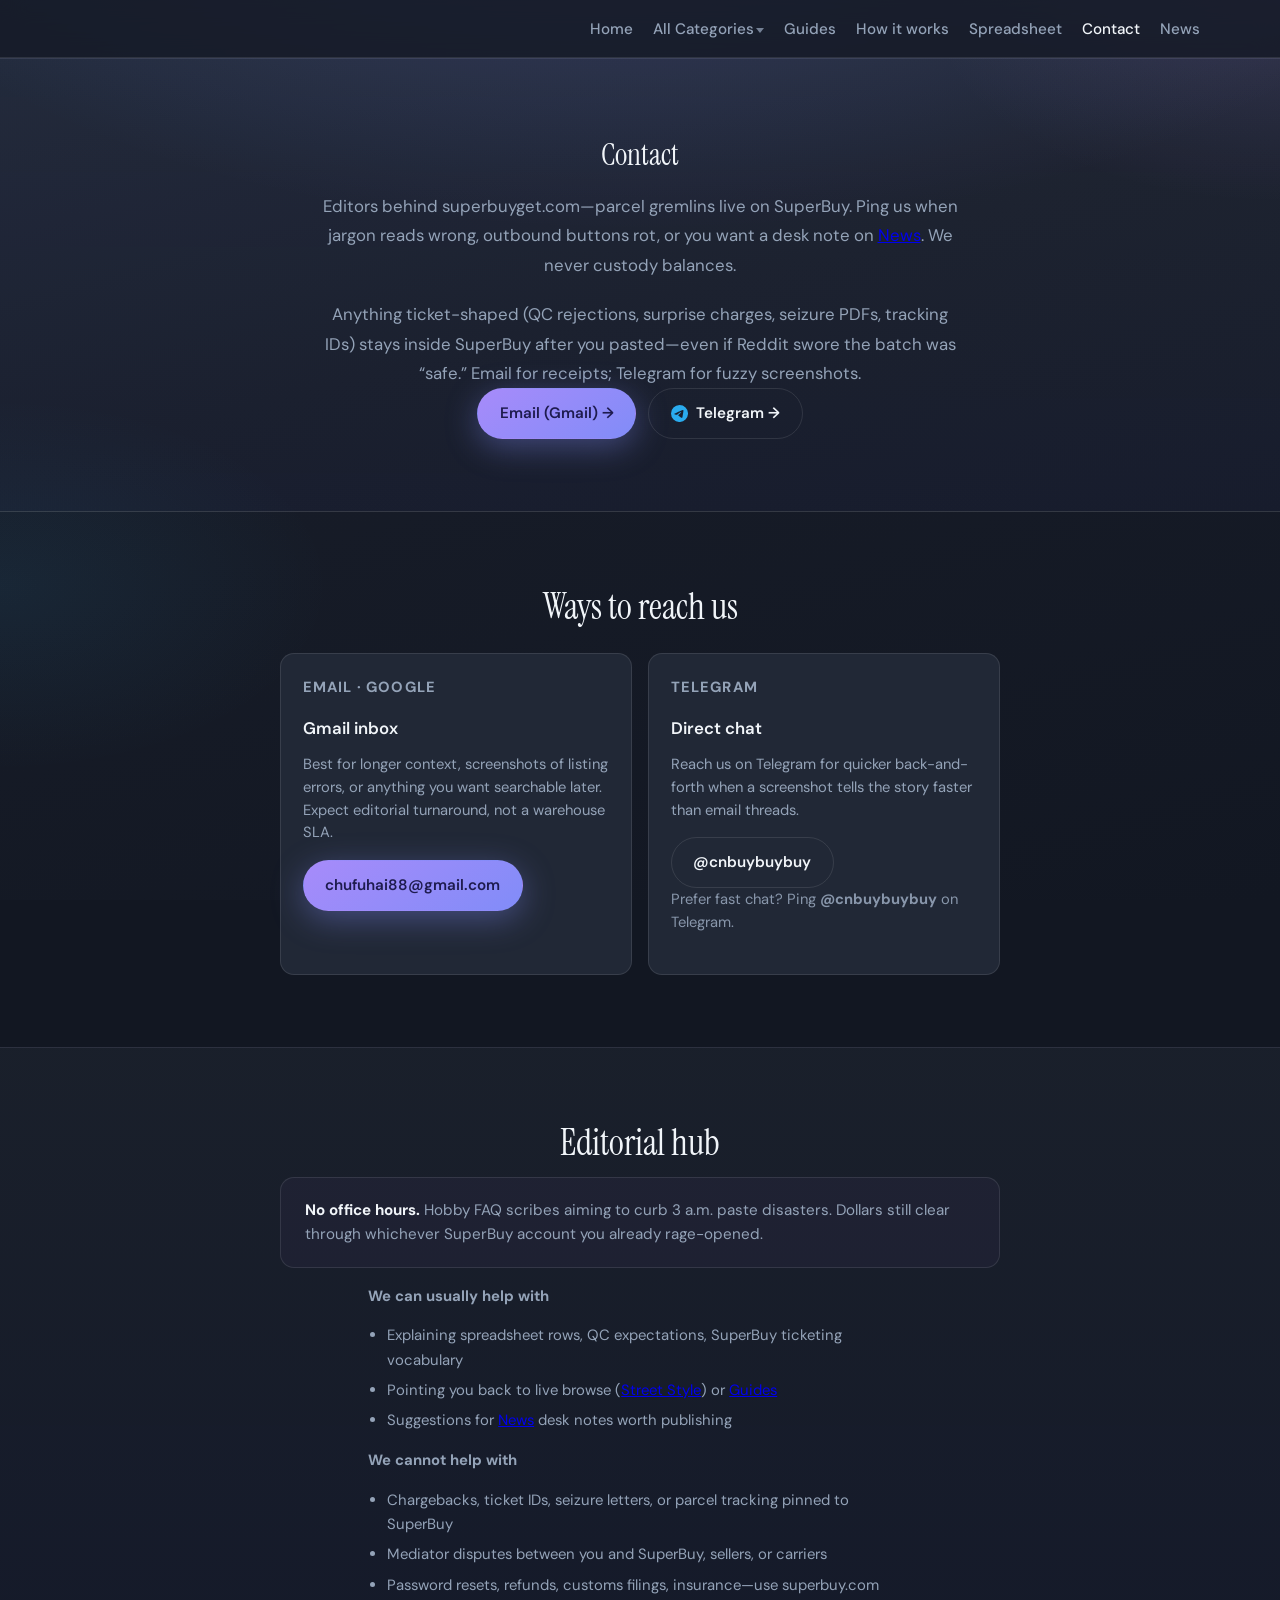
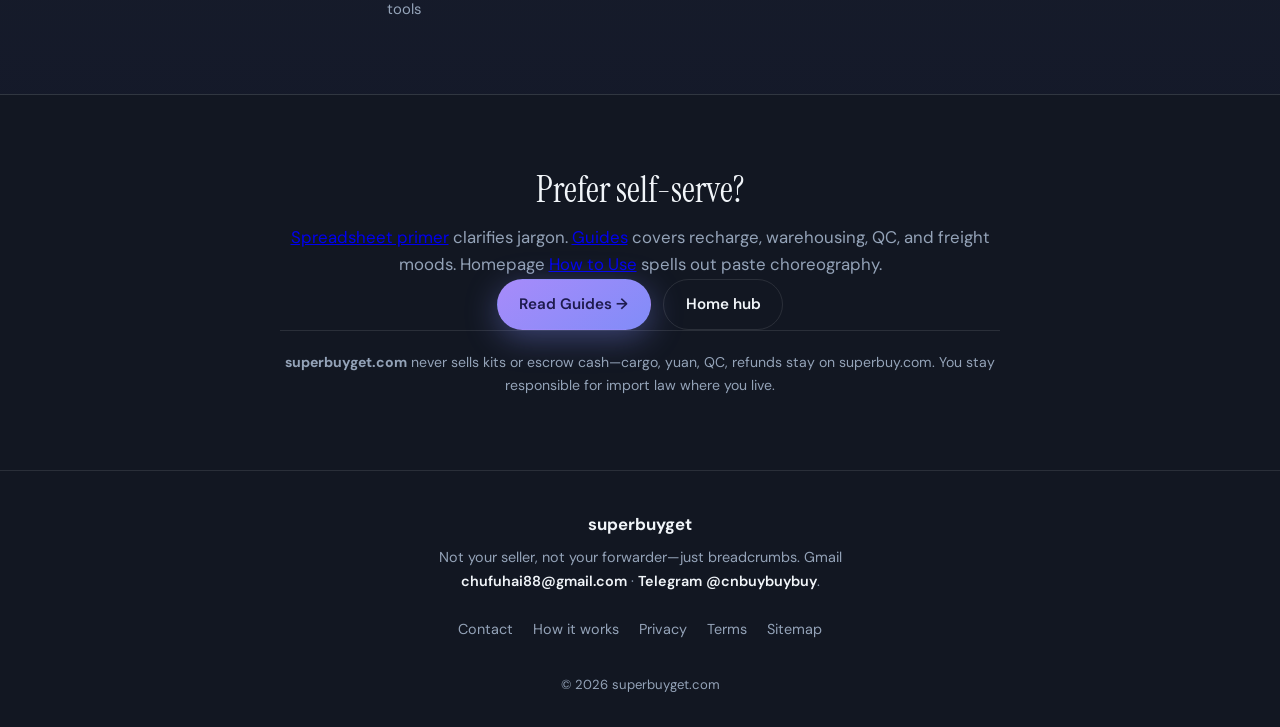
<file: contact.html>
﻿<!DOCTYPE html>
<html lang="en">
<head>
  <meta charset="UTF-8">
  <meta name="viewport" content="width=device-width, initial-scale=1">
  <title>Superbuy - Contact | superbuyget.com</title>
  <meta name="description" content="Email or Telegram superbuyget.com editors for glossary fixes, dead partner links, or story ideas—we never touch superbuy.com ticketing balances. Editorial only.">
  <link rel="canonical" href="https://www.superbuyget.com/contact.html">
  <meta name="robots" content="index,follow,max-image-preview:large">
  <meta property="og:type" content="website">
  <meta property="og:url" content="https://www.superbuyget.com/contact.html">
  <meta property="og:title" content="Superbuy - Contact | superbuyget.com">
  <meta property="og:description" content="Editor mail about spreadsheets—we don’t see SuperBuy parcels. Ticket IDs belong on superbuy.com.">
  <meta property="og:locale" content="en_US">
  <meta property="og:image" content="https://www.superbuyget.com/assets/img/logo-hub-wordmark.svg">
  <meta property="og:image:alt" content="superbuyget.com">
  <meta name="twitter:card" content="summary_large_image">
  <meta name="twitter:title" content="Superbuy - Contact | superbuyget.com">
  <meta name="twitter:description" content="Questions about spreadsheets, QC, or site feedback — email or Telegram. No order support.">
  <meta name="twitter:image" content="https://www.superbuyget.com/assets/img/logo-hub-wordmark.svg">
  <script type="application/ld+json">
  {"@context":"https://schema.org","@type":"BreadcrumbList","itemListElement":[
    {"@type":"ListItem","position":1,"name":"Home","item":"https://www.superbuyget.com/"},
    {"@type":"ListItem","position":2,"name":"Contact","item":"https://www.superbuyget.com/contact.html"}
  ]}
  </script>
  <link rel="preconnect" href="https://fonts.googleapis.com">
  <link rel="preconnect" href="https://fonts.gstatic.com" crossorigin>
  <link href="https://fonts.googleapis.com/css2?family=DM+Sans:ital,opsz,wght@0,9..40,400;0,9..40,500;0,9..40,600;0,9..40,700;1,9..40,400&family=Instrument+Serif:ital@0;1&display=swap" rel="stylesheet">
  <link rel="icon" href="/favicon.ico" sizes="any">
  <link rel="icon" type="image/svg+xml" href="/assets/img/site-icon.svg">
  <link rel="apple-touch-icon" href="/assets/img/apple-touch-icon.png">
  <link rel="stylesheet" href="assets/css/style.css">
</head>
<body class="page-contact">
  <a class="skip-link" href="#main">Skip to content</a>
  <header class="site-header">
    <div class="wrap header-inner">
      <a href="https://www.superbuy.com/en/page/homepage" class="header-logo" aria-label="header-logo" title="The best shopping agent help you shop from China" target="_blank" rel="noopener noreferrer"><span class="visually-hidden">Superbuy home</span></a>
      <button type="button" class="nav-toggle" aria-expanded="false" aria-controls="site-nav" id="nav-toggle">
        <span class="nav-toggle-bar"></span>
        <span class="visually-hidden">Menu</span>
      </button>
      <nav class="site-nav" id="site-nav" aria-label="Primary">
        <ul class="nav-primary">
          <li><a href="/">Home</a></li>
          <li class="nav-item-has-sub">
            <a href="https://streetstyle.maisonlooks.com/" class="nav-parent" target="_blank" rel="noopener noreferrer">All Categories <span class="nav-chevron" aria-hidden="true"></span></a>
            <ul class="nav-sub" aria-label="Product categories">
              <li><a href="https://streetstyle.maisonlooks.com/en/c/shoes" target="_blank" rel="noopener noreferrer">Shoes</a></li>
              <li><a href="https://streetstyle.maisonlooks.com/en/c/t-shirts" target="_blank" rel="noopener noreferrer">T-Shirts</a></li>
              <li><a href="https://streetstyle.maisonlooks.com/en/search?q=sweatshirt" target="_blank" rel="noopener noreferrer">Hoodies/Sweaters</a></li>
              <li><a href="https://streetstyle.maisonlooks.com/en/c/outerwear" target="_blank" rel="noopener noreferrer">Jackets</a></li>
              <li><a href="https://streetstyle.maisonlooks.com/en/c/bottoms" target="_blank" rel="noopener noreferrer">Pants/Shorts</a></li>
              <li><a href="https://streetstyle.maisonlooks.com/en/c/bags-backpacks" target="_blank" rel="noopener noreferrer">Bags</a></li>
              <li><a href="https://streetstyle.maisonlooks.com/en/search?q=jersey" target="_blank" rel="noopener noreferrer">Jersey</a></li>
              <li><a href="https://streetstyle.maisonlooks.com/en/search?q=cap" target="_blank" rel="noopener noreferrer">Headwear</a></li>
              <li><a href="https://streetstyle.maisonlooks.com/en/c/accessories" target="_blank" rel="noopener noreferrer">Accessories</a></li>
              <li><a href="https://streetstyle.maisonlooks.com/en/c/electronics" target="_blank" rel="noopener noreferrer">Electronics</a></li>
              <li><a href="https://streetstyle.maisonlooks.com/en/c/perfume" target="_blank" rel="noopener noreferrer">Perfume</a></li>
              <li><a href="https://streetstyle.maisonlooks.com/" target="_blank" rel="noopener noreferrer">Other Stuff</a></li>
            </ul>
          </li>
          <li><a href="/guides.html">Guides</a></li>
          <li><a href="/workflow.html">How it works</a></li>
          <li><a href="/spreadsheet.html">Spreadsheet</a></li>
          <li><a href="/contact.html" aria-current="page">Contact</a></li>
          <li><a href="/news.html">News</a></li>
        </ul>
      </nav>
    </div>
  </header>

  <main id="main">
    <section class="section section-alt nav-guides contact-quick" aria-labelledby="contact-h1">
      <div class="wrap narrow">
        <h1 id="contact-h1">Contact</h1>
        <p class="contact-lede">Editors behind superbuyget.com—parcel gremlins live on SuperBuy. Ping us when jargon reads wrong, outbound buttons rot, or you want a desk note on <a href="/news.html">News</a>. We never custody balances.</p>
        <p class="contact-lede contact-lede-tight">Anything ticket-shaped (QC rejections, surprise charges, seizure PDFs, tracking IDs) stays inside SuperBuy after you pasted—even if Reddit swore the batch was “safe.” Email for receipts; Telegram for fuzzy screenshots.</p>
        <p class="section-cta">
          <a class="btn btn-primary" href="mailto:chufuhai88@gmail.com?subject=superbuyget.com%20feedback">Email (Gmail) →</a>
          <a class="btn btn-ghost contact-telegram-cta-btn" href="https://t.me/cnbuybuybuy" target="_blank" rel="noopener noreferrer">
            <svg class="contact-telegram-cta-mark" xmlns="http://www.w3.org/2000/svg" viewBox="0 0 24 24" aria-hidden="true" focusable="false" fill="currentColor">
              <path d="M11.944 0A12 12 0 0 0 0 12a12 12 0 0 0 12 12 12 12 0 0 0 12-12A12 12 0 0 0 12 0a12 12 0 0 0-.056 0zm4.962 7.224c.1-.002.321.023.465.14a.506.506 0 0 1 .171.325c.016.093.036.306.02.472-.18 1.898-.962 6.502-1.36 8.627-.168.9-.499 1.201-.82 1.23-.696.065-1.225-.46-1.9-.902-1.056-.693-1.653-1.124-2.678-1.8-1.185-.78-.417-1.21.258-1.91.177-.184 3.247-2.977 3.307-3.23.007-.032.014-.15-.056-.212s-.174-.041-.249-.024c-.106.024-1.793 1.14-5.061 3.345-.48.33-.913.49-1.302.48-.428-.008-1.252-.241-1.865-.44-.752-.245-1.349-.374-1.297-.789.027-.216.325-.437.893-.663 3.498-1.524 5.83-2.529 6.998-3.014 3.332-1.386 4.025-1.627 4.476-1.635z"/>
            </svg>
            <span>Telegram →</span>
          </a>
        </p>
      </div>
    </section>

    <section class="section contact-reading" aria-labelledby="contact-channels-heading">
      <div class="wrap narrow">
        <h2 id="contact-channels-heading" class="guides-section-title">Ways to reach us</h2>
        <div class="contact-methods-grid">
          <article class="contact-channel-card">
            <p class="contact-channel-label">Email · Google</p>
            <h3>Gmail inbox</h3>
            <p>Best for longer context, screenshots of listing errors, or anything you want searchable later. Expect editorial turnaround, not a warehouse SLA.</p>
            <a class="btn btn-primary" href="mailto:chufuhai88@gmail.com">chufuhai88@gmail.com</a>
          </article>
          <article class="contact-channel-card">
            <p class="contact-channel-label">Telegram</p>
            <h3>Direct chat</h3>
            <p>Reach us on Telegram for quicker back-and-forth when a screenshot tells the story faster than email threads.</p>
            <a class="btn btn-ghost" href="https://t.me/cnbuybuybuy" target="_blank" rel="noopener noreferrer">@cnbuybuybuy</a>
            <p class="contact-telegram-note">Prefer fast chat? Ping <strong>@cnbuybuybuy</strong> on Telegram.</p>
          </article>
        </div>
      </div>
    </section>

    <section class="section section-alt contact-reading" aria-labelledby="hub-panel-heading">
      <div class="wrap narrow">
        <h2 id="hub-panel-heading" class="guides-section-title">Editorial hub</h2>
        <p class="contact-hub-panel"><strong>No office hours.</strong> Hobby FAQ scribes aiming to curb 3&nbsp;a.m. paste disasters. Dollars still clear through whichever SuperBuy account you already rage-opened.</p>

        <div class="contact-scope-list">
          <p><strong>We can usually help with</strong></p>
          <ul>
            <li>Explaining spreadsheet rows, QC expectations, SuperBuy ticketing vocabulary</li>
            <li>Pointing you back to live browse (<a href="https://streetstyle.maisonlooks.com/" target="_blank" rel="noopener noreferrer">Street Style</a>) or <a href="/guides.html">Guides</a></li>
            <li>Suggestions for <a href="/news.html">News</a> desk notes worth publishing</li>
          </ul>
          <p style="margin-top: 1rem;"><strong>We cannot help with</strong></p>
          <ul>
            <li>Chargebacks, ticket IDs, seizure letters, or parcel tracking pinned to SuperBuy</li>
            <li>Mediator disputes between you and SuperBuy, sellers, or carriers</li>
            <li>Password resets, refunds, customs filings, insurance—use superbuy.com tools</li>
          </ul>
        </div>
      </div>
    </section>

    <section class="section contact-reading contact-foot" aria-labelledby="stay-informed">
      <div class="wrap narrow">
        <h2 id="stay-informed" class="guides-section-title">Prefer self-serve?</h2>
        <p class="muted-p"><a href="/spreadsheet.html">Spreadsheet primer</a> clarifies jargon. <a href="/guides.html">Guides</a> covers recharge, warehousing, QC, and freight moods. Homepage <a href="/workflow.html#how-to-use">How to Use</a> spells out paste choreography.</p>
        <p class="section-cta">
          <a class="btn btn-primary" href="/guides.html">Read Guides →</a>
          <a class="btn btn-ghost" href="/">Home hub</a>
        </p>
        <p class="disclaimer" style="margin-top: 1.75rem; font-size: 0.88rem;"><strong>superbuyget.com</strong> never sells kits or escrow cash—cargo, yuan, QC, refunds stay on superbuy.com. You stay responsible for import law where you live.</p>
      </div>
    </section>
  </main>

  <footer class="site-footer" id="contact">
    <div class="wrap footer-grid">
      <div>
        <p class="footer-brand">superbuyget</p>
        <p class="footer-note">Not your seller, not your forwarder—just breadcrumbs. Gmail <a href="mailto:chufuhai88@gmail.com">chufuhai88@gmail.com</a> · <a href="https://t.me/cnbuybuybuy" target="_blank" rel="noopener noreferrer">Telegram @cnbuybuybuy</a>.</p>
      </div>
      <div class="footer-links">
        <a href="/contact.html">Contact</a>
        <a href="/workflow.html">How it works</a>
        <a href="/privacy.html">Privacy</a>
        <a href="/terms.html">Terms</a>
        <a href="https://www.superbuyget.com/sitemap.xml">Sitemap</a>
      </div>
    </div>
    <p class="copyright">© <span id="year"></span> superbuyget.com</p>
  </footer>

  <script src="assets/js/main.js" defer></script>
</body>
</html>
</file>
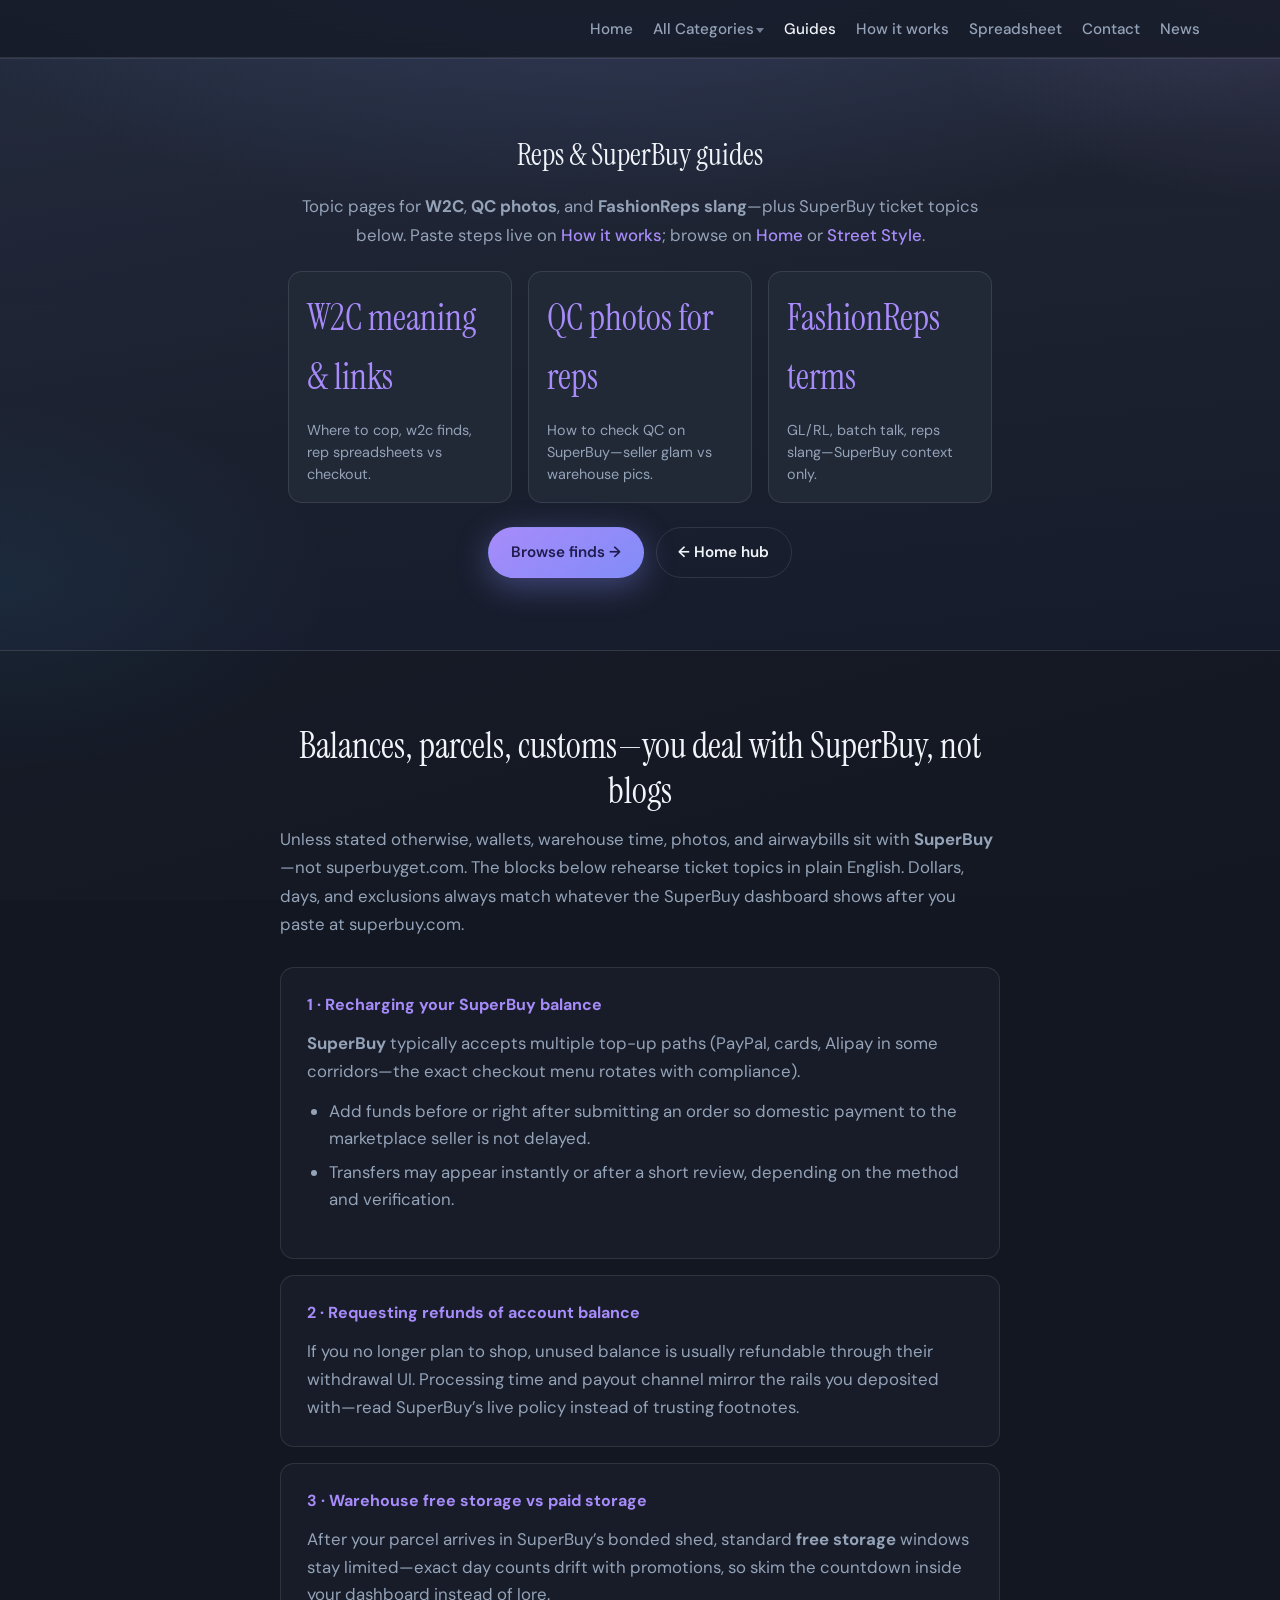
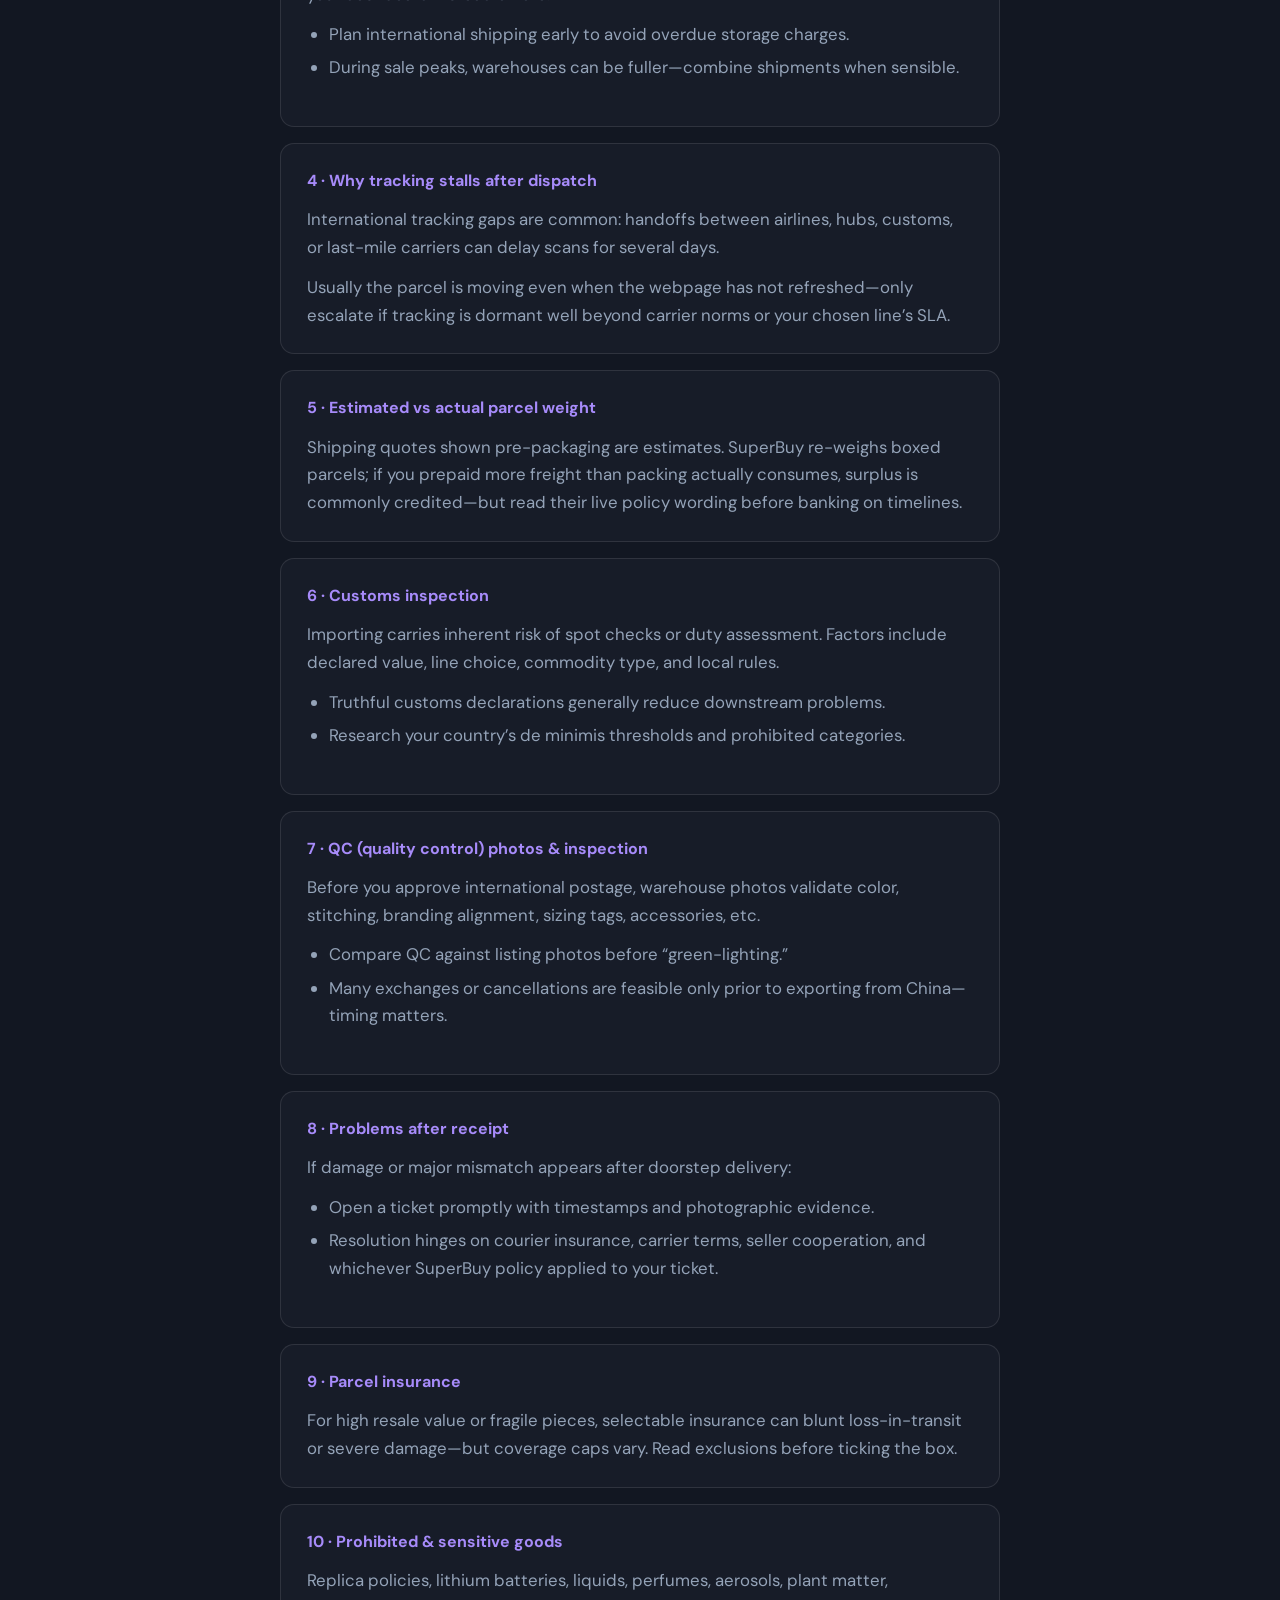
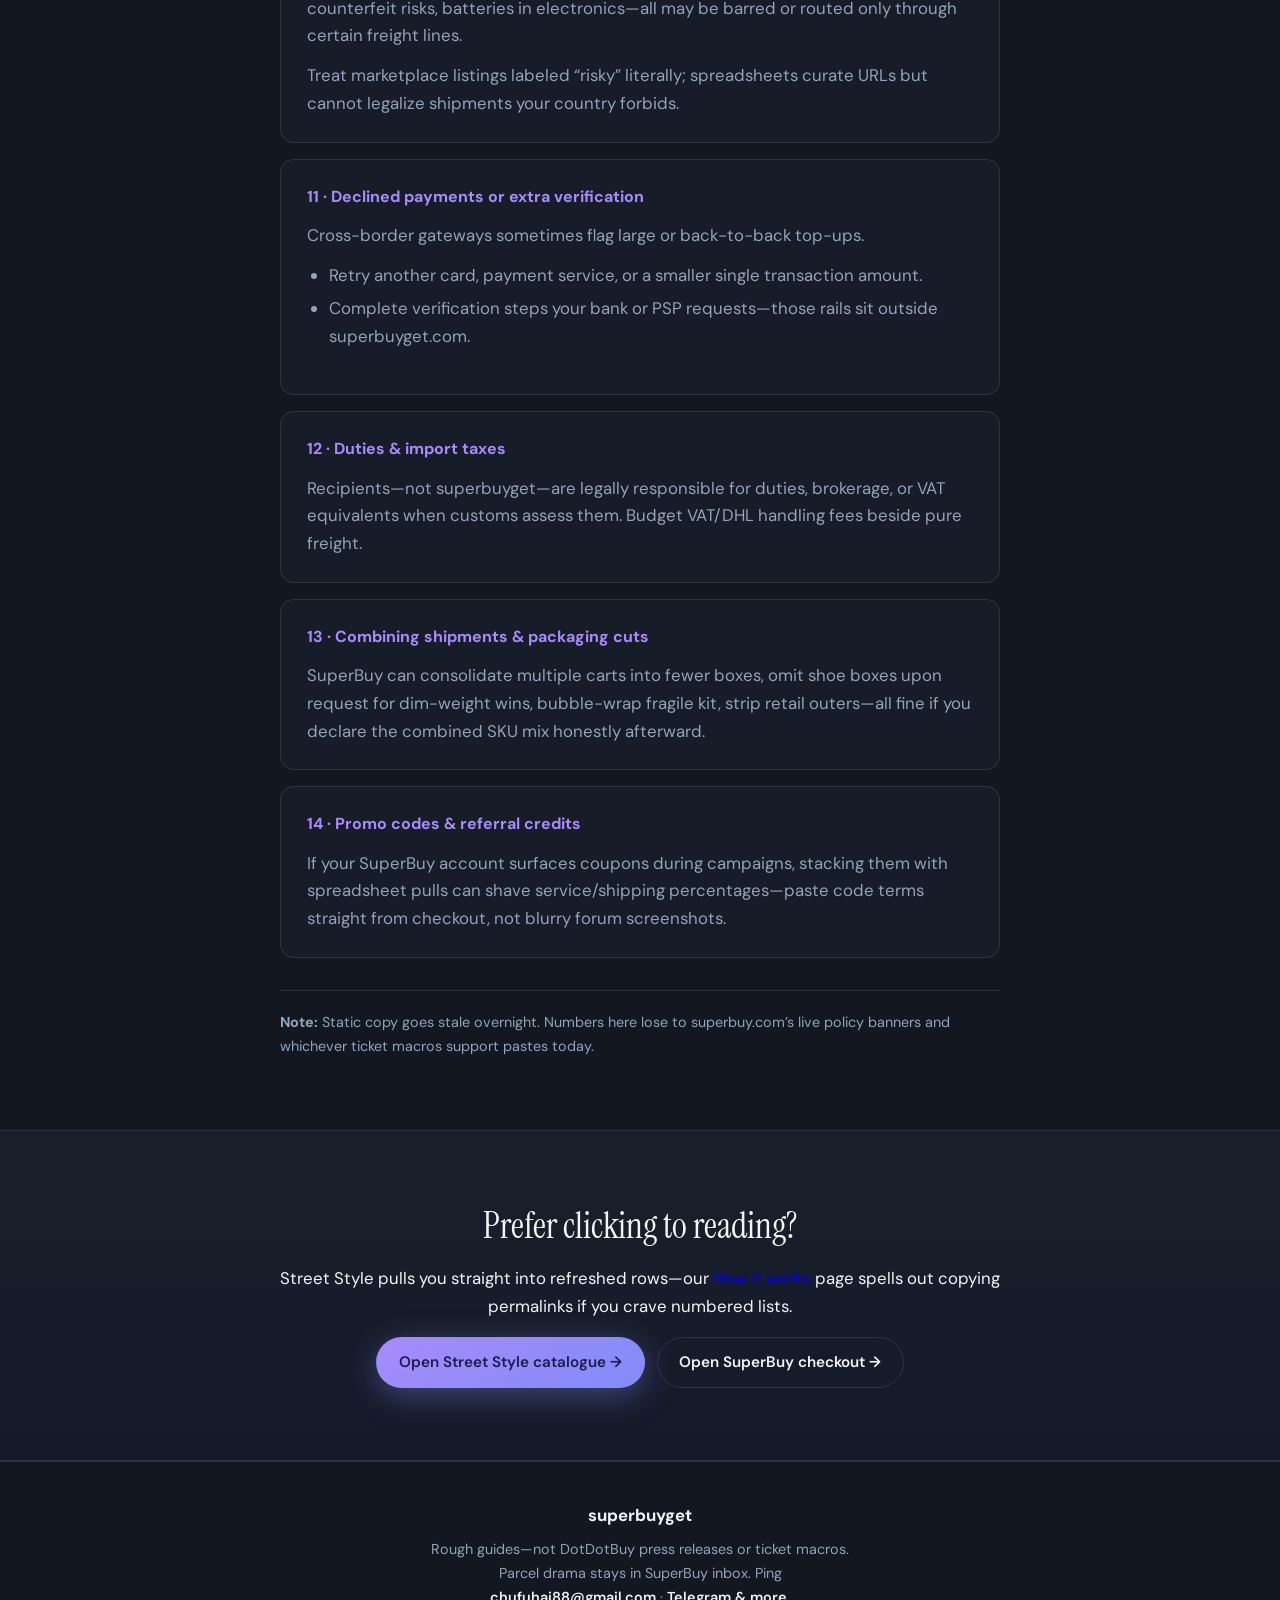
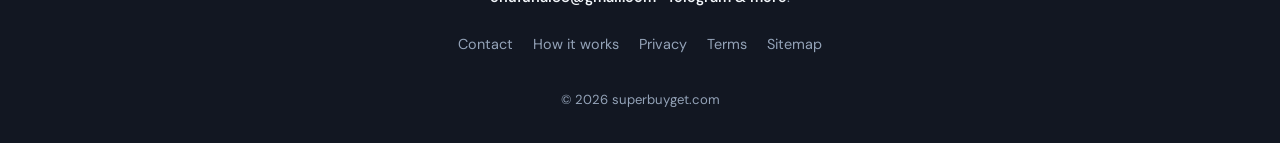
<file: guides.html>
﻿<!DOCTYPE html>
<html lang="en">
<head>
  <meta charset="UTF-8">
  <meta name="viewport" content="width=device-width, initial-scale=1">
  <title>Reps Guide &amp; SuperBuy Help | W2C, QC, FashionReps Terms | superbuyget</title>
  <meta name="description" content="Reps guide hub: W2C meaning, QC photos for reps, FashionReps slang, plus SuperBuy balance, warehouse, customs, and QC ticket topics—browse on superbuyget, checkout on superbuy.com.">
  <link rel="canonical" href="https://www.superbuyget.com/guides.html">
  <meta name="robots" content="index,follow,max-image-preview:large">
  <meta property="og:type" content="website">
  <meta property="og:url" content="https://www.superbuyget.com/guides.html">
  <meta property="og:title" content="Superbuy - Guides | superbuyget.com">
  <meta property="og:description" content="Rough walkthrough while you babysit SuperBuy dashboards—figures change when their portal ships updates overnight.">
  <meta property="og:locale" content="en_US">
  <meta property="og:image" content="https://www.superbuyget.com/assets/img/logo-hub-wordmark.svg">
  <meta property="og:image:alt" content="SuperBuy">
  <meta name="twitter:card" content="summary_large_image">
  <meta name="twitter:title" content="Superbuy - Guides | superbuyget.com">
  <meta name="twitter:description" content="Where money moves, parcels sleep, volumetric villains strike.">
  <meta name="twitter:image" content="https://www.superbuyget.com/assets/img/logo-hub-wordmark.svg">
  <script type="application/ld+json">
  {"@context":"https://schema.org","@type":"BreadcrumbList","itemListElement":[
    {"@type":"ListItem","position":1,"name":"Home","item":"https://www.superbuyget.com/"},
    {"@type":"ListItem","position":2,"name":"Guides","item":"https://www.superbuyget.com/guides.html"}
  ]}
  </script>
  <link rel="preconnect" href="https://fonts.googleapis.com">
  <link rel="preconnect" href="https://fonts.gstatic.com" crossorigin>
  <link href="https://fonts.googleapis.com/css2?family=DM+Sans:ital,opsz,wght@0,9..40,400;0,9..40,500;0,9..40,600;0,9..40,700;1,9..40,400&family=Instrument+Serif:ital@0;1&display=swap" rel="stylesheet">
  <link rel="icon" href="/favicon.ico" sizes="any">
  <link rel="icon" type="image/svg+xml" href="/assets/img/site-icon.svg">
  <link rel="apple-touch-icon" href="/assets/img/apple-touch-icon.png">
  <link rel="stylesheet" href="assets/css/style.css">
</head>
<body class="page-guides">
  <a class="skip-link" href="#main">Skip to content</a>
  <header class="site-header">
    <div class="wrap header-inner">
      <a href="https://www.superbuy.com/en/page/homepage" class="header-logo" aria-label="header-logo" title="The best shopping agent help you shop from China" target="_blank" rel="noopener noreferrer"><span class="visually-hidden">Superbuy home</span></a>
      <button type="button" class="nav-toggle" aria-expanded="false" aria-controls="site-nav" id="nav-toggle">
        <span class="nav-toggle-bar"></span>
        <span class="visually-hidden">Menu</span>
      </button>
      <nav class="site-nav" id="site-nav" aria-label="Primary">
        <ul class="nav-primary">
          <li><a href="/">Home</a></li>
          <li class="nav-item-has-sub">
            <a href="https://streetstyle.maisonlooks.com/" class="nav-parent" target="_blank" rel="noopener noreferrer">All Categories <span class="nav-chevron" aria-hidden="true"></span></a>
            <ul class="nav-sub" aria-label="Product categories">
              <li><a href="https://streetstyle.maisonlooks.com/en/c/shoes" target="_blank" rel="noopener noreferrer">Shoes</a></li>
              <li><a href="https://streetstyle.maisonlooks.com/en/c/t-shirts" target="_blank" rel="noopener noreferrer">T-Shirts</a></li>
              <li><a href="https://streetstyle.maisonlooks.com/en/search?q=sweatshirt" target="_blank" rel="noopener noreferrer">Hoodies/Sweaters</a></li>
              <li><a href="https://streetstyle.maisonlooks.com/en/c/outerwear" target="_blank" rel="noopener noreferrer">Jackets</a></li>
              <li><a href="https://streetstyle.maisonlooks.com/en/c/bottoms" target="_blank" rel="noopener noreferrer">Pants/Shorts</a></li>
              <li><a href="https://streetstyle.maisonlooks.com/en/c/bags-backpacks" target="_blank" rel="noopener noreferrer">Bags</a></li>
              <li><a href="https://streetstyle.maisonlooks.com/en/search?q=jersey" target="_blank" rel="noopener noreferrer">Jersey</a></li>
              <li><a href="https://streetstyle.maisonlooks.com/en/search?q=cap" target="_blank" rel="noopener noreferrer">Headwear</a></li>
              <li><a href="https://streetstyle.maisonlooks.com/en/c/accessories" target="_blank" rel="noopener noreferrer">Accessories</a></li>
              <li><a href="https://streetstyle.maisonlooks.com/en/c/electronics" target="_blank" rel="noopener noreferrer">Electronics</a></li>
              <li><a href="https://streetstyle.maisonlooks.com/en/c/perfume" target="_blank" rel="noopener noreferrer">Perfume</a></li>
              <li><a href="https://streetstyle.maisonlooks.com/" target="_blank" rel="noopener noreferrer">Other Stuff</a></li>
            </ul>
          </li>
          <li><a href="/guides.html" aria-current="page">Guides</a></li>
          <li><a href="/workflow.html">How it works</a></li>
          <li><a href="/spreadsheet.html">Spreadsheet</a></li>
          <li><a href="/contact.html">Contact</a></li>
          <li><a href="/news.html">News</a></li>
        </ul>
      </nav>
    </div>
  </header>

  <main id="main">
    <section class="section section-alt nav-guides guides-quick" aria-labelledby="guides-heading">
      <div class="wrap narrow">
        <h1 id="guides-heading">Reps &amp; SuperBuy guides</h1>
        <p class="guides-intro">
          Topic pages for <strong>W2C</strong>, <strong>QC photos</strong>, and <strong>FashionReps slang</strong>—plus SuperBuy ticket topics below.
          Paste steps live on <a href="/workflow.html#how-to-use">How it works</a>; browse on <a href="/#featured-picks">Home</a> or <a href="https://streetstyle.maisonlooks.com/" target="_blank" rel="noopener noreferrer">Street Style</a>.
        </p>
        <div class="guides-hub-grid" role="list">
          <a class="guides-hub-card" role="listitem" href="/guides/w2c-meaning.html">
            <h2 class="guides-hub-title">W2C meaning &amp; links</h2>
            <p>Where to cop, w2c finds, rep spreadsheets vs checkout.</p>
          </a>
          <a class="guides-hub-card" role="listitem" href="/guides/qc-reps.html">
            <h2 class="guides-hub-title">QC photos for reps</h2>
            <p>How to check QC on SuperBuy—seller glam vs warehouse pics.</p>
          </a>
          <a class="guides-hub-card" role="listitem" href="/guides/reps-glossary.html">
            <h2 class="guides-hub-title">FashionReps terms</h2>
            <p>GL/RL, batch talk, reps slang—SuperBuy context only.</p>
          </a>
        </div>
        <p class="section-cta">
          <a class="btn btn-primary" href="https://streetstyle.maisonlooks.com/" target="_blank" rel="noopener noreferrer">Browse finds →</a>
          <a class="btn btn-ghost" href="/">← Home hub</a>
        </p>
      </div>
    </section>

    <section class="section guides-reading" aria-labelledby="superbuy-guide-overview">
      <div class="wrap narrow">
        <h2 id="superbuy-guide-overview" class="guides-section-title">Balances, parcels, customs—you deal with SuperBuy, not blogs</h2>
        <p class="guides-reading-lead">Unless stated otherwise, wallets, warehouse time, photos, and airwaybills sit with <strong>SuperBuy</strong>—not superbuyget.com. The blocks below rehearse ticket topics in plain English. Dollars, days, and exclusions always match whatever the SuperBuy dashboard shows after you paste at superbuy.com.</p>

        <article class="step-card guide-topic">
          <h3 class="guide-topic-title">1 · Recharging your SuperBuy balance</h3>
          <p class="muted-p"><strong>SuperBuy</strong> typically accepts multiple top-up paths (PayPal, cards, Alipay in some corridors—the exact checkout menu rotates with compliance).</p>
          <ul class="content-list">
            <li>Add funds before or right after submitting an order so domestic payment to the marketplace seller is not delayed.</li>
            <li>Transfers may appear instantly or after a short review, depending on the method and verification.</li>
          </ul>
        </article>

        <article class="step-card guide-topic">
          <h3 class="guide-topic-title">2 · Requesting refunds of account balance</h3>
          <p>If you no longer plan to shop, unused balance is usually refundable through their withdrawal UI. Processing time and payout channel mirror the rails you deposited with—read SuperBuy’s live policy instead of trusting footnotes.</p>
        </article>

        <article class="step-card guide-topic">
          <h3 class="guide-topic-title">3 · Warehouse free storage vs paid storage</h3>
          <p>After your parcel arrives in SuperBuy’s bonded shed, standard <strong>free storage</strong> windows stay limited—exact day counts drift with promotions, so skim the countdown inside your dashboard instead of lore.</p>
          <ul class="content-list">
            <li>Plan international shipping early to avoid overdue storage charges.</li>
            <li>During sale peaks, warehouses can be fuller—combine shipments when sensible.</li>
          </ul>
        </article>

        <article class="step-card guide-topic">
          <h3 class="guide-topic-title">4 · Why tracking stalls after dispatch</h3>
          <p>International tracking gaps are common: handoffs between airlines, hubs, customs, or last-mile carriers can delay scans for several days.</p>
          <p class="muted-p">Usually the parcel is moving even when the webpage has not refreshed—only escalate if tracking is dormant well beyond carrier norms or your chosen line’s SLA.</p>
        </article>

        <article class="step-card guide-topic">
          <h3 class="guide-topic-title">5 · Estimated vs actual parcel weight</h3>
          <p>Shipping quotes shown pre-packaging are estimates. SuperBuy re-weighs boxed parcels; if you prepaid more freight than packing actually consumes, surplus is commonly credited—but read their live policy wording before banking on timelines.</p>
        </article>

        <article class="step-card guide-topic">
          <h3 class="guide-topic-title">6 · Customs inspection</h3>
          <p>Importing carries inherent risk of spot checks or duty assessment. Factors include declared value, line choice, commodity type, and local rules.</p>
          <ul class="content-list">
            <li>Truthful customs declarations generally reduce downstream problems.</li>
            <li>Research your country’s de minimis thresholds and prohibited categories.</li>
          </ul>
        </article>

        <article class="step-card guide-topic">
          <h3 class="guide-topic-title">7 · QC (quality control) photos &amp; inspection</h3>
          <p>Before you approve international postage, warehouse photos validate color, stitching, branding alignment, sizing tags, accessories, etc.</p>
          <ul class="content-list">
            <li>Compare QC against listing photos before “green-lighting.”</li>
            <li>Many exchanges or cancellations are feasible only prior to exporting from China—timing matters.</li>
          </ul>
        </article>

        <article class="step-card guide-topic">
          <h3 class="guide-topic-title">8 · Problems after receipt</h3>
          <p class="muted-p">If damage or major mismatch appears after doorstep delivery:</p>
          <ul class="content-list">
            <li>Open a ticket promptly with timestamps and photographic evidence.</li>
            <li>Resolution hinges on courier insurance, carrier terms, seller cooperation, and whichever SuperBuy policy applied to your ticket.</li>
          </ul>
        </article>

        <article class="step-card guide-topic">
          <h3 class="guide-topic-title">9 · Parcel insurance</h3>
          <p>For high resale value or fragile pieces, selectable insurance can blunt loss-in-transit or severe damage—but coverage caps vary. Read exclusions before ticking the box.</p>
        </article>

        <article class="step-card guide-topic">
          <h3 class="guide-topic-title">10 · Prohibited &amp; sensitive goods</h3>
          <p>Replica policies, lithium batteries, liquids, perfumes, aerosols, plant matter, counterfeit risks, batteries in electronics—all may be barred or routed only through certain freight lines.</p>
          <p class="muted-p">Treat marketplace listings labeled “risky” literally; spreadsheets curate URLs but cannot legalize shipments your country forbids.</p>
        </article>

        <article class="step-card guide-topic">
          <h3 class="guide-topic-title">11 · Declined payments or extra verification</h3>
          <p>Cross-border gateways sometimes flag large or back-to-back top-ups.</p>
          <ul class="content-list">
            <li>Retry another card, payment service, or a smaller single transaction amount.</li>
            <li>Complete verification steps your bank or PSP requests—those rails sit outside superbuyget.com.</li>
          </ul>
        </article>

        <article class="step-card guide-topic">
          <h3 class="guide-topic-title">12 · Duties &amp; import taxes</h3>
          <p>Recipients—not superbuyget—are legally responsible for duties, brokerage, or VAT equivalents when customs assess them. Budget VAT/DHL handling fees beside pure freight.</p>
        </article>

        <article class="step-card guide-topic">
          <h3 class="guide-topic-title">13 · Combining shipments &amp; packaging cuts</h3>
          <p>SuperBuy can consolidate multiple carts into fewer boxes, omit shoe boxes upon request for dim-weight wins, bubble-wrap fragile kit, strip retail outers—all fine if you declare the combined SKU mix honestly afterward.</p>
        </article>

        <article class="step-card guide-topic">
          <h3 class="guide-topic-title">14 · Promo codes &amp; referral credits</h3>
          <p>If your SuperBuy account surfaces coupons during campaigns, stacking them with spreadsheet pulls can shave service/shipping percentages—paste code terms straight from checkout, not blurry forum screenshots.</p>
        </article>

        <p class="guides-policy-note"><strong>Note:</strong> Static copy goes stale overnight. Numbers here lose to superbuy.com’s live policy banners and whichever ticket macros support pastes today.</p>
      </div>
    </section>

    <section class="section section-alt guides-outro" aria-labelledby="guides-next">
      <div class="wrap narrow">
        <h2 id="guides-next" class="guides-section-title">Prefer clicking to reading?</h2>
        <p>Street Style pulls you straight into refreshed rows—our <a href="/workflow.html#how-to-use">How it works</a> page spells out copying permalinks if you crave numbered lists.</p>
        <p class="section-cta">
          <a class="btn btn-primary" href="https://streetstyle.maisonlooks.com/" target="_blank" rel="noopener noreferrer">Open Street Style catalogue →</a>
          <a class="btn btn-ghost" href="https://www.superbuy.com/" target="_blank" rel="noopener noreferrer">Open SuperBuy checkout →</a>
        </p>
      </div>
    </section>
  </main>

  <footer class="site-footer" id="contact">
    <div class="wrap footer-grid">
      <div>
        <p class="footer-brand">superbuyget</p>
        <p class="footer-note">Rough guides—not DotDotBuy press releases or ticket macros. Parcel drama stays in SuperBuy inbox. Ping <a href="mailto:chufuhai88@gmail.com">chufuhai88@gmail.com</a> · <a href="/contact.html">Telegram &amp; more</a>.</p>
      </div>
      <div class="footer-links">
        <a href="/contact.html">Contact</a>
        <a href="/workflow.html">How it works</a>
        <a href="/privacy.html">Privacy</a>
        <a href="/terms.html">Terms</a>
        <a href="https://www.superbuyget.com/sitemap.xml">Sitemap</a>
      </div>
    </div>
    <p class="copyright">© <span id="year"></span> superbuyget.com</p>
  </footer>

  <script src="assets/js/main.js" defer></script>
</body>
</html>
</file>
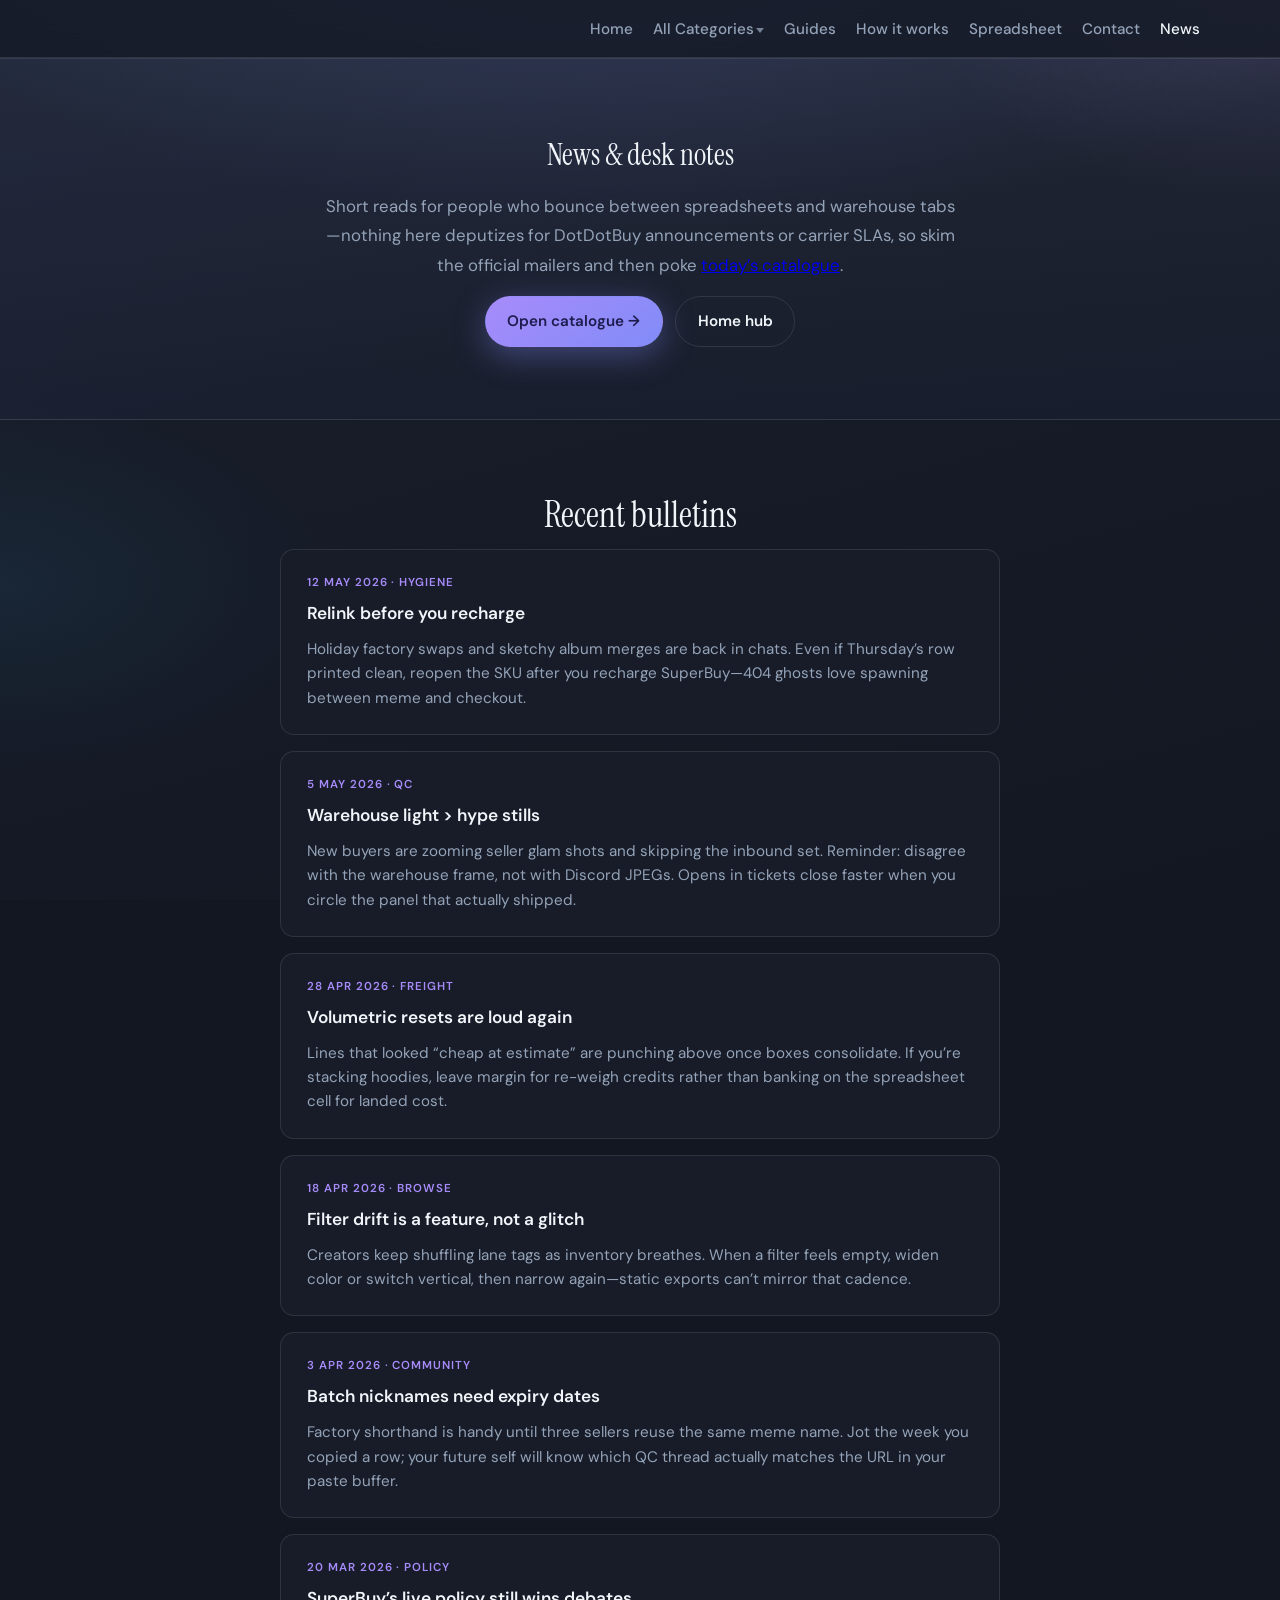
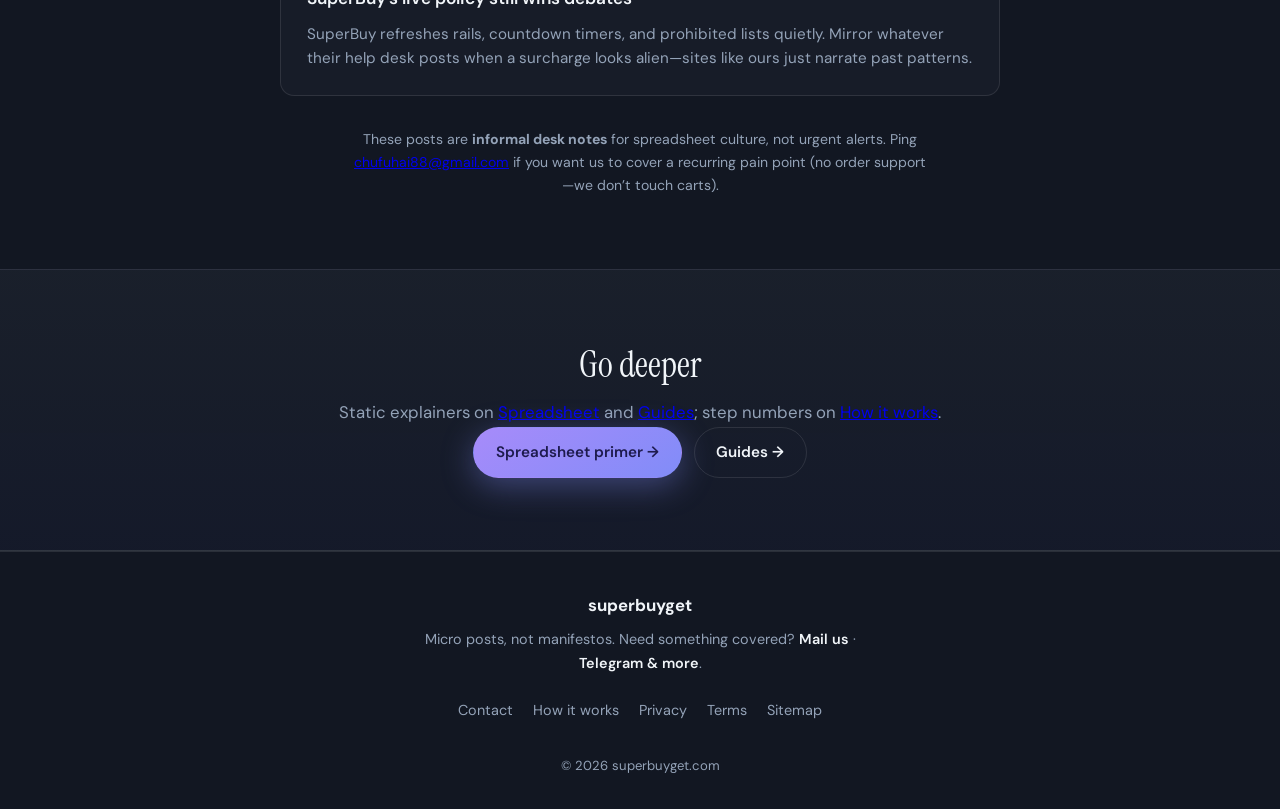
<file: news.html>
﻿<!DOCTYPE html>
<html lang="en">
<head>
  <meta charset="UTF-8">
  <meta name="viewport" content="width=device-width, initial-scale=1">
  <title>Superbuy - News | superbuyget.com</title>
  <meta name="description" content="Small updates for people chasing SuperBuy-style spreadsheet haul habits: relink hygiene, QC reality checks, freight surprises—not push alerts from carriers.">
  <link rel="canonical" href="https://www.superbuyget.com/news.html">
  <meta name="robots" content="index,follow,max-image-preview:large">
  <meta property="og:type" content="website">
  <meta property="og:url" content="https://www.superbuyget.com/news.html">
  <meta property="og:title" content="Superbuy - News | superbuyget.com">
  <meta property="og:description" content="Lightweight hygiene notes between browse refreshes—still not DotDotBuy’s changelog.">
  <meta property="og:locale" content="en_US">
  <meta property="og:image" content="https://www.superbuyget.com/assets/img/logo-hub-wordmark.svg">
  <meta property="og:image:alt" content="superbuyget • SuperBuy spreadsheet companion notes">
  <meta name="twitter:card" content="summary_large_image">
  <meta name="twitter:title" content="Superbuy - News | superbuyget.com">
  <meta name="twitter:description" content="Desk notes on link hygiene, QC, freight, and live browse for spreadsheet shoppers.">
  <meta name="twitter:image" content="https://www.superbuyget.com/assets/img/logo-hub-wordmark.svg">
  <script type="application/ld+json">
  {"@context":"https://schema.org","@type":"BreadcrumbList","itemListElement":[
    {"@type":"ListItem","position":1,"name":"Home","item":"https://www.superbuyget.com/"},
    {"@type":"ListItem","position":2,"name":"News","item":"https://www.superbuyget.com/news.html"}
  ]}
  </script>
  <link rel="preconnect" href="https://fonts.googleapis.com">
  <link rel="preconnect" href="https://fonts.gstatic.com" crossorigin>
  <link href="https://fonts.googleapis.com/css2?family=DM+Sans:ital,opsz,wght@0,9..40,400;0,9..40,500;0,9..40,600;0,9..40,700;1,9..40,400&family=Instrument+Serif:ital@0;1&display=swap" rel="stylesheet">
  <link rel="icon" href="/favicon.ico" sizes="any">
  <link rel="icon" type="image/svg+xml" href="/assets/img/site-icon.svg">
  <link rel="apple-touch-icon" href="/assets/img/apple-touch-icon.png">
  <link rel="stylesheet" href="assets/css/style.css">
</head>
<body class="page-news">
  <a class="skip-link" href="#main">Skip to content</a>
  <header class="site-header">
    <div class="wrap header-inner">
      <a href="https://www.superbuy.com/en/page/homepage" class="header-logo" aria-label="header-logo" title="The best shopping agent help you shop from China" target="_blank" rel="noopener noreferrer"><span class="visually-hidden">Superbuy home</span></a>
      <button type="button" class="nav-toggle" aria-expanded="false" aria-controls="site-nav" id="nav-toggle">
        <span class="nav-toggle-bar"></span>
        <span class="visually-hidden">Menu</span>
      </button>
      <nav class="site-nav" id="site-nav" aria-label="Primary">
        <ul class="nav-primary">
          <li><a href="/">Home</a></li>
          <li class="nav-item-has-sub">
            <a href="https://streetstyle.maisonlooks.com/" class="nav-parent" target="_blank" rel="noopener noreferrer">All Categories <span class="nav-chevron" aria-hidden="true"></span></a>
            <ul class="nav-sub" aria-label="Product categories">
              <li><a href="https://streetstyle.maisonlooks.com/en/c/shoes" target="_blank" rel="noopener noreferrer">Shoes</a></li>
              <li><a href="https://streetstyle.maisonlooks.com/en/c/t-shirts" target="_blank" rel="noopener noreferrer">T-Shirts</a></li>
              <li><a href="https://streetstyle.maisonlooks.com/en/search?q=sweatshirt" target="_blank" rel="noopener noreferrer">Hoodies/Sweaters</a></li>
              <li><a href="https://streetstyle.maisonlooks.com/en/c/outerwear" target="_blank" rel="noopener noreferrer">Jackets</a></li>
              <li><a href="https://streetstyle.maisonlooks.com/en/c/bottoms" target="_blank" rel="noopener noreferrer">Pants/Shorts</a></li>
              <li><a href="https://streetstyle.maisonlooks.com/en/c/bags-backpacks" target="_blank" rel="noopener noreferrer">Bags</a></li>
              <li><a href="https://streetstyle.maisonlooks.com/en/search?q=jersey" target="_blank" rel="noopener noreferrer">Jersey</a></li>
              <li><a href="https://streetstyle.maisonlooks.com/en/search?q=cap" target="_blank" rel="noopener noreferrer">Headwear</a></li>
              <li><a href="https://streetstyle.maisonlooks.com/en/c/accessories" target="_blank" rel="noopener noreferrer">Accessories</a></li>
              <li><a href="https://streetstyle.maisonlooks.com/en/c/electronics" target="_blank" rel="noopener noreferrer">Electronics</a></li>
              <li><a href="https://streetstyle.maisonlooks.com/en/c/perfume" target="_blank" rel="noopener noreferrer">Perfume</a></li>
              <li><a href="https://streetstyle.maisonlooks.com/" target="_blank" rel="noopener noreferrer">Other Stuff</a></li>
            </ul>
          </li>
          <li><a href="/guides.html">Guides</a></li>
          <li><a href="/workflow.html">How it works</a></li>
          <li><a href="/spreadsheet.html">Spreadsheet</a></li>
          <li><a href="/contact.html">Contact</a></li>
          <li><a href="/news.html" aria-current="page">News</a></li>
        </ul>
      </nav>
    </div>
  </header>

  <main id="main">
    <section class="section section-alt nav-guides news-quick" aria-labelledby="news-page-h1">
      <div class="wrap narrow">
        <h1 id="news-page-h1">News &amp; desk notes</h1>
        <p class="news-lede">Short reads for people who bounce between spreadsheets and warehouse tabs—nothing here deputizes for DotDotBuy announcements or carrier SLAs, so skim the official mailers and then poke <a href="https://streetstyle.maisonlooks.com/" target="_blank" rel="noopener noreferrer">today’s catalogue</a>.</p>
        <p class="section-cta">
          <a class="btn btn-primary" href="https://streetstyle.maisonlooks.com/" target="_blank" rel="noopener noreferrer">Open catalogue →</a>
          <a class="btn btn-ghost" href="/">Home hub</a>
        </p>
      </div>
    </section>

    <section class="section news-reading" aria-labelledby="bulletins">
      <div class="wrap narrow">
        <h2 id="bulletins" class="guides-section-title">Recent bulletins</h2>

        <article class="step-card news-bulletin">
          <p class="news-kicker">12 May 2026 · Hygiene</p>
          <h3>Relink before you recharge</h3>
          <p>Holiday factory swaps and sketchy album merges are back in chats. Even if Thursday’s row printed clean, reopen the SKU after you recharge SuperBuy—404 ghosts love spawning between meme and checkout.</p>
        </article>

        <article class="step-card news-bulletin">
          <p class="news-kicker">5 May 2026 · QC</p>
          <h3>Warehouse light &gt; hype stills</h3>
          <p>New buyers are zooming seller glam shots and skipping the inbound set. Reminder: disagree with the warehouse frame, not with Discord JPEGs. Opens in tickets close faster when you circle the panel that actually shipped.</p>
        </article>

        <article class="step-card news-bulletin">
          <p class="news-kicker">28 Apr 2026 · Freight</p>
          <h3>Volumetric resets are loud again</h3>
          <p>Lines that looked “cheap at estimate” are punching above once boxes consolidate. If you’re stacking hoodies, leave margin for re-weigh credits rather than banking on the spreadsheet cell for landed cost.</p>
        </article>

        <article class="step-card news-bulletin">
          <p class="news-kicker">18 Apr 2026 · Browse</p>
          <h3>Filter drift is a feature, not a glitch</h3>
          <p>Creators keep shuffling lane tags as inventory breathes. When a filter feels empty, widen color or switch vertical, then narrow again—static exports can’t mirror that cadence.</p>
        </article>

        <article class="step-card news-bulletin">
          <p class="news-kicker">3 Apr 2026 · Community</p>
          <h3>Batch nicknames need expiry dates</h3>
          <p>Factory shorthand is handy until three sellers reuse the same meme name. Jot the week you copied a row; your future self will know which QC thread actually matches the URL in your paste buffer.</p>
        </article>

        <article class="step-card news-bulletin">
          <p class="news-kicker">20 Mar 2026 · Policy</p>
          <h3>SuperBuy’s live policy still wins debates</h3>
          <p>SuperBuy refreshes rails, countdown timers, and prohibited lists quietly. Mirror whatever their help desk posts when a surcharge looks alien—sites like ours just narrate past patterns.</p>
        </article>

        <p class="news-footnote">These posts are <strong>informal desk notes</strong> for spreadsheet culture, not urgent alerts. Ping <a href="mailto:chufuhai88@gmail.com">chufuhai88@gmail.com</a> if you want us to cover a recurring pain point (no order support—we don’t touch carts).</p>
      </div>
    </section>

    <section class="section section-alt news-outro" aria-labelledby="more-read">
      <div class="wrap narrow">
        <h2 id="more-read" class="guides-section-title">Go deeper</h2>
        <p class="muted-p">Static explainers on <a href="/spreadsheet.html">Spreadsheet</a> and <a href="/guides.html">Guides</a>; step numbers on <a href="/workflow.html#how-to-use">How it works</a>.</p>
        <p class="section-cta">
          <a class="btn btn-primary" href="/spreadsheet.html">Spreadsheet primer →</a>
          <a class="btn btn-ghost" href="/guides.html">Guides →</a>
        </p>
      </div>
    </section>
  </main>

  <footer class="site-footer" id="contact">
    <div class="wrap footer-grid">
      <div>
        <p class="footer-brand">superbuyget</p>
        <p class="footer-note">Micro posts, not manifestos. Need something covered? <a href="mailto:chufuhai88@gmail.com">Mail us</a> · <a href="/contact.html">Telegram &amp; more</a>.</p>
      </div>
      <div class="footer-links">
        <a href="/contact.html">Contact</a>
        <a href="/workflow.html">How it works</a>
        <a href="/privacy.html">Privacy</a>
        <a href="/terms.html">Terms</a>
        <a href="https://www.superbuyget.com/sitemap.xml">Sitemap</a>
      </div>
    </div>
    <p class="copyright">© <span id="year"></span> superbuyget.com</p>
  </footer>

  <script src="assets/js/main.js" defer></script>
</body>
</html>
</file>
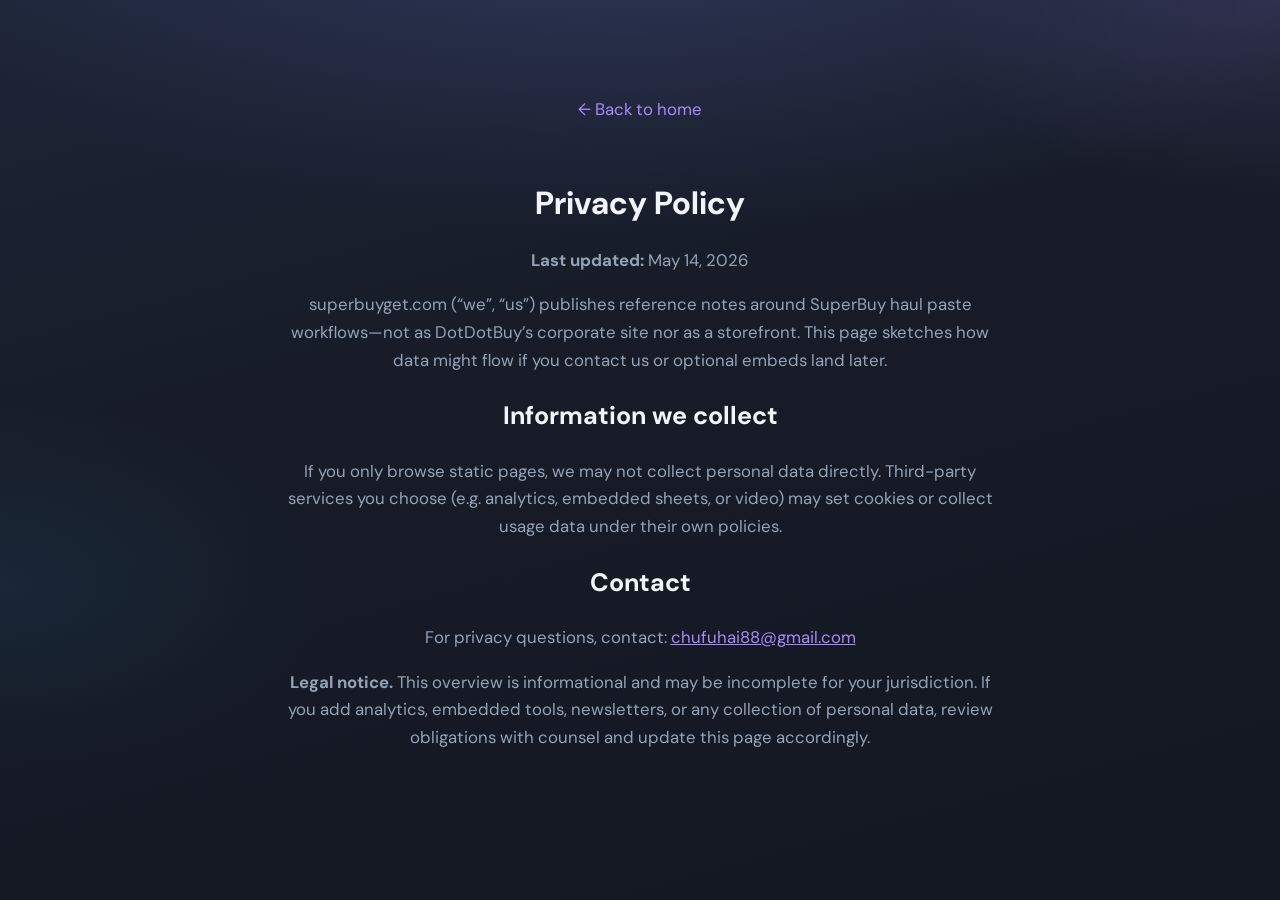
<file: privacy.html>
﻿<!DOCTYPE html>
<html lang="en">
<head>
  <meta charset="UTF-8">
  <meta name="viewport" content="width=device-width, initial-scale=1">
  <title>Superbuy - Privacy Policy | superbuyget.com</title>
  <meta name="description" content="Privacy outline for superbuyget.com—a static companion to SuperBuy paste workflows. Update if analytics or embeds arrive.">
  <link rel="canonical" href="https://www.superbuyget.com/privacy.html">
  <meta name="robots" content="index,follow">
  <meta property="og:type" content="website">
  <meta property="og:url" content="https://www.superbuyget.com/privacy.html">
  <meta property="og:title" content="Superbuy - Privacy Policy | superbuyget.com">
  <meta property="og:description" content="We mostly serve static prose; third-party widgets may still drop cookies someday.">
  <meta property="og:locale" content="en_US">
  <meta property="og:image" content="https://www.superbuyget.com/assets/img/logo-hub-wordmark.svg">
  <meta property="og:image:alt" content="superbuyget.com">
  <meta name="twitter:card" content="summary">
  <meta name="twitter:title" content="Superbuy - Privacy Policy | superbuyget.com">
  <meta name="twitter:image" content="https://www.superbuyget.com/assets/img/logo-hub-wordmark.svg">
  <script type="application/ld+json">
  {"@context":"https://schema.org","@type":"BreadcrumbList","itemListElement":[
    {"@type":"ListItem","position":1,"name":"Home","item":"https://www.superbuyget.com/"},
    {"@type":"ListItem","position":2,"name":"Privacy Policy","item":"https://www.superbuyget.com/privacy.html"}
  ]}
  </script>
  <link rel="icon" href="/favicon.ico" sizes="any">
  <link rel="icon" type="image/svg+xml" href="/assets/img/site-icon.svg">
  <link rel="apple-touch-icon" href="/assets/img/apple-touch-icon.png">
  <link rel="preconnect" href="https://fonts.googleapis.com">
  <link rel="preconnect" href="https://fonts.gstatic.com" crossorigin>
  <link href="https://fonts.googleapis.com/css2?family=DM+Sans:wght@400;600;700&display=swap" rel="stylesheet">
  <link rel="stylesheet" href="assets/css/style.css">
  <style>
    .legal { padding: 6rem 0 4rem; max-width: 720px; margin: 0 auto; width: 92vw; }
    .legal h1 { font-size: 2rem; margin-bottom: 1rem; }
    .legal p, .legal li { color: var(--muted); }
    .legal a { color: var(--accent); }
    .back { display: inline-block; margin-bottom: 2rem; color: var(--accent); text-decoration: none; }
  </style>
</head>
<body>
  <main class="legal">
    <a class="back" href="/">← Back to home</a>
    <h1>Privacy Policy</h1>
    <p><strong>Last updated:</strong> May 14, 2026</p>
    <p>superbuyget.com (“we”, “us”) publishes reference notes around SuperBuy haul paste workflows—not as DotDotBuy’s corporate site nor as a storefront. This page sketches how data might flow if you contact us or optional embeds land later.</p>
    <h2>Information we collect</h2>
    <p>If you only browse static pages, we may not collect personal data directly. Third-party services you choose (e.g. analytics, embedded sheets, or video) may set cookies or collect usage data under their own policies.</p>
    <h2>Contact</h2>
    <p>For privacy questions, contact: <a href="mailto:chufuhai88@gmail.com">chufuhai88@gmail.com</a></p>
    <p><strong>Legal notice.</strong> This overview is informational and may be incomplete for your jurisdiction. If you add analytics, embedded tools, newsletters, or any collection of personal data, review obligations with counsel and update this page accordingly.</p>
  </main>
</body>
</html>
</file>
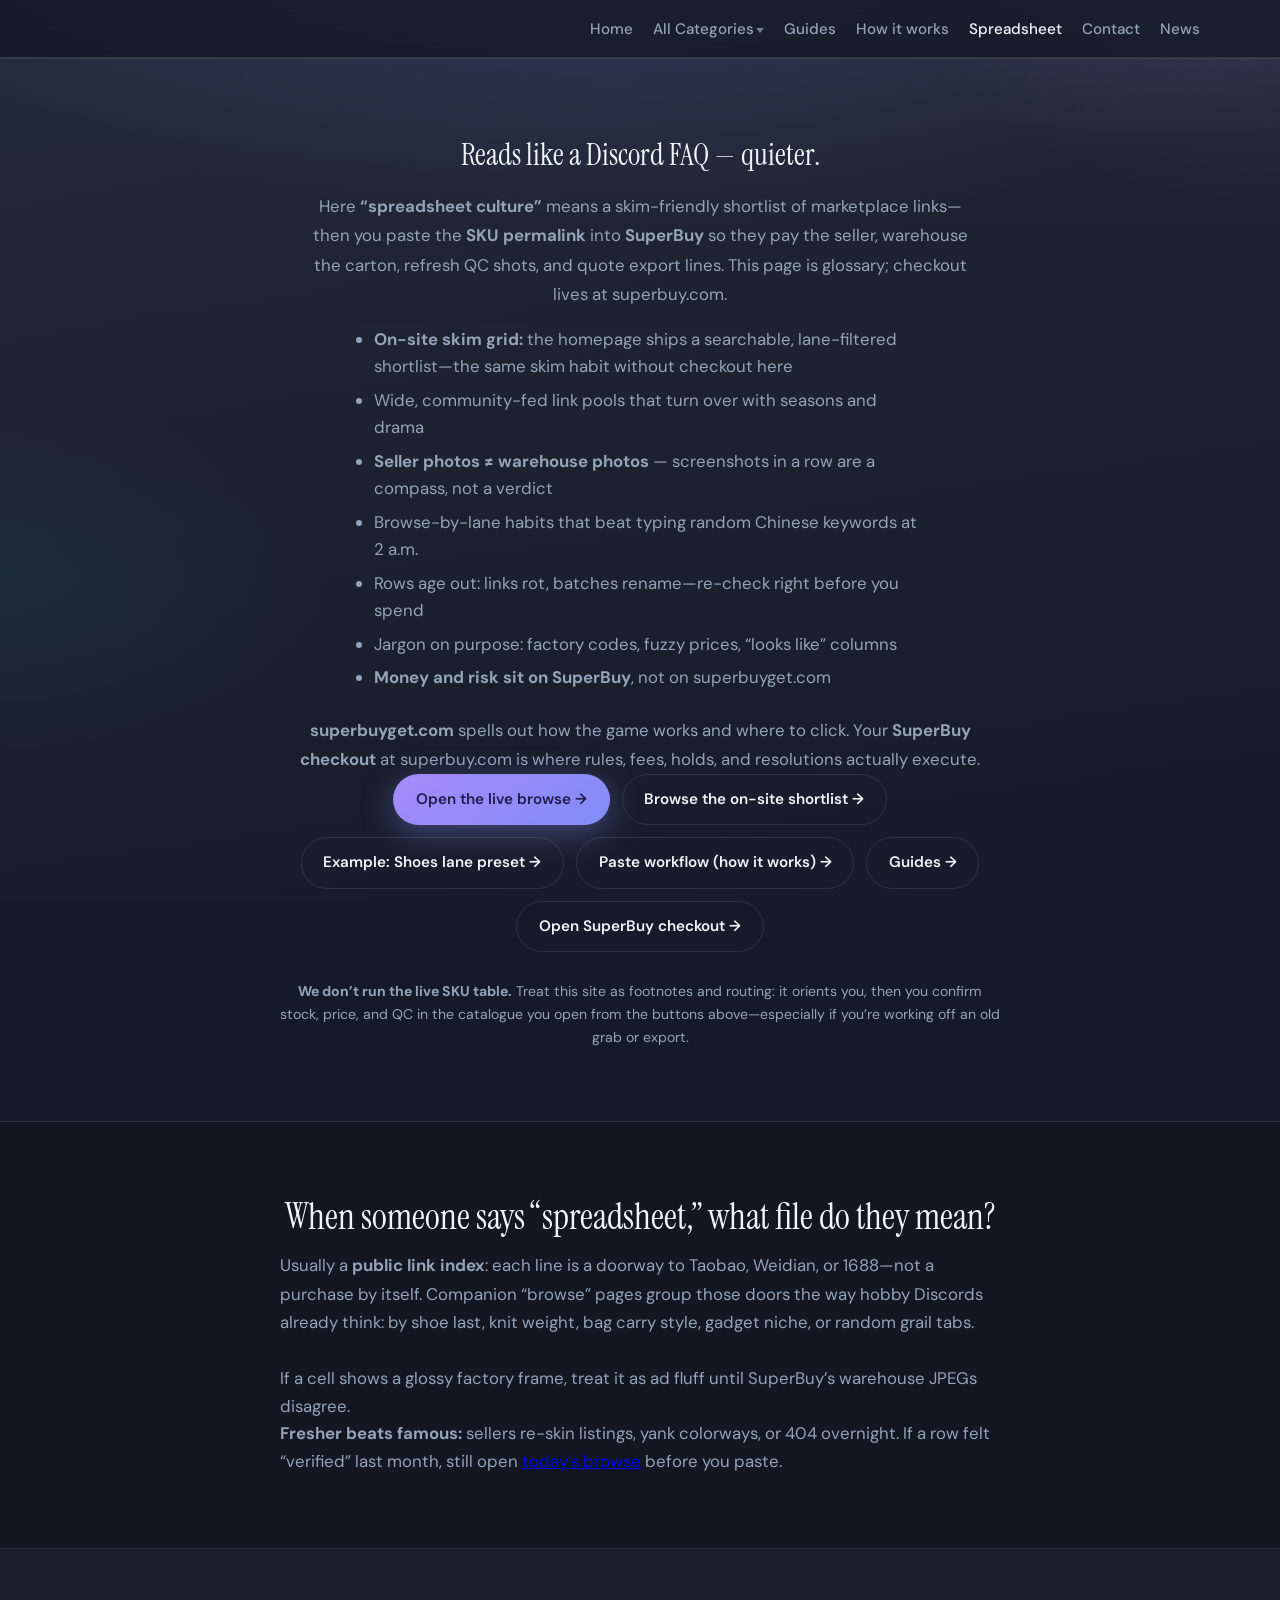
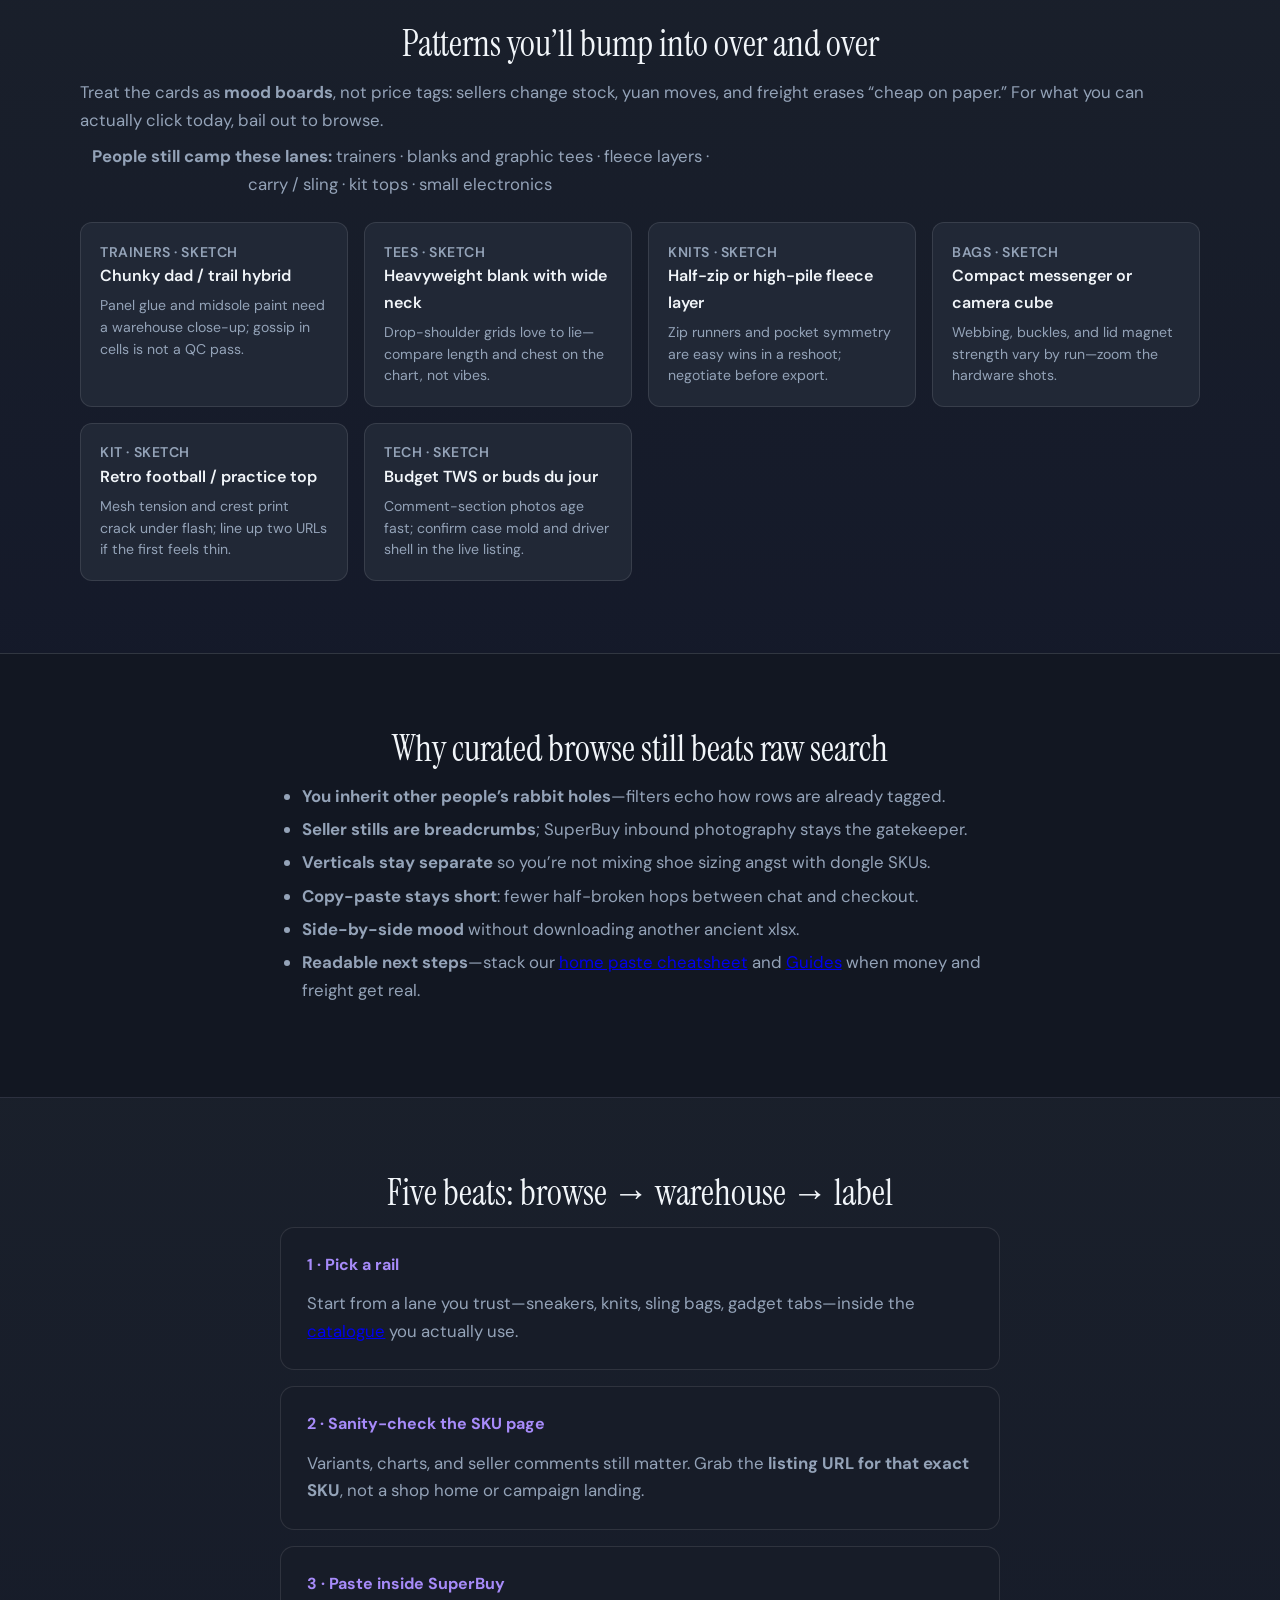
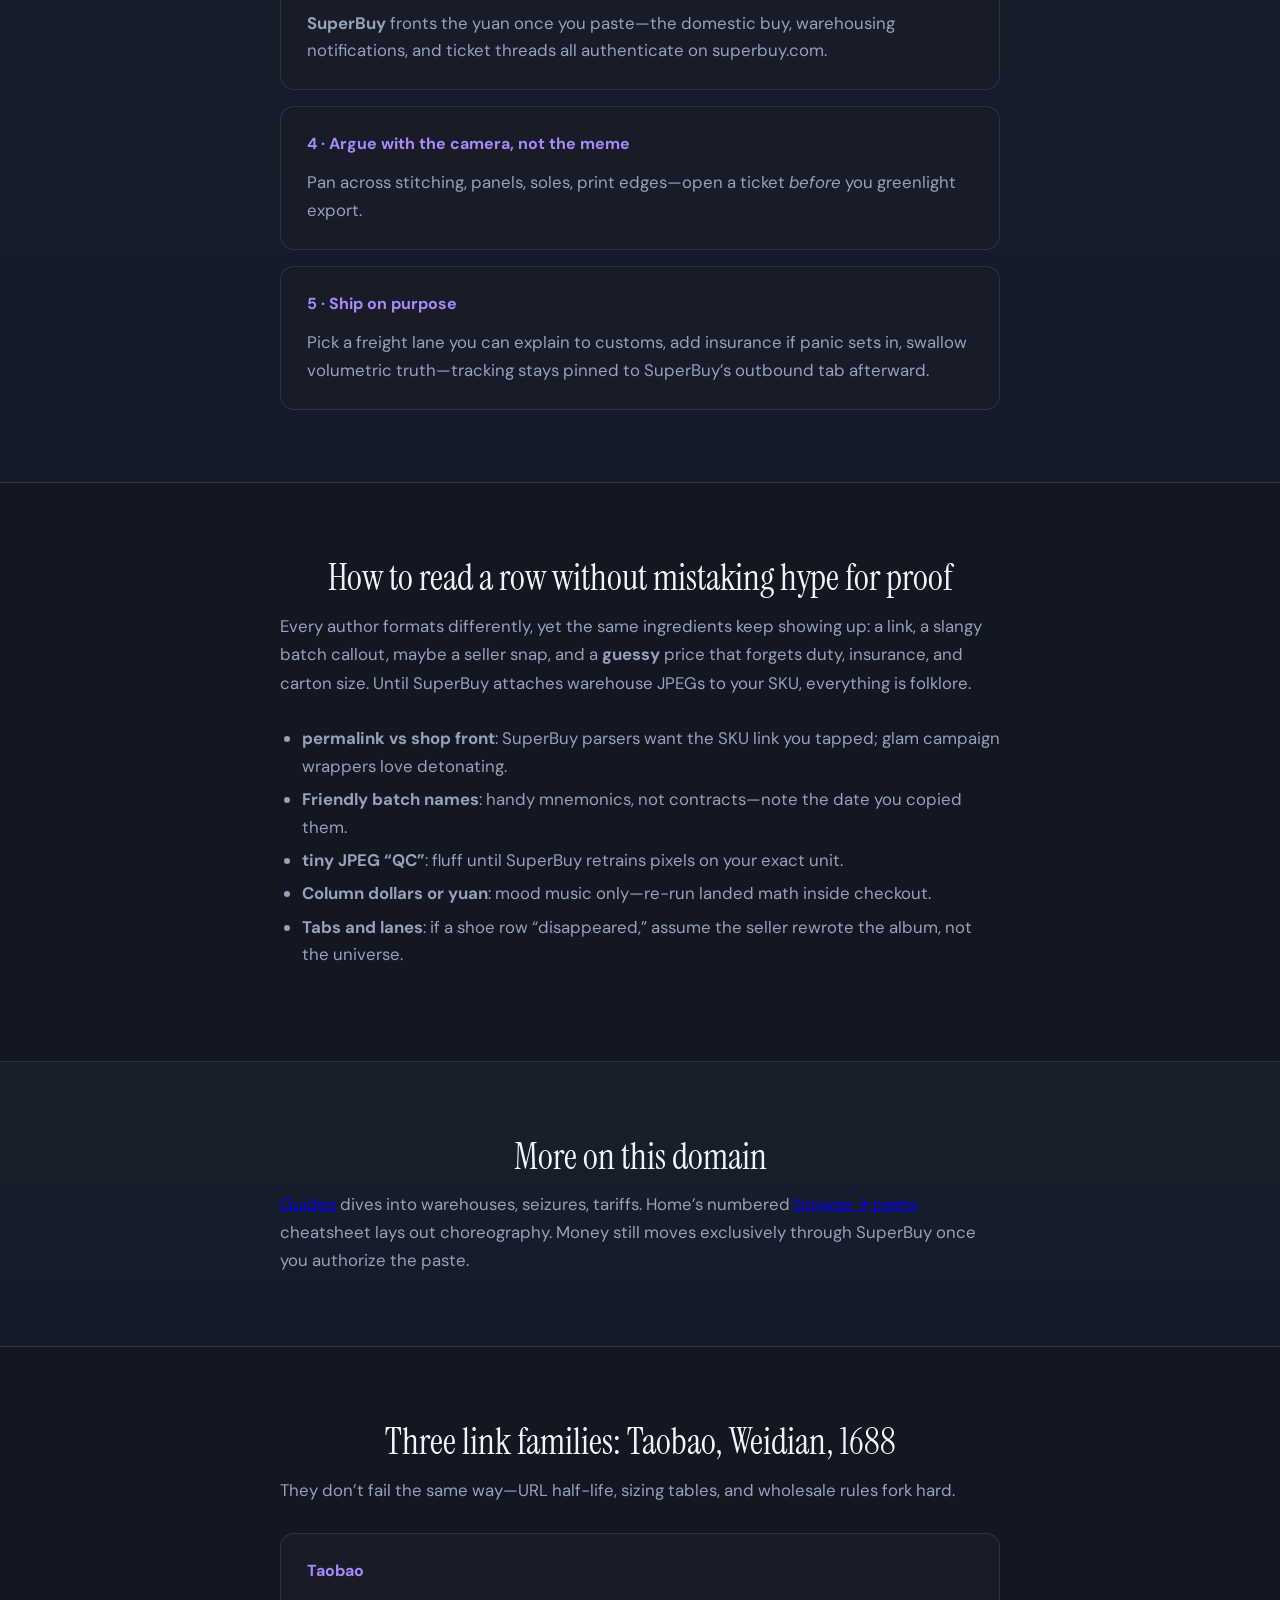
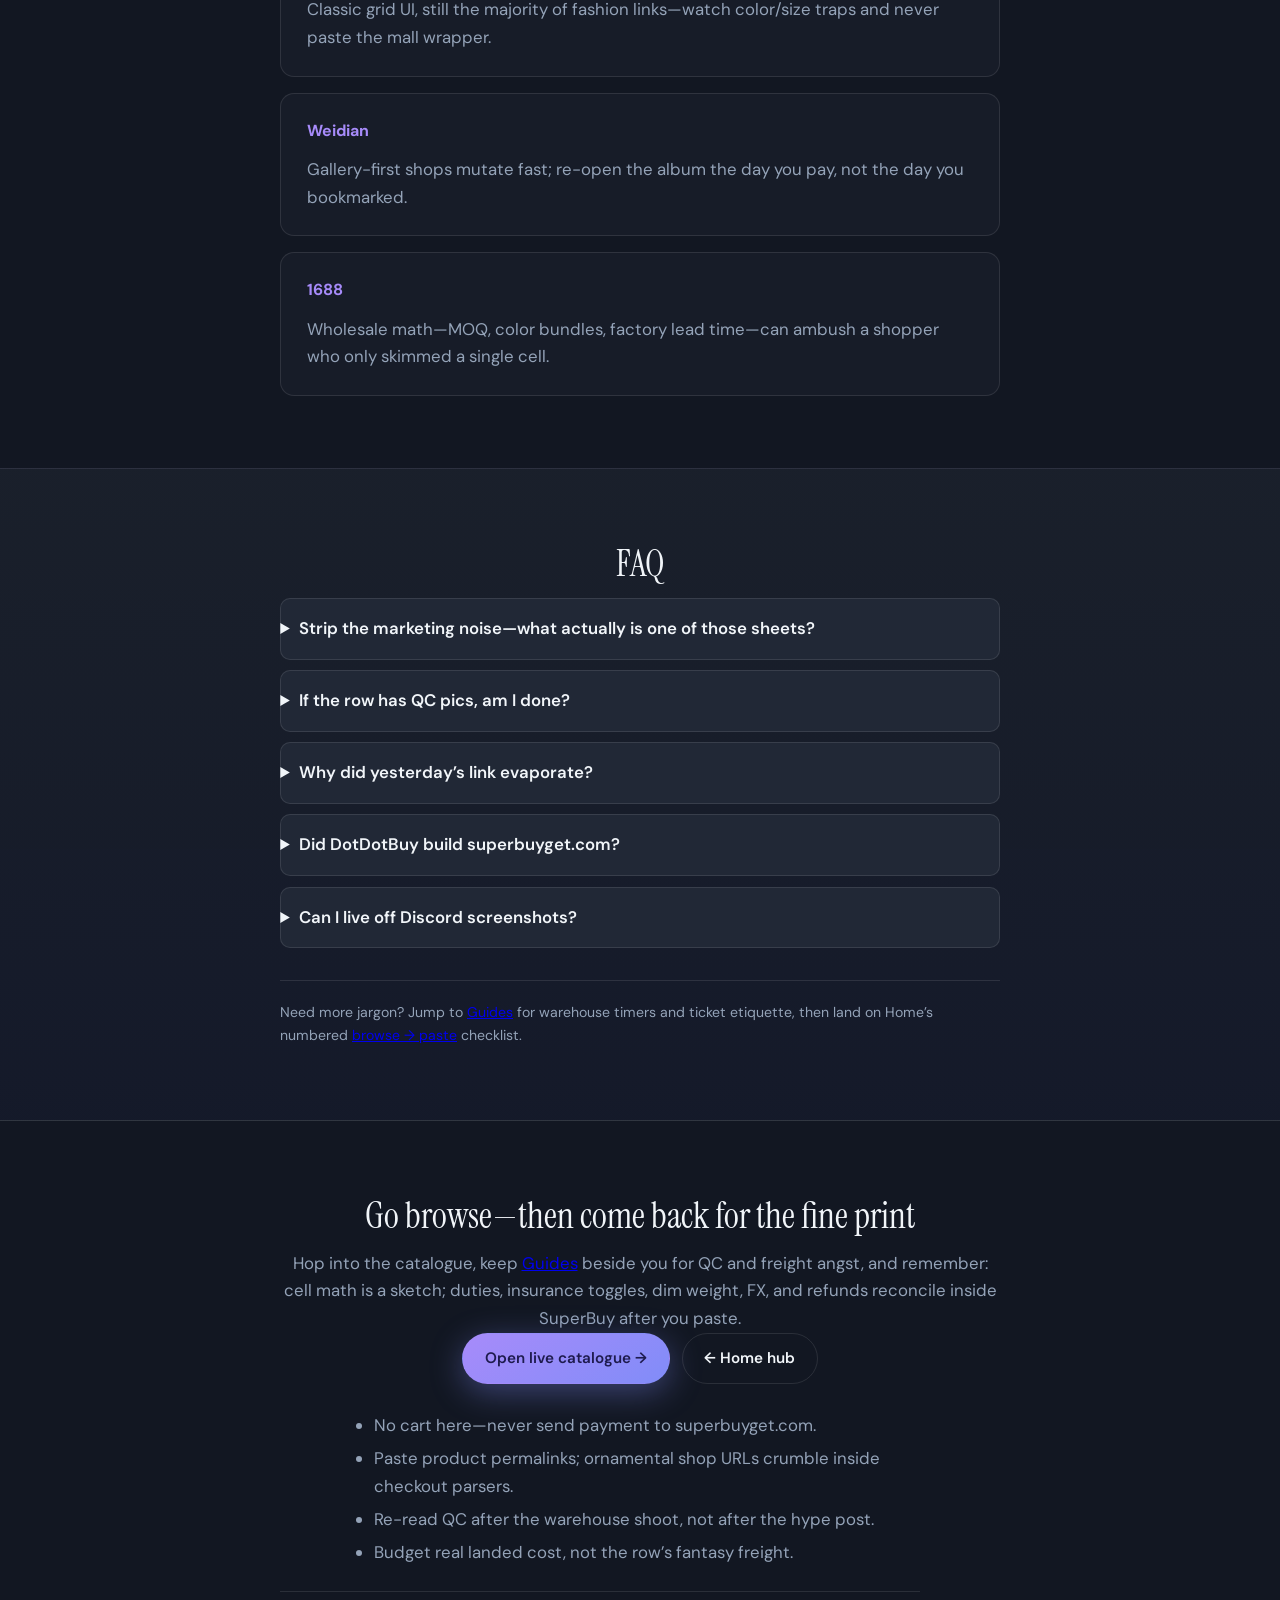
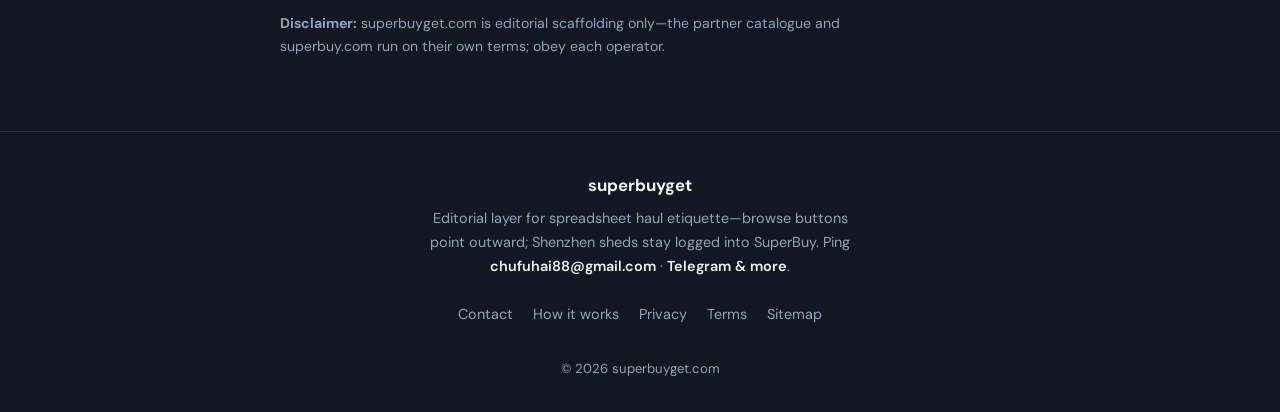
<file: spreadsheet.html>
﻿<!DOCTYPE html>
<html lang="en">
<head>
  <meta charset="UTF-8">
  <meta name="viewport" content="width=device-width, initial-scale=1">
  <title>Rep Spreadsheet &amp; Reps Spreadsheet Culture | SuperBuy Browse | superbuyget</title>
  <meta name="description" content="What a rep spreadsheet or replica spreadsheet is in 2026: link grids, w2c habits, why rows rot, and how superbuyget routes browse—checkout stays on superbuy.com. Not a million-row index.">
  <link rel="canonical" href="https://www.superbuyget.com/spreadsheet.html">
  <meta name="robots" content="index,follow,max-image-preview:large">
  <meta property="og:type" content="website">
  <meta property="og:url" content="https://www.superbuyget.com/spreadsheet.html">
  <meta property="og:title" content="Superbuy - Spreadsheet lore | superbuyget.com">
  <meta property="og:description" content="How link grids behave, why seller JPGs fib, why SuperBuy QC matters, and when to reopen browse before paste.">
  <meta property="og:locale" content="en_US">
  <meta property="og:image" content="https://www.superbuyget.com/assets/img/logo-hub-wordmark.svg">
  <meta property="og:image:alt" content="SuperBuy">
  <meta name="twitter:card" content="summary_large_image">
  <meta name="twitter:title" content="Superbuy - Spreadsheet lore | superbuyget.com">
  <meta name="twitter:description" content="For folks who scrolled too many SuperBuy spreadsheet tabs and still confuse seller glam with QC.">
  <meta name="twitter:image" content="https://www.superbuyget.com/assets/img/logo-hub-wordmark.svg">
  <script type="application/ld+json">
  {"@context":"https://schema.org","@type":"BreadcrumbList","itemListElement":[
    {"@type":"ListItem","position":1,"name":"Home","item":"https://www.superbuyget.com/"},
    {"@type":"ListItem","position":2,"name":"Spreadsheet","item":"https://www.superbuyget.com/spreadsheet.html"}
  ]}
  </script>
  <link rel="preconnect" href="https://fonts.googleapis.com">
  <link rel="preconnect" href="https://fonts.gstatic.com" crossorigin>
  <link href="https://fonts.googleapis.com/css2?family=DM+Sans:ital,opsz,wght@0,9..40,400;0,9..40,500;0,9..40,600;0,9..40,700;1,9..40,400&family=Instrument+Serif:ital@0;1&display=swap" rel="stylesheet">
  <link rel="icon" href="/favicon.ico" sizes="any">
  <link rel="icon" type="image/svg+xml" href="/assets/img/site-icon.svg">
  <link rel="apple-touch-icon" href="/assets/img/apple-touch-icon.png">
  <link rel="stylesheet" href="assets/css/style.css">
</head>
<body class="page-spreadsheet">
  <a class="skip-link" href="#main">Skip to content</a>
  <header class="site-header">
    <div class="wrap header-inner">
      <a href="https://www.superbuy.com/en/page/homepage" class="header-logo" aria-label="header-logo" title="The best shopping agent help you shop from China" target="_blank" rel="noopener noreferrer"><span class="visually-hidden">Superbuy home</span></a>
      <button type="button" class="nav-toggle" aria-expanded="false" aria-controls="site-nav" id="nav-toggle">
        <span class="nav-toggle-bar"></span>
        <span class="visually-hidden">Menu</span>
      </button>
      <nav class="site-nav" id="site-nav" aria-label="Primary">
        <ul class="nav-primary">
          <li><a href="/">Home</a></li>
          <li class="nav-item-has-sub">
            <a href="https://streetstyle.maisonlooks.com/" class="nav-parent" target="_blank" rel="noopener noreferrer">All Categories <span class="nav-chevron" aria-hidden="true"></span></a>
            <ul class="nav-sub" aria-label="Product categories">
              <li><a href="https://streetstyle.maisonlooks.com/en/c/shoes" target="_blank" rel="noopener noreferrer">Shoes</a></li>
              <li><a href="https://streetstyle.maisonlooks.com/en/c/t-shirts" target="_blank" rel="noopener noreferrer">T-Shirts</a></li>
              <li><a href="https://streetstyle.maisonlooks.com/en/search?q=sweatshirt" target="_blank" rel="noopener noreferrer">Hoodies/Sweaters</a></li>
              <li><a href="https://streetstyle.maisonlooks.com/en/c/outerwear" target="_blank" rel="noopener noreferrer">Jackets</a></li>
              <li><a href="https://streetstyle.maisonlooks.com/en/c/bottoms" target="_blank" rel="noopener noreferrer">Pants/Shorts</a></li>
              <li><a href="https://streetstyle.maisonlooks.com/en/c/bags-backpacks" target="_blank" rel="noopener noreferrer">Bags</a></li>
              <li><a href="https://streetstyle.maisonlooks.com/en/search?q=jersey" target="_blank" rel="noopener noreferrer">Jersey</a></li>
              <li><a href="https://streetstyle.maisonlooks.com/en/search?q=cap" target="_blank" rel="noopener noreferrer">Headwear</a></li>
              <li><a href="https://streetstyle.maisonlooks.com/en/c/accessories" target="_blank" rel="noopener noreferrer">Accessories</a></li>
              <li><a href="https://streetstyle.maisonlooks.com/en/c/electronics" target="_blank" rel="noopener noreferrer">Electronics</a></li>
              <li><a href="https://streetstyle.maisonlooks.com/en/c/perfume" target="_blank" rel="noopener noreferrer">Perfume</a></li>
              <li><a href="https://streetstyle.maisonlooks.com/" target="_blank" rel="noopener noreferrer">Other Stuff</a></li>
            </ul>
          </li>
          <li><a href="/guides.html">Guides</a></li>
          <li><a href="/workflow.html">How it works</a></li>
          <li><a href="/spreadsheet.html" aria-current="page">Spreadsheet</a></li>
          <li><a href="/contact.html">Contact</a></li>
          <li><a href="/news.html">News</a></li>
        </ul>
      </nav>
    </div>
  </header>

  <main id="main">
    <section class="section section-alt nav-guides spreadsheet-quick" aria-labelledby="spreadsheet-h1">
      <div class="wrap narrow">
        <h1 id="spreadsheet-h1">Reads like a Discord FAQ — quieter.</h1>
        <p class="spreadsheet-intro">Here <strong>“spreadsheet culture”</strong> means a skim-friendly shortlist of marketplace links—then you paste the <strong>SKU permalink</strong> into <strong>SuperBuy</strong> so they pay the seller, warehouse the carton, refresh QC shots, and quote export lines. This page is glossary; checkout lives at superbuy.com.</p>
        <ul class="spreadsheet-pull-list">
          <li><strong>On-site skim grid:</strong> the homepage ships a searchable, lane-filtered shortlist—the same skim habit without checkout here</li>
          <li>Wide, community-fed link pools that turn over with seasons and drama</li>
          <li><strong>Seller photos ≠ warehouse photos</strong> — screenshots in a row are a compass, not a verdict</li>
          <li>Browse-by-lane habits that beat typing random Chinese keywords at 2 a.m.</li>
          <li>Rows age out: links rot, batches rename—re-check right before you spend</li>
          <li>Jargon on purpose: factory codes, fuzzy prices, “looks like” columns</li>
          <li><strong>Money and risk sit on SuperBuy</strong>, not on superbuyget.com</li>
        </ul>
        <p class="guides-intro"><strong>superbuyget.com</strong> spells out how the game works and where to click. Your <strong>SuperBuy checkout</strong> at superbuy.com is where rules, fees, holds, and resolutions actually execute.</p>
        <p class="section-cta">
          <a class="btn btn-primary" href="https://streetstyle.maisonlooks.com/" target="_blank" rel="noopener noreferrer">Open the live browse →</a>
          <a class="btn btn-ghost" href="/#featured-picks">Browse the on-site shortlist →</a>
          <a class="btn btn-ghost" href="/?pickCat=shoes#featured-picks">Example: Shoes lane preset →</a>
          <a class="btn btn-ghost" href="/workflow.html#how-to-use">Paste workflow (how it works) →</a>
          <a class="btn btn-ghost" href="/guides.html">Guides →</a>
          <a class="btn btn-ghost" href="https://www.superbuy.com/" target="_blank" rel="noopener noreferrer">Open SuperBuy checkout →</a>
        </p>
        <p class="spreadsheet-footnote spreadsheet-footnote--inline"><strong>We don’t run the live SKU table.</strong> Treat this site as footnotes and routing: it orients you, then you confirm stock, price, and QC in the catalogue you open from the buttons above—especially if you’re working off an old grab or export.</p>
      </div>
    </section>

    <section class="section spreadsheet-reading" aria-labelledby="what-is">
      <div class="wrap narrow">
        <h2 id="what-is" class="guides-section-title">When someone says “spreadsheet,” what file do they mean?</h2>
        <p class="guides-reading-lead">Usually a <strong>public link index</strong>: each line is a doorway to Taobao, Weidian, or 1688—not a purchase by itself. Companion “browse” pages group those doors the way hobby Discords already think: by shoe last, knit weight, bag carry style, gadget niche, or random grail tabs.</p>
        <p class="muted-p">If a cell shows a glossy factory frame, treat it as ad fluff until SuperBuy’s warehouse JPEGs disagree.</p>
        <p class="muted-p"><strong>Fresher beats famous:</strong> sellers re-skin listings, yank colorways, or 404 overnight. If a row felt “verified” last month, still open <a href="https://streetstyle.maisonlooks.com/" target="_blank" rel="noopener noreferrer">today’s browse</a> before you paste.</p>
      </div>
    </section>

    <section class="section section-alt spreadsheet-reading" aria-labelledby="archetypes">
      <div class="wrap">
        <h2 id="archetypes" class="guides-section-title">Patterns you’ll bump into over and over</h2>
        <p class="guides-reading-lead spreadsheet-archetypes-lead">Treat the cards as <strong>mood boards</strong>, not price tags: sellers change stock, yuan moves, and freight erases “cheap on paper.” For what you can actually click today, bail out to browse.</p>
        <p class="muted-p spreadsheet-hot-filters"><strong>People still camp these lanes:</strong> trainers · blanks and graphic tees · fleece layers · carry / sling · kit tops · small electronics</p>

        <div class="spreadsheet-archetype-grid">
          <article class="archetype-card">
            <p class="archetype-meta">Trainers · Sketch</p>
            <h3>Chunky dad / trail hybrid</h3>
            <p>Panel glue and midsole paint need a warehouse close-up; gossip in cells is not a QC pass.</p>
          </article>
          <article class="archetype-card">
            <p class="archetype-meta">Tees · Sketch</p>
            <h3>Heavyweight blank with wide neck</h3>
            <p>Drop-shoulder grids love to lie—compare length and chest on the chart, not vibes.</p>
          </article>
          <article class="archetype-card">
            <p class="archetype-meta">Knits · Sketch</p>
            <h3>Half-zip or high-pile fleece layer</h3>
            <p>Zip runners and pocket symmetry are easy wins in a reshoot; negotiate before export.</p>
          </article>
          <article class="archetype-card">
            <p class="archetype-meta">Bags · Sketch</p>
            <h3>Compact messenger or camera cube</h3>
            <p>Webbing, buckles, and lid magnet strength vary by run—zoom the hardware shots.</p>
          </article>
          <article class="archetype-card">
            <p class="archetype-meta">Kit · Sketch</p>
            <h3>Retro football / practice top</h3>
            <p>Mesh tension and crest print crack under flash; line up two URLs if the first feels thin.</p>
          </article>
          <article class="archetype-card">
            <p class="archetype-meta">Tech · Sketch</p>
            <h3>Budget TWS or buds du jour</h3>
            <p>Comment-section photos age fast; confirm case mold and driver shell in the live listing.</p>
          </article>
        </div>
      </div>
    </section>

    <section class="section spreadsheet-reading" aria-labelledby="why-wins">
      <div class="wrap narrow">
        <h2 id="why-wins" class="guides-section-title">Why curated browse still beats raw search</h2>
        <ul class="content-list">
          <li><strong>You inherit other people’s rabbit holes</strong>—filters echo how rows are already tagged.</li>
          <li><strong>Seller stills are breadcrumbs</strong>; SuperBuy inbound photography stays the gatekeeper.</li>
          <li><strong>Verticals stay separate</strong> so you’re not mixing shoe sizing angst with dongle SKUs.</li>
          <li><strong>Copy-paste stays short</strong>: fewer half-broken hops between chat and checkout.</li>
          <li><strong>Side-by-side mood</strong> without downloading another ancient xlsx.</li>
          <li><strong>Readable next steps</strong>—stack our <a href="/workflow.html#how-to-use">home paste cheatsheet</a> and <a href="/guides.html">Guides</a> when money and freight get real.</li>
        </ul>
      </div>
    </section>

    <section class="section section-alt spreadsheet-reading" aria-labelledby="workflow">
      <div class="wrap narrow">
        <h2 id="workflow" class="guides-section-title">Five beats: browse → warehouse → label</h2>

        <article class="step-card guide-topic">
          <h3 class="guide-topic-title">1 · Pick a rail</h3>
          <p class="muted-p">Start from a lane you trust—sneakers, knits, sling bags, gadget tabs—inside the <a href="https://streetstyle.maisonlooks.com/" target="_blank" rel="noopener noreferrer">catalogue</a> you actually use.</p>
        </article>
        <article class="step-card guide-topic">
          <h3 class="guide-topic-title">2 · Sanity-check the SKU page</h3>
          <p class="muted-p">Variants, charts, and seller comments still matter. Grab the <strong>listing URL for that exact SKU</strong>, not a shop home or campaign landing.</p>
        </article>
        <article class="step-card guide-topic">
          <h3 class="guide-topic-title">3 · Paste inside SuperBuy</h3>
          <p class="muted-p"><strong>SuperBuy</strong> fronts the yuan once you paste—the domestic buy, warehousing notifications, and ticket threads all authenticate on superbuy.com.</p>
        </article>
        <article class="step-card guide-topic">
          <h3 class="guide-topic-title">4 · Argue with the camera, not the meme</h3>
          <p class="muted-p">Pan across stitching, panels, soles, print edges—open a ticket <em>before</em> you greenlight export.</p>
        </article>
        <article class="step-card guide-topic">
          <h3 class="guide-topic-title">5 · Ship on purpose</h3>
          <p class="muted-p">Pick a freight lane you can explain to customs, add insurance if panic sets in, swallow volumetric truth—tracking stays pinned to SuperBuy’s outbound tab afterward.</p>
        </article>
      </div>
    </section>

    <section class="section spreadsheet-reading" aria-labelledby="reading-rows">
      <div class="wrap narrow">
        <h2 id="reading-rows" class="guides-section-title">How to read a row without mistaking hype for proof</h2>
        <p class="guides-reading-lead">Every author formats differently, yet the same ingredients keep showing up: a link, a slangy batch callout, maybe a seller snap, and a <strong>guessy</strong> price that forgets duty, insurance, and carton size. Until SuperBuy attaches warehouse JPEGs to your SKU, everything is folklore.</p>
        <ul class="content-list">
          <li><strong>permalink vs shop front</strong>: SuperBuy parsers want the SKU link you tapped; glam campaign wrappers love detonating.</li>
          <li><strong>Friendly batch names</strong>: handy mnemonics, not contracts—note the date you copied them.</li>
          <li><strong>tiny JPEG “QC”</strong>: fluff until SuperBuy retrains pixels on your exact unit.</li>
          <li><strong>Column dollars or yuan</strong>: mood music only—re-run landed math inside checkout.</li>
          <li><strong>Tabs and lanes</strong>: if a shoe row “disappeared,” assume the seller rewrote the album, not the universe.</li>
        </ul>
      </div>
    </section>

    <section class="section section-alt spreadsheet-reading" aria-labelledby="companions">
      <div class="wrap narrow">
        <h2 id="companions" class="guides-section-title">More on this domain</h2>
        <p class="muted-p"><a href="/guides.html">Guides</a> dives into warehouses, seizures, tariffs. Home’s numbered <a href="/workflow.html#how-to-use">browse → paste</a> cheatsheet lays out choreography. Money still moves exclusively through SuperBuy once you authorize the paste.</p>
      </div>
    </section>

    <section class="section spreadsheet-reading" aria-labelledby="marketplaces">
      <div class="wrap narrow">
        <h2 id="marketplaces" class="guides-section-title">Three link families: Taobao, Weidian, 1688</h2>
        <p class="guides-reading-lead">They don’t fail the same way—URL half-life, sizing tables, and wholesale rules fork hard.</p>
        <article class="step-card guide-topic">
          <h3 class="guide-topic-title">Taobao</h3>
          <p class="muted-p">Classic grid UI, still the majority of fashion links—watch color/size traps and never paste the mall wrapper.</p>
        </article>
        <article class="step-card guide-topic">
          <h3 class="guide-topic-title">Weidian</h3>
          <p class="muted-p">Gallery-first shops mutate fast; re-open the album the day you pay, not the day you bookmarked.</p>
        </article>
        <article class="step-card guide-topic">
          <h3 class="guide-topic-title">1688</h3>
          <p class="muted-p">Wholesale math—MOQ, color bundles, factory lead time—can ambush a shopper who only skimmed a single cell.</p>
        </article>
      </div>
    </section>

    <section class="section section-alt spreadsheet-reading" aria-labelledby="faq-ss">
      <div class="wrap narrow">
        <h2 id="faq-ss" class="guides-section-title">FAQ</h2>
        <div class="spreadsheet-faq">
          <details>
            <summary>Strip the marketing noise—what actually is one of those sheets?</summary>
            <p>A crowd-routed list of Chinese marketplace URLs you paste into <strong>SuperBuy</strong>. We narrate; the browse UI shows what’s live today; wallets and settlement stay on superbuy.com.</p>
          </details>
          <details>
            <summary>If the row has QC pics, am I done?</summary>
            <p>Not until <strong>SuperBuy</strong>’s warehouse set matches what you expect. Seller JPEGs are previews, not rulings.</p>
          </details>
          <details>
            <summary>Why did yesterday’s link evaporate?</summary>
            <p>Shops constantly retitle, merge, or sunset SKUs. Reload through browse instead of assuming someone “deleted your grail on purpose.”</p>
          </details>
          <details>
            <summary>Did DotDotBuy build superbuyget.com?</summary>
            <p>No—superbuyget.com isn’t DotDotBuy staff paperwork. We only explain jargon and routing; wallets, warehouses, QC, and parcel rules belong to SuperBuy once you paste at <a href="https://www.superbuy.com/" target="_blank" rel="noopener noreferrer">superbuy.com</a>.</p>
          </details>
          <details>
            <summary>Can I live off Discord screenshots?</summary>
            <p>They’re the fastest-aging artifact in the loop. Pair them with the <a href="/workflow.html#how-to-use">home checklist</a> and <a href="/guides.html">Guides</a> when something expensive is in the box.</p>
          </details>
        </div>

        <p class="spreadsheet-footnote">Need more jargon? Jump to <a href="/guides.html">Guides</a> for warehouse timers and ticket etiquette, then land on Home’s numbered <a href="/workflow.html#how-to-use">browse → paste</a> checklist.</p>
      </div>
    </section>

    <section class="section spreadsheet-outro spreadsheet-reading" aria-labelledby="ready-catalogue">
      <div class="wrap narrow">
        <h2 id="ready-catalogue" class="guides-section-title">Go browse—then come back for the fine print</h2>
        <p class="muted-p">Hop into the catalogue, keep <a href="/guides.html">Guides</a> beside you for QC and freight angst, and remember: cell math is a sketch; duties, insurance toggles, dim weight, FX, and refunds reconcile inside SuperBuy after you paste.</p>
        <p class="section-cta">
          <a class="btn btn-primary" href="https://streetstyle.maisonlooks.com/" target="_blank" rel="noopener noreferrer">Open live catalogue →</a>
          <a class="btn btn-ghost" href="/">← Home hub</a>
        </p>
        <ul class="spreadsheet-pull-list spreadsheet-outro-notes">
          <li>No cart here—never send payment to superbuyget.com.</li>
          <li>Paste product permalinks; ornamental shop URLs crumble inside checkout parsers.</li>
          <li>Re-read QC after the warehouse shoot, not after the hype post.</li>
          <li>Budget real landed cost, not the row’s fantasy freight.</li>
        </ul>
        <p class="disclaimer spreadsheet-footnote spreadsheet-outro-disclaimer"><strong>Disclaimer:</strong> superbuyget.com is editorial scaffolding only—the partner catalogue and superbuy.com run on their own terms; obey each operator.</p>
      </div>
    </section>
  </main>

  <footer class="site-footer" id="contact">
    <div class="wrap footer-grid">
      <div>
        <p class="footer-brand">superbuyget</p>
        <p class="footer-note">Editorial layer for spreadsheet haul etiquette—browse buttons point outward; Shenzhen sheds stay logged into SuperBuy. Ping <a href="mailto:chufuhai88@gmail.com">chufuhai88@gmail.com</a> · <a href="/contact.html">Telegram &amp; more</a>.</p>
      </div>
      <div class="footer-links">
        <a href="/contact.html">Contact</a>
        <a href="/workflow.html">How it works</a>
        <a href="/privacy.html">Privacy</a>
        <a href="/terms.html">Terms</a>
        <a href="https://www.superbuyget.com/sitemap.xml">Sitemap</a>
      </div>
    </div>
    <p class="copyright">© <span id="year"></span> superbuyget.com</p>
  </footer>

  <script src="assets/js/main.js" defer></script>
</body>
</html>
</file>
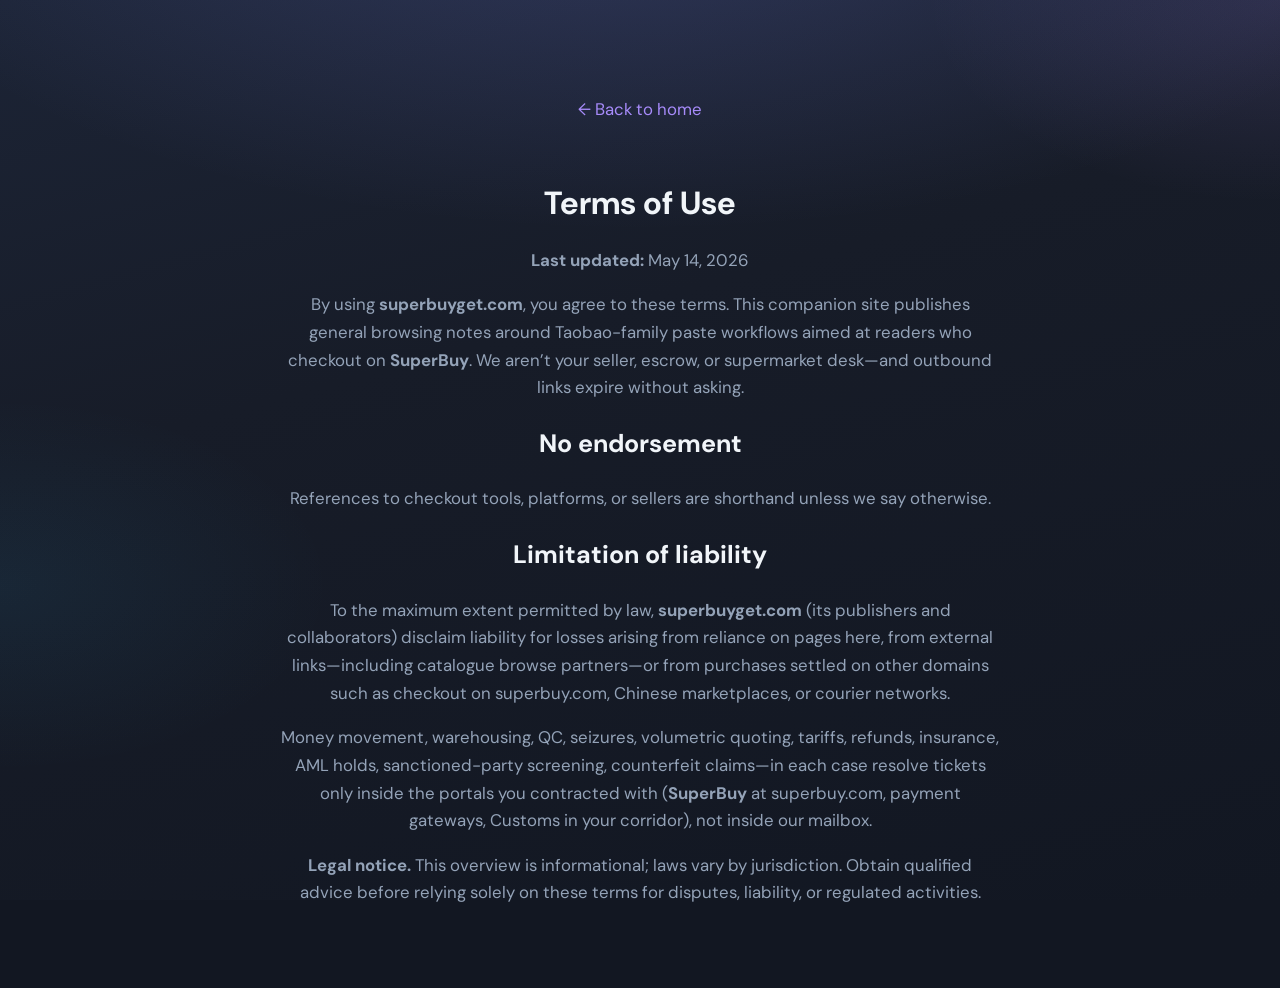
<file: terms.html>
﻿<!DOCTYPE html>
<html lang="en">
<head>
  <meta charset="UTF-8">
  <meta name="viewport" content="width=device-width, initial-scale=1">
  <title>Superbuy - Terms of Use | superbuyget.com</title>
  <meta name="description" content="Terms for superbuyget.com—SuperBuy spreadsheet companion notes, not checkout or warehousing.">
  <link rel="canonical" href="https://www.superbuyget.com/terms.html">
  <meta name="robots" content="index,follow">
  <meta property="og:type" content="website">
  <meta property="og:url" content="https://www.superbuyget.com/terms.html">
  <meta property="og:title" content="Superbuy - Terms of Use | superbuyget.com">
  <meta property="og:description" content="Read before arguing with us—we don’t settle warehouse disputes anyway.">
  <meta property="og:locale" content="en_US">
  <meta property="og:image" content="https://www.superbuyget.com/assets/img/logo-hub-wordmark.svg">
  <meta property="og:image:alt" content="superbuyget.com">
  <meta name="twitter:card" content="summary">
  <meta name="twitter:title" content="Superbuy - Terms of Use | superbuyget.com">
  <meta name="twitter:image" content="https://www.superbuyget.com/assets/img/logo-hub-wordmark.svg">
  <script type="application/ld+json">
  {"@context":"https://schema.org","@type":"BreadcrumbList","itemListElement":[
    {"@type":"ListItem","position":1,"name":"Home","item":"https://www.superbuyget.com/"},
    {"@type":"ListItem","position":2,"name":"Terms of Use","item":"https://www.superbuyget.com/terms.html"}
  ]}
  </script>
  <link rel="icon" href="/favicon.ico" sizes="any">
  <link rel="icon" type="image/svg+xml" href="/assets/img/site-icon.svg">
  <link rel="apple-touch-icon" href="/assets/img/apple-touch-icon.png">
  <link rel="preconnect" href="https://fonts.googleapis.com">
  <link rel="preconnect" href="https://fonts.gstatic.com" crossorigin>
  <link href="https://fonts.googleapis.com/css2?family=DM+Sans:wght@400;600;700&display=swap" rel="stylesheet">
  <link rel="stylesheet" href="assets/css/style.css">
  <style>
    .legal { padding: 6rem 0 4rem; max-width: 720px; margin: 0 auto; width: 92vw; }
    .legal h1 { font-size: 2rem; margin-bottom: 1rem; }
    .legal p, .legal li { color: var(--muted); }
    .legal a { color: var(--accent); }
    .back { display: inline-block; margin-bottom: 2rem; color: var(--accent); text-decoration: none; }
  </style>
</head>
<body>
  <main class="legal">
    <a class="back" href="/">← Back to home</a>
    <h1>Terms of Use</h1>
    <p><strong>Last updated:</strong> May 14, 2026</p>
    <p>By using <strong>superbuyget.com</strong>, you agree to these terms. This companion site publishes general browsing notes around Taobao-family paste workflows aimed at readers who checkout on <strong>SuperBuy</strong>. We aren’t your seller, escrow, or supermarket desk—and outbound links expire without asking.</p>
    <h2>No endorsement</h2>
    <p>References to checkout tools, platforms, or sellers are shorthand unless we say otherwise.</p>
    <h2>Limitation of liability</h2>
    <p>To the maximum extent permitted by law, <strong>superbuyget.com</strong> (its publishers and collaborators) disclaim liability for losses arising from reliance on pages here, from external links—including catalogue browse partners—or from purchases settled on other domains such as checkout on superbuy.com, Chinese marketplaces, or courier networks.</p>
    <p>Money movement, warehousing, QC, seizures, volumetric quoting, tariffs, refunds, insurance, AML holds, sanctioned-party screening, counterfeit claims—in each case resolve tickets only inside the portals you contracted with (<strong>SuperBuy</strong> at superbuy.com, payment gateways, Customs in your corridor), not inside our mailbox.</p>
    <p><strong>Legal notice.</strong> This overview is informational; laws vary by jurisdiction. Obtain qualified advice before relying solely on these terms for disputes, liability, or regulated activities.</p>
  </main>
</body>
</html>
</file>
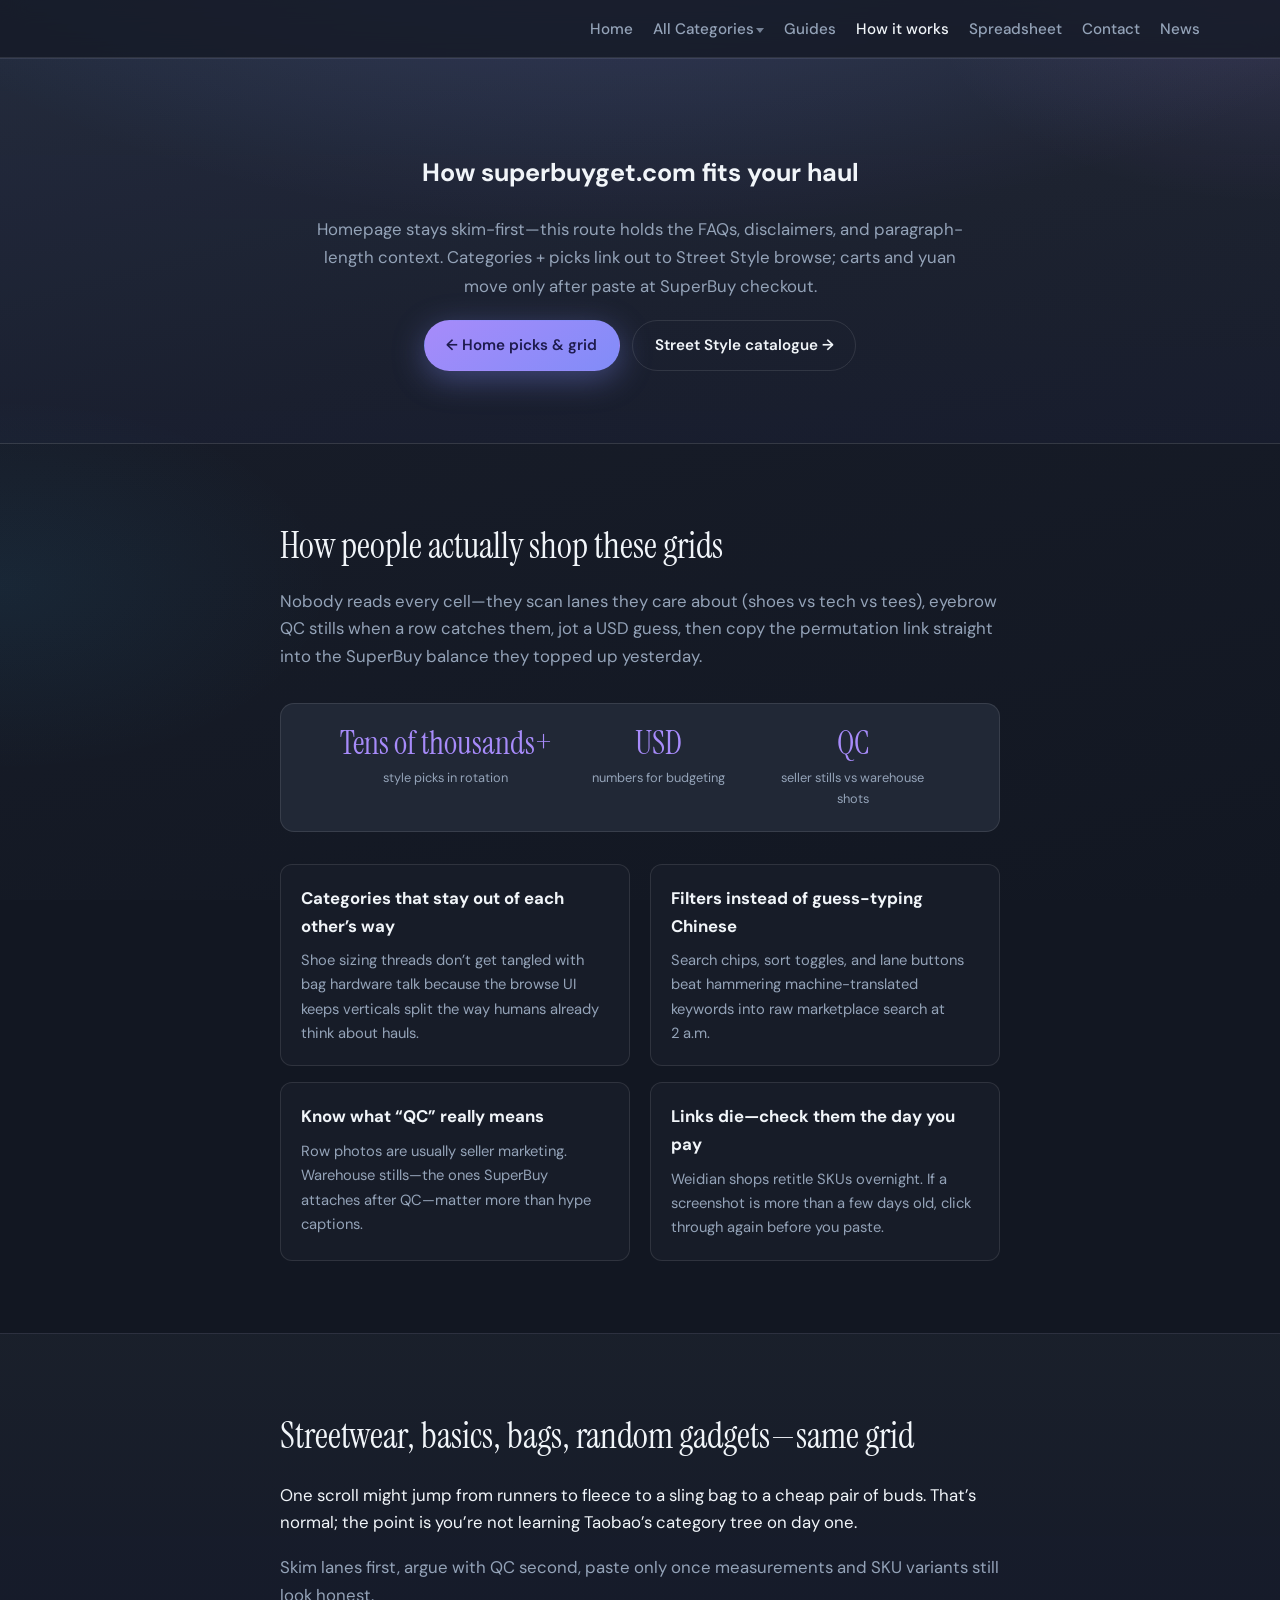
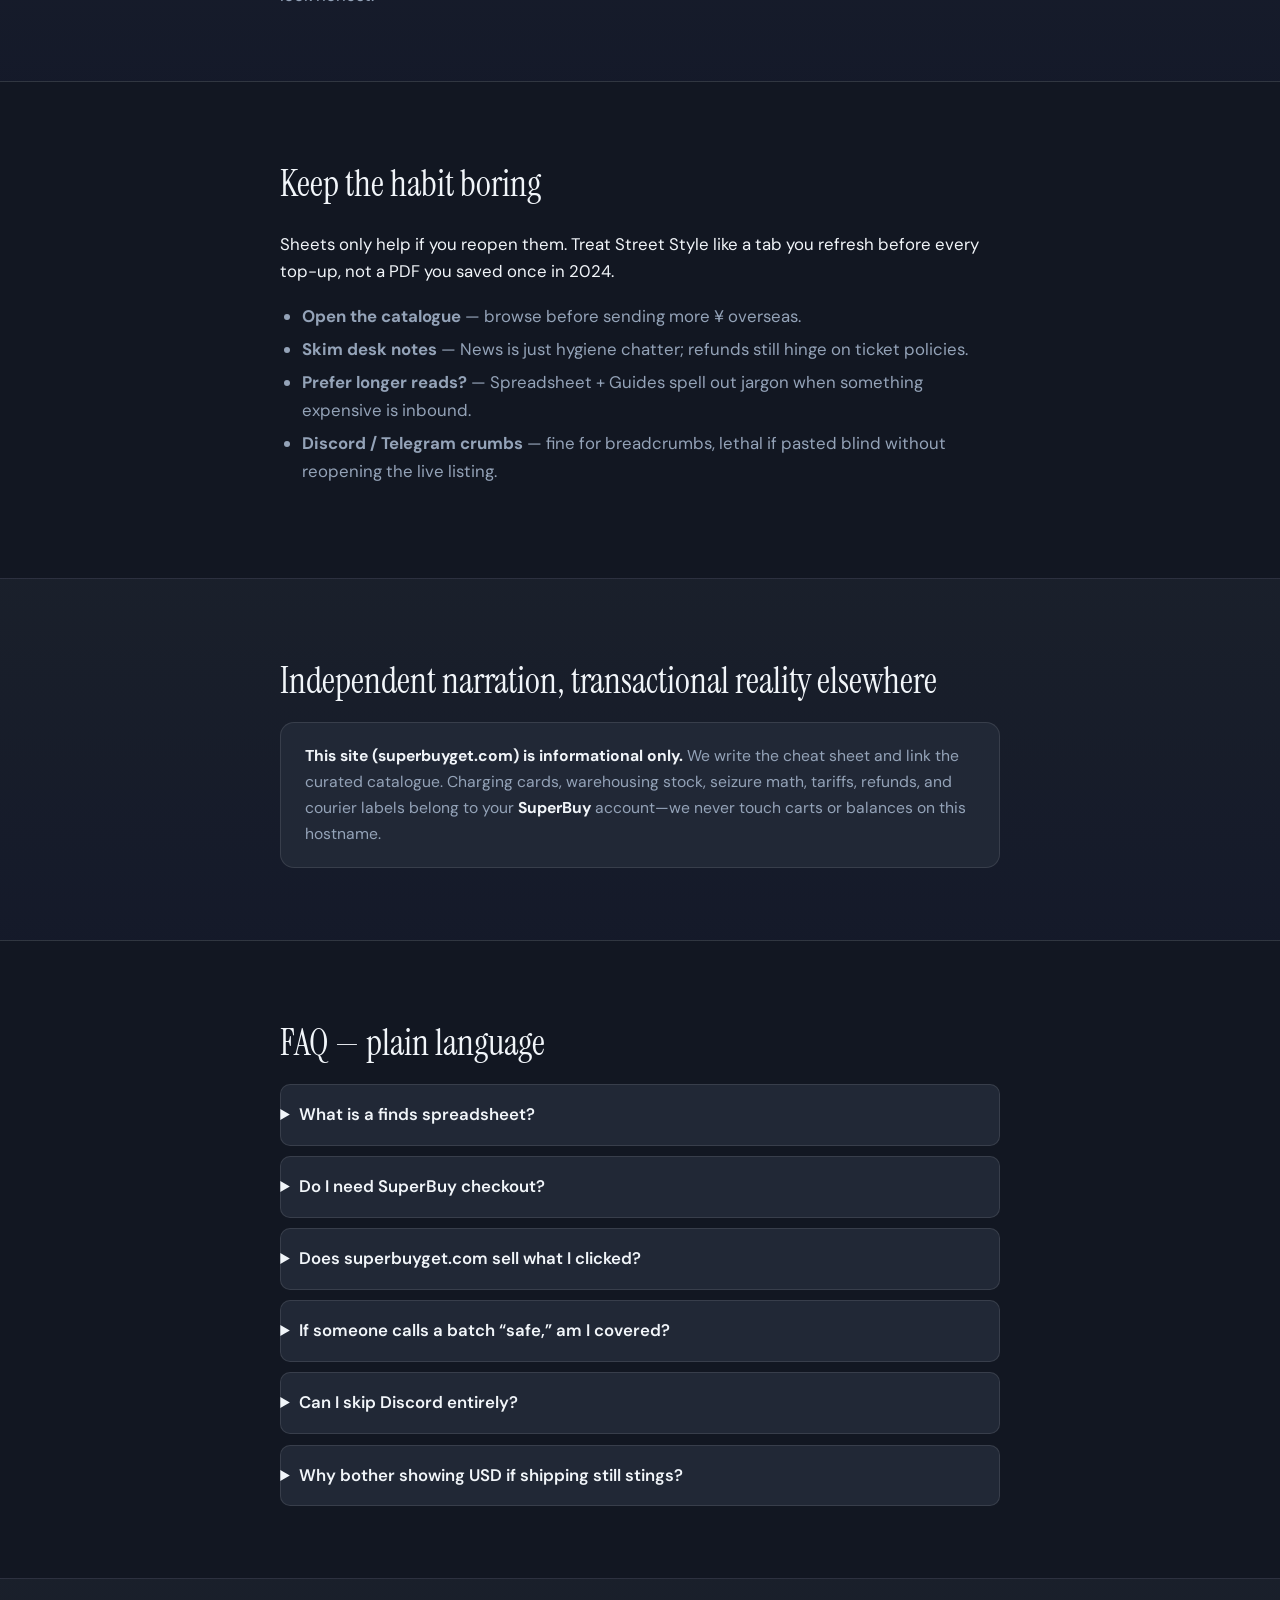
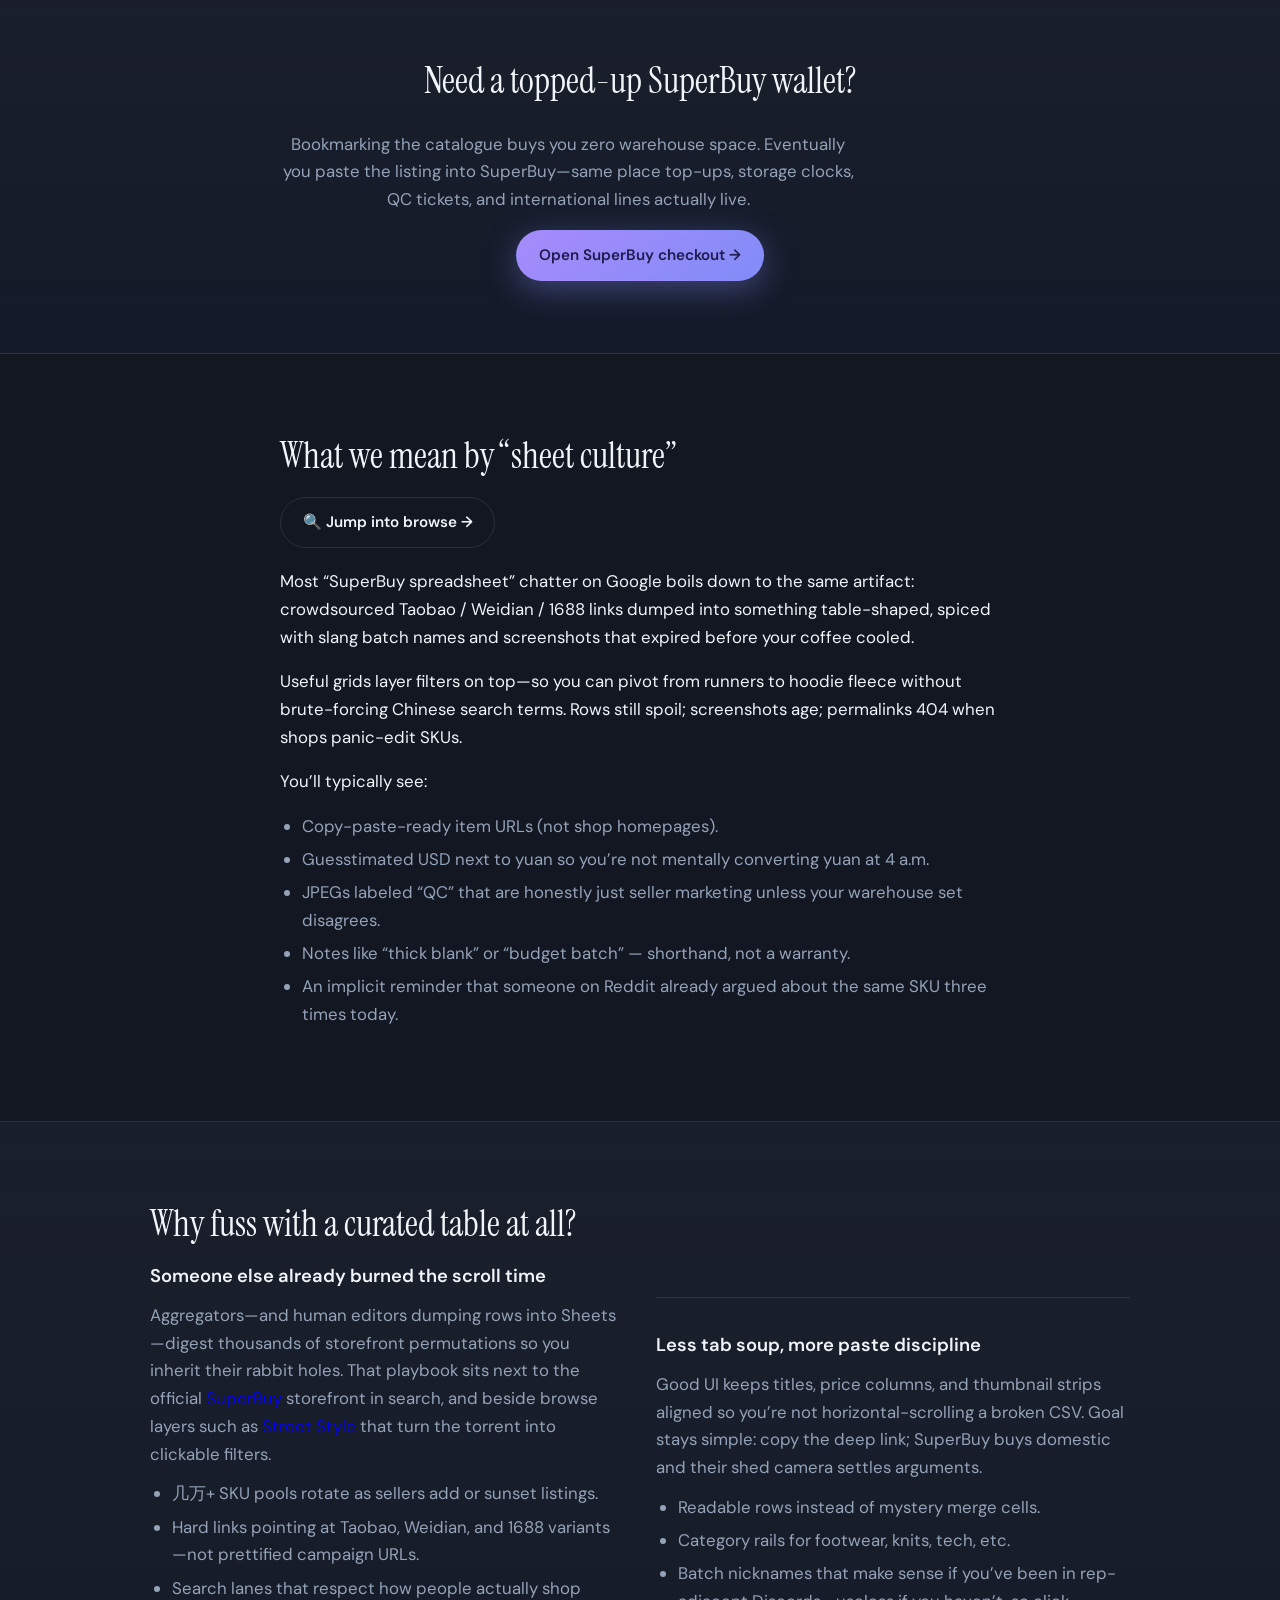
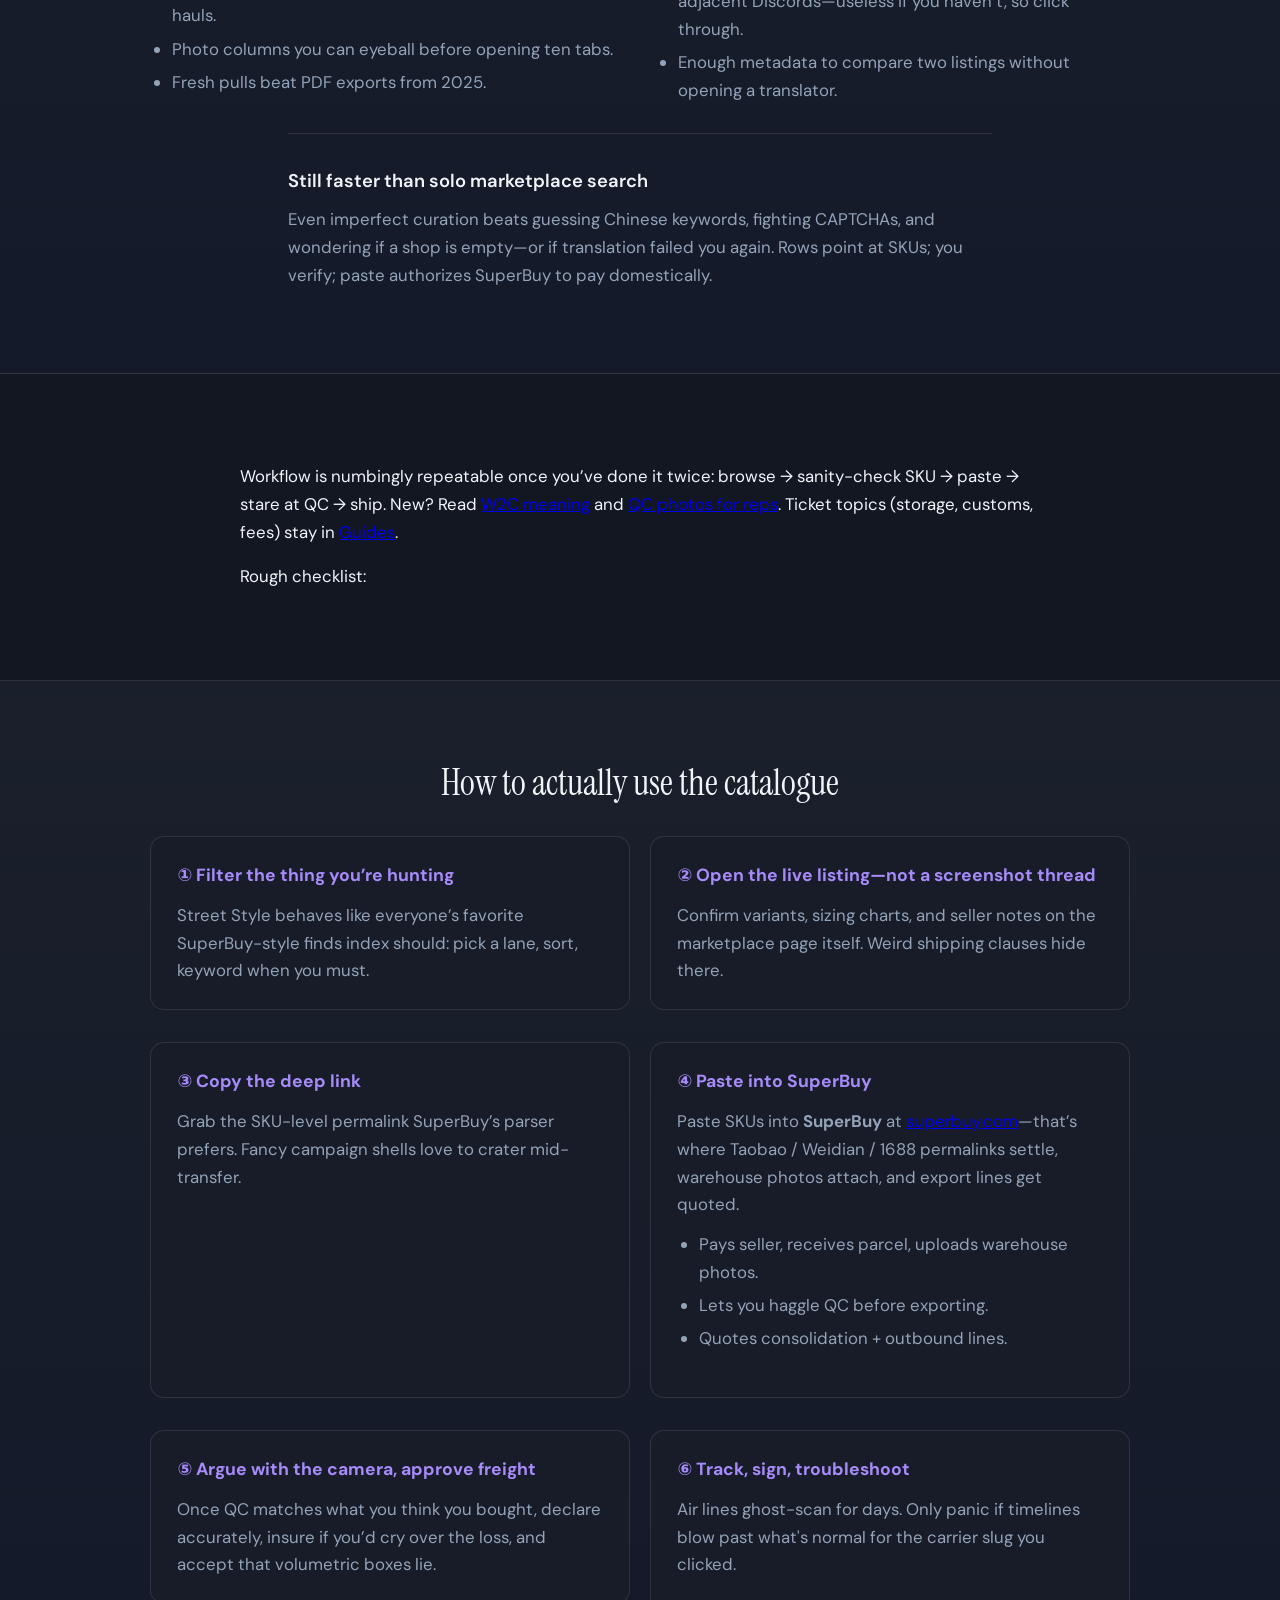
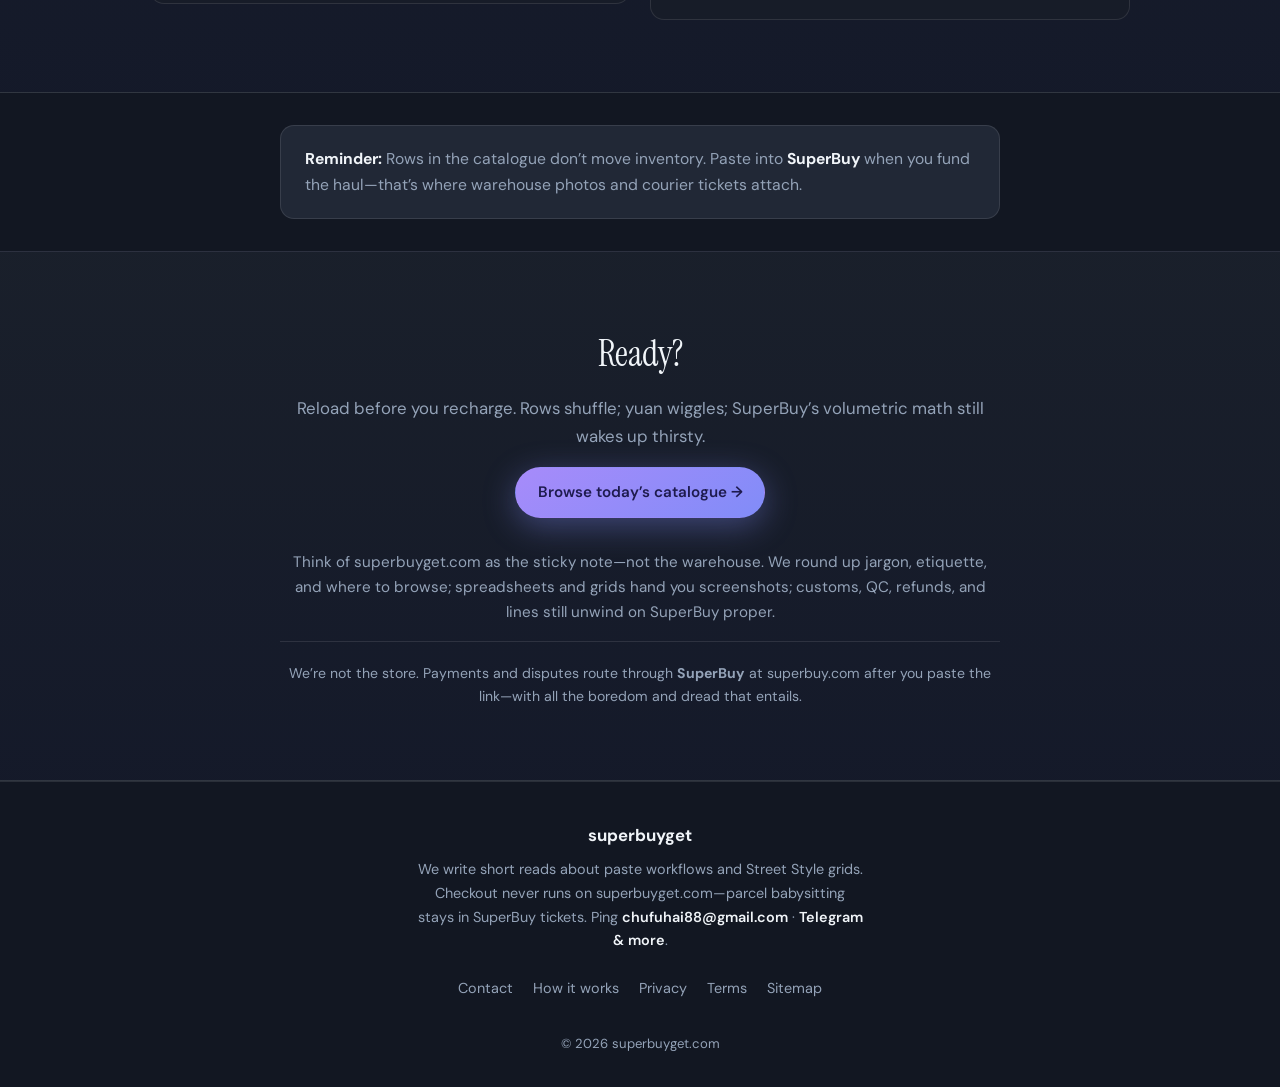
<file: workflow.html>
﻿<!DOCTYPE html>
<html lang="en">
<head>
  <meta charset="UTF-8">
  <meta name="viewport" content="width=device-width, initial-scale=1">
  <title>Superbuy — How it works | superbuyget.com</title>
  <meta name="description" content="What superbuyget.com is (and is not): Street Style catalogue routing, spreadsheet jargon, FAQs, checkout on superbuy.com, and paste workflow—all in long form.">
  <link rel="canonical" href="https://www.superbuyget.com/workflow.html">
  <meta name="robots" content="index,follow,max-image-preview:large">
  <meta property="og:type" content="website">
  <meta property="og:url" content="https://www.superbuyget.com/workflow.html">
  <meta property="og:title" content="Superbuy — How it works | superbuyget.com">
  <meta property="og:description" content="Skim-first homepage backs up to this explain route: grids, disclaimers, FAQs, numbered paste steps.">
  <meta property="og:locale" content="en_US">
  <meta property="og:image" content="https://www.superbuyget.com/assets/img/logo-hub-wordmark.svg">
  <meta property="og:image:alt" content="superbuyget workflow notes">
  <meta name="twitter:card" content="summary_large_image">
  <meta name="twitter:title" content="Superbuy — How it works | superbuyget.com">
  <meta name="twitter:image" content="https://www.superbuyget.com/assets/img/logo-hub-wordmark.svg">
  <script type="application/ld+json">
  {"@context":"https://schema.org","@graph":[
    {"@type":"BreadcrumbList","itemListElement":[
      {"@type":"ListItem","position":1,"name":"Home","item":"https://www.superbuyget.com/"},
      {"@type":"ListItem","position":2,"name":"How it works","item":"https://www.superbuyget.com/workflow.html"}
    ]},
    {"@type":"FAQPage","mainEntity":[
      {"@type":"Question","name":"What is a finds spreadsheet?","acceptedAnswer":{"@type":"Answer","text":"Usually a giant table—or a browse UI that feels like one—with Taobao / Weidian / 1688 links plus notes and photos. superbuyget.com never charges cards; you paste a clean listing URL into SuperBuy checkout and the workflow there pays the seller, stores the parcel, and serves real warehouse QC."}},
      {"@type":"Question","name":"Do I need SuperBuy checkout?","acceptedAnswer":{"@type":"Answer","text":"Typically yes outside China—the marketplaces assume domestic wallets. SuperBuy bridges that gap: recharge, marketplace purchase, warehousing, QC negotiation, consolidated export—all from superbuy.com after you paste a Taobao-class link."}},
      {"@type":"Question","name":"Does superbuyget.com sell what I clicked?","acceptedAnswer":{"@type":"Answer","text":"No. superbuyget.com is a signpost only. Paste into SuperBuy at superbuy.com for payment and warehousing; the live SKU grid opens from our partner catalogue."}},
      {"@type":"Question","name":"If someone calls a batch “safe,” is that a guarantee?","acceptedAnswer":{"@type":"Answer","text":"Treat it as chat shorthand, not insurance. Sellers retool listings, links rot, and photos lie. Re-open the SKU the day you pay, compare measurements, and trust warehouse shots from SuperBuy over a thumbnail in row 492."}},
      {"@type":"Question","name":"Can I skip Discord entirely?","acceptedAnswer":{"@type":"Answer","text":"Usually. Treat the curated browse we link like a normal shop—click, filter, reopen listings the day you pay. Discord chatter is optional garnish, not proof of stock."}},
      {"@type":"Question","name":"Why show USD if shipping still surprises me?","acceptedAnswer":{"@type":"Answer","text":"Sheet columns are a quick gut-check, not a landed-cost contract. SuperBuy adds service fees, packing, volumetric weight, currency spreads, insurance, and whatever customs wants on arrival."}}
    ]}
  ]}
  </script>
  <link rel="preconnect" href="https://fonts.googleapis.com">
  <link rel="preconnect" href="https://fonts.gstatic.com" crossorigin>
  <link href="https://fonts.googleapis.com/css2?family=DM+Sans:ital,opsz,wght@0,9..40,400;0,9..40,500;0,9..40,600;0,9..40,700;1,9..40,400&family=Instrument+Serif:ital@0;1&display=swap" rel="stylesheet">
  <link rel="icon" href="/favicon.ico" sizes="any">
  <link rel="icon" type="image/svg+xml" href="/assets/img/site-icon.svg">
  <link rel="apple-touch-icon" href="/assets/img/apple-touch-icon.png">
  <link rel="stylesheet" href="assets/css/style.css">
</head>
<body class="page-workflow">
  <a class="skip-link" href="#main">Skip to content</a>
  <header class="site-header">
    <div class="wrap header-inner">
      <a href="https://www.superbuy.com/en/page/homepage" class="header-logo" aria-label="header-logo" title="The best shopping agent help you shop from China" target="_blank" rel="noopener noreferrer"><span class="visually-hidden">Superbuy home</span></a>
      <button type="button" class="nav-toggle" aria-expanded="false" aria-controls="site-nav" id="nav-toggle">
        <span class="nav-toggle-bar"></span>
        <span class="visually-hidden">Menu</span>
      </button>
      <nav class="site-nav" id="site-nav" aria-label="Primary">
        <ul class="nav-primary">
          <li><a href="/">Home</a></li>
          <li class="nav-item-has-sub">
            <a href="https://streetstyle.maisonlooks.com/" class="nav-parent" target="_blank" rel="noopener noreferrer">All Categories <span class="nav-chevron" aria-hidden="true"></span></a>
            <ul class="nav-sub" aria-label="Product categories">
              <li><a href="https://streetstyle.maisonlooks.com/en/c/shoes" target="_blank" rel="noopener noreferrer">Shoes</a></li>
              <li><a href="https://streetstyle.maisonlooks.com/en/c/t-shirts" target="_blank" rel="noopener noreferrer">T-Shirts</a></li>
              <li><a href="https://streetstyle.maisonlooks.com/en/search?q=sweatshirt" target="_blank" rel="noopener noreferrer">Hoodies/Sweaters</a></li>
              <li><a href="https://streetstyle.maisonlooks.com/en/c/outerwear" target="_blank" rel="noopener noreferrer">Jackets</a></li>
              <li><a href="https://streetstyle.maisonlooks.com/en/c/bottoms" target="_blank" rel="noopener noreferrer">Pants/Shorts</a></li>
              <li><a href="https://streetstyle.maisonlooks.com/en/c/bags-backpacks" target="_blank" rel="noopener noreferrer">Bags</a></li>
              <li><a href="https://streetstyle.maisonlooks.com/en/search?q=jersey" target="_blank" rel="noopener noreferrer">Jersey</a></li>
              <li><a href="https://streetstyle.maisonlooks.com/en/search?q=cap" target="_blank" rel="noopener noreferrer">Headwear</a></li>
              <li><a href="https://streetstyle.maisonlooks.com/en/c/accessories" target="_blank" rel="noopener noreferrer">Accessories</a></li>
              <li><a href="https://streetstyle.maisonlooks.com/en/c/electronics" target="_blank" rel="noopener noreferrer">Electronics</a></li>
              <li><a href="https://streetstyle.maisonlooks.com/en/c/perfume" target="_blank" rel="noopener noreferrer">Perfume</a></li>
              <li><a href="https://streetstyle.maisonlooks.com/" target="_blank" rel="noopener noreferrer">Other Stuff</a></li>
            </ul>
          </li>
          <li><a href="/guides.html">Guides</a></li>
          <li><a href="/workflow.html" aria-current="page">How it works</a></li>
          <li><a href="/spreadsheet.html">Spreadsheet</a></li>
          <li><a href="/contact.html">Contact</a></li>
          <li><a href="/news.html">News</a></li>
        </ul>
      </nav>
    </div>
  </header>

  <main id="main">
    <section class="section section-alt workflow-quick" aria-labelledby="workflow-heading">
      <div class="wrap narrow">
        <h1 id="workflow-heading">How superbuyget.com fits your haul</h1>
        <p class="workflow-intro">
          Homepage stays skim-first—this route holds the FAQs, disclaimers, and paragraph-length context.
          Categories + picks link out to Street Style browse; carts and yuan move only after paste at SuperBuy checkout.
        </p>
        <p class="section-cta workflow-quick-cta">
          <a class="btn btn-primary" href="/">← Home picks &amp; grid</a>
          <a class="btn btn-ghost" href="https://streetstyle.maisonlooks.com/" target="_blank" rel="noopener noreferrer">Street Style catalogue →</a>
        </p>
      </div>
    </section>

    <section class="section workflow-reading" id="hub-value" aria-labelledby="hub-value-heading">
      <div class="wrap narrow">
        <h2 id="hub-value-heading">How people actually shop these grids</h2>
        <p class="section-intro">Nobody reads every cell—they scan lanes they care about (shoes vs tech vs tees), eyebrow QC stills when a row catches them, jot a USD guess, then copy the permutation link straight into the SuperBuy balance they topped up yesterday.</p>
        <div class="home-stat-strip">
          <div class="home-stat">
            <span class="home-stat-n">Tens of thousands+</span>
            <span class="home-stat-l">style picks in rotation</span>
          </div>
          <div class="home-stat">
            <span class="home-stat-n">USD</span>
            <span class="home-stat-l">numbers for budgeting</span>
          </div>
          <div class="home-stat">
            <span class="home-stat-n">QC</span>
            <span class="home-stat-l">seller stills vs warehouse shots</span>
          </div>
        </div>
        <div class="feature-grid home-value-grid">
          <div class="feature">
            <h3>Categories that stay out of each other’s way</h3>
            <p>Shoe sizing threads don’t get tangled with bag hardware talk because the browse UI keeps verticals split the way humans already think about hauls.</p>
          </div>
          <div class="feature">
            <h3>Filters instead of guess-typing Chinese</h3>
            <p>Search chips, sort toggles, and lane buttons beat hammering machine-translated keywords into raw marketplace search at 2&nbsp;a.m.</p>
          </div>
          <div class="feature">
            <h3>Know what “QC” really means</h3>
            <p>Row photos are usually seller marketing. Warehouse stills—the ones SuperBuy attaches after QC—matter more than hype captions.</p>
          </div>
          <div class="feature">
            <h3>Links die—check them the day you pay</h3>
            <p>Weidian shops retitle SKUs overnight. If a screenshot is more than a few days old, click through again before you paste.</p>
          </div>
        </div>
      </div>
    </section>

    <section class="section section-alt workflow-reading" id="fashion-focus" aria-labelledby="fashion-focus-heading">
      <div class="wrap narrow">
        <h2 id="fashion-focus-heading">Streetwear, basics, bags, random gadgets—same grid</h2>
        <p>One scroll might jump from runners to fleece to a sling bag to a cheap pair of buds. That’s normal; the point is you’re not learning Taobao’s category tree on day one.</p>
        <p class="muted-p">Skim lanes first, argue with QC second, paste only once measurements and SKU variants still look honest.</p>
      </div>
    </section>

    <section class="section workflow-reading" id="stay-loop" aria-labelledby="stay-loop-heading">
      <div class="wrap narrow">
        <h2 id="stay-loop-heading">Keep the habit boring</h2>
        <p>Sheets only help if you reopen them. Treat Street Style like a tab you refresh before every top-up, not a PDF you saved once in 2024.</p>
        <ul class="content-list home-inline-list">
          <li><strong>Open the catalogue</strong> — browse before sending more ¥ overseas.</li>
          <li><strong>Skim desk notes</strong> — News is just hygiene chatter; refunds still hinge on ticket policies.</li>
          <li><strong>Prefer longer reads?</strong> — Spreadsheet + Guides spell out jargon when something expensive is inbound.</li>
          <li><strong>Discord / Telegram crumbs</strong> — fine for breadcrumbs, lethal if pasted blind without reopening the live listing.</li>
        </ul>
      </div>
    </section>

    <section class="section section-alt workflow-reading" id="trust-layer" aria-labelledby="trust-heading">
      <div class="wrap narrow">
        <h2 id="trust-heading">Independent narration, transactional reality elsewhere</h2>
        <p class="agent-note-text home-indie-copy"><strong>This site (superbuyget.com) is informational only.</strong> We write the cheat sheet and link the curated catalogue. Charging cards, warehousing stock, seizure math, tariffs, refunds, and courier labels belong to your <strong>SuperBuy</strong> account—we never touch carts or balances on this hostname.</p>
      </div>
    </section>

    <section class="section workflow-reading home-faq-block" aria-labelledby="home-faq-heading">
      <div class="wrap narrow">
        <h2 id="home-faq-heading">FAQ — plain language</h2>
        <div class="home-faq">
          <details>
            <summary>What is a finds spreadsheet?</summary>
            <p>A fat link index (Sheet-shaped or close) for Taobao, Weidian, and 1688—photos, batch nicknames, rough USD. Nothing charges inside the browse layer; paste the SKU URL into <strong>SuperBuy</strong> checkout.</p>
          </details>
          <details>
            <summary>Do I need SuperBuy checkout?</summary>
            <p>Yes for most shoppers outside mainland China—the marketplaces expect domestic rails. SuperBuy tops up how you prefer, fronts the yuan to sellers, warehouses the haul, shoots QC you can negotiate, then books outbound lines.</p>
          </details>
          <details>
            <summary>Does superbuyget.com sell what I clicked?</summary>
            <p>No storefront lives here. SuperBuy checkout at superbuy.com handles payment and warehousing after you paste; superbuyget.com only routes readers to browse and jargon.</p>
          </details>
          <details>
            <summary>If someone calls a batch “safe,” am I covered?</summary>
            <p>No. That’s Discord shorthand, not insurance. Listings rewrite themselves weekly. Re-open the SKU the day you pay and trust warehouse photos over hype captions.</p>
          </details>
          <details>
            <summary>Can I skip Discord entirely?</summary>
            <p>Usually. The browse UI is meant to be clicked and filtered like a normal shop. Treat servers as optional noise, not the source of truth.</p>
          </details>
          <details>
            <summary>Why bother showing USD if shipping still stings?</summary>
            <p>Because it’s a quick gut-check before you load SuperBuy’s freight calculator—landed cost still needs packing, volumetric weight, insurance toggles, FX, and customs paperwork.</p>
          </details>
        </div>
      </div>
    </section>

    <section class="section section-alt workflow-reading section-ultimate" id="ultimate">
      <div class="wrap narrow">
        <h2>Need a topped-up SuperBuy wallet?</h2>
        <p class="section-intro" style="margin-bottom: 1rem; max-width: 36rem;">Bookmarking the catalogue buys you zero warehouse space. Eventually you paste the listing into SuperBuy—same place top-ups, storage clocks, QC tickets, and international lines actually live.</p>
        <p class="section-cta">
          <a class="btn btn-primary" href="https://www.superbuy.com/" target="_blank" rel="noopener noreferrer">Open SuperBuy checkout →</a>
        </p>
      </div>
    </section>

    <section class="section workflow-reading" id="about">
      <div class="wrap narrow">
        <h2>What we mean by “sheet culture”</h2>
        <p class="section-cta-inline">
          <a class="btn btn-ghost" href="https://streetstyle.maisonlooks.com/" target="_blank" rel="noopener noreferrer">🔍 Jump into browse →</a>
        </p>
        <p>Most “SuperBuy spreadsheet” chatter on Google boils down to the same artifact: crowdsourced Taobao / Weidian / 1688 links dumped into something table-shaped, spiced with slang batch names and screenshots that expired before your coffee cooled.</p>
        <p>Useful grids layer filters on top—so you can pivot from runners to hoodie fleece without brute-forcing Chinese search terms. Rows still spoil; screenshots age; permalinks 404 when shops panic-edit SKUs.</p>
        <p>You’ll typically see:</p>
        <ul class="content-list">
          <li>Copy-paste-ready item URLs (not shop homepages).</li>
          <li>Guesstimated USD next to yuan so you’re not mentally converting yuan at 4&nbsp;a.m.</li>
          <li>JPEGs labeled “QC” that are honestly just seller marketing unless your warehouse set disagrees.</li>
          <li>Notes like “thick blank” or “budget batch” — shorthand, not a warranty.</li>
          <li>An implicit reminder that someone on Reddit already argued about the same SKU three times today.</li>
        </ul>
      </div>
    </section>

    <section class="section section-alt workflow-reading" id="why">
      <div class="wrap">
        <h2>Why fuss with a curated table at all?</h2>

        <div class="why-block">
          <h3>Someone else already burned the scroll time</h3>
          <p>Aggregators—and human editors dumping rows into Sheets—digest thousands of storefront permutations so you inherit their rabbit holes. That playbook sits next to the official <a href="https://www.superbuy.com/" target="_blank" rel="noopener noreferrer">SuperBuy</a> storefront in search, and beside browse layers such as <a href="https://streetstyle.maisonlooks.com/" target="_blank" rel="noopener noreferrer">Street Style</a> that turn the torrent into clickable filters.</p>
          <ul class="content-list">
            <li>几万+ SKU pools rotate as sellers add or sunset listings.</li>
            <li>Hard links pointing at Taobao, Weidian, and 1688 variants—not prettified campaign URLs.</li>
            <li>Search lanes that respect how people actually shop hauls.</li>
            <li>Photo columns you can eyeball before opening ten tabs.</li>
            <li>Fresh pulls beat PDF exports from 2025.</li>
          </ul>
        </div>

        <div class="why-block">
          <h3>Less tab soup, more paste discipline</h3>
          <p>Good UI keeps titles, price columns, and thumbnail strips aligned so you’re not horizontal-scrolling a broken CSV. Goal stays simple: copy the deep link; SuperBuy buys domestic and their shed camera settles arguments.</p>
          <ul class="content-list">
            <li>Readable rows instead of mystery merge cells.</li>
            <li>Category rails for footwear, knits, tech, etc.</li>
            <li>Batch nicknames that make sense if you’ve been in rep-adjacent Discords—useless if you haven’t, so click through.</li>
            <li>Enough metadata to compare two listings without opening a translator.</li>
          </ul>
        </div>

        <div class="why-block">
          <h3>Still faster than solo marketplace search</h3>
          <p>Even imperfect curation beats guessing Chinese keywords, fighting CAPTCHAs, and wondering if a shop is empty—or if translation failed you again. Rows point at SKUs; you verify; paste authorizes SuperBuy to pay domestically.</p>
        </div>
      </div>
    </section>

    <section class="section workflow-reading" id="steps-intro">
      <div class="wrap narrow">
        <p>Workflow is numbingly repeatable once you’ve done it twice: browse → sanity-check SKU → paste → stare at QC → ship. New? Read <a href="/guides/w2c-meaning.html">W2C meaning</a> and <a href="/guides/qc-reps.html">QC photos for reps</a>. Ticket topics (storage, customs, fees) stay in <a href="/guides.html">Guides</a>.</p>
        <p>Rough checklist:</p>
      </div>
    </section>

    <section class="section section-alt workflow-reading steps-section" aria-labelledby="how-to-use">
      <div class="wrap">
        <h2 id="how-to-use">How to actually use the catalogue</h2>

        <article class="step-card">
          <h3 class="step-num">① Filter the thing you’re hunting</h3>
          <p>Street Style behaves like everyone’s favorite SuperBuy-style finds index should: pick a lane, sort, keyword when you must.</p>
        </article>

        <article class="step-card">
          <h3 class="step-num">② Open the live listing—not a screenshot thread</h3>
          <p>Confirm variants, sizing charts, and seller notes on the marketplace page itself. Weird shipping clauses hide there.</p>
        </article>

        <article class="step-card">
          <h3 class="step-num">③ Copy the deep link</h3>
          <p>Grab the SKU-level permalink SuperBuy’s parser prefers. Fancy campaign shells love to crater mid-transfer.</p>
        </article>

        <article class="step-card">
          <h3 class="step-num">④ Paste into SuperBuy</h3>
          <p>Paste SKUs into <strong>SuperBuy</strong> at <a href="https://www.superbuy.com/" target="_blank" rel="noopener noreferrer">superbuy.com</a>—that’s where Taobao / Weidian / 1688 permalinks settle, warehouse photos attach, and export lines get quoted.</p>
          <ul class="content-list">
            <li>Pays seller, receives parcel, uploads warehouse photos.</li>
            <li>Lets you haggle QC before exporting.</li>
            <li>Quotes consolidation + outbound lines.</li>
          </ul>
        </article>

        <article class="step-card">
          <h3 class="step-num">⑤ Argue with the camera, approve freight</h3>
          <p>Once QC matches what you think you bought, declare accurately, insure if you’d cry over the loss, and accept that volumetric boxes lie.</p>
        </article>

        <article class="step-card">
          <h3 class="step-num">⑥ Track, sign, troubleshoot</h3>
          <p>Air lines ghost-scan for days. Only panic if timelines blow past what's normal for the carrier slug you clicked.</p>
        </article>
      </div>
    </section>

    <section class="section workflow-reading agent-note" id="agent-note">
      <div class="wrap narrow">
        <p class="agent-note-text"><strong>Reminder:</strong> Rows in the catalogue don’t move inventory. Paste into <strong>SuperBuy</strong> when you fund the haul—that’s where warehouse photos and courier tickets attach.</p>
      </div>
    </section>

    <section class="section section-alt workflow-reading section-final-cta" id="ready">
      <div class="wrap narrow">
        <h2>Ready?</h2>
        <p>Reload before you recharge. Rows shuffle; yuan wiggles; SuperBuy’s volumetric math still wakes up thirsty.</p>
        <p class="section-cta">
          <a class="btn btn-primary" href="https://streetstyle.maisonlooks.com/" target="_blank" rel="noopener noreferrer">Browse today’s catalogue →</a>
        </p>
        <p class="closing-summary">Think of superbuyget.com as the sticky note—not the warehouse. We round up jargon, etiquette, and where to browse; spreadsheets and grids hand you screenshots; customs, QC, refunds, and lines still unwind on SuperBuy proper.</p>
        <p class="disclaimer">We’re not the store. Payments and disputes route through <strong>SuperBuy</strong> at superbuy.com after you paste the link—with all the boredom and dread that entails.</p>
      </div>
    </section>
  </main>

  <footer class="site-footer" id="contact">
    <div class="wrap footer-grid">
      <div>
        <p class="footer-brand">superbuyget</p>
        <p class="footer-note">We write short reads about paste workflows and Street Style grids. Checkout never runs on superbuyget.com—parcel babysitting stays in SuperBuy tickets. Ping <a href="mailto:chufuhai88@gmail.com">chufuhai88@gmail.com</a> · <a href="/contact.html">Telegram &amp; more</a>.</p>
      </div>
      <div class="footer-links">
        <a href="/contact.html">Contact</a>
        <a href="/workflow.html">How it works</a>
        <a href="/privacy.html">Privacy</a>
        <a href="/terms.html">Terms</a>
        <a href="https://www.superbuyget.com/sitemap.xml">Sitemap</a>
      </div>
    </div>
    <p class="copyright">© <span id="year"></span> superbuyget.com</p>
  </footer>

  <script src="assets/js/main.js" defer></script>
</body>
</html>
</file>
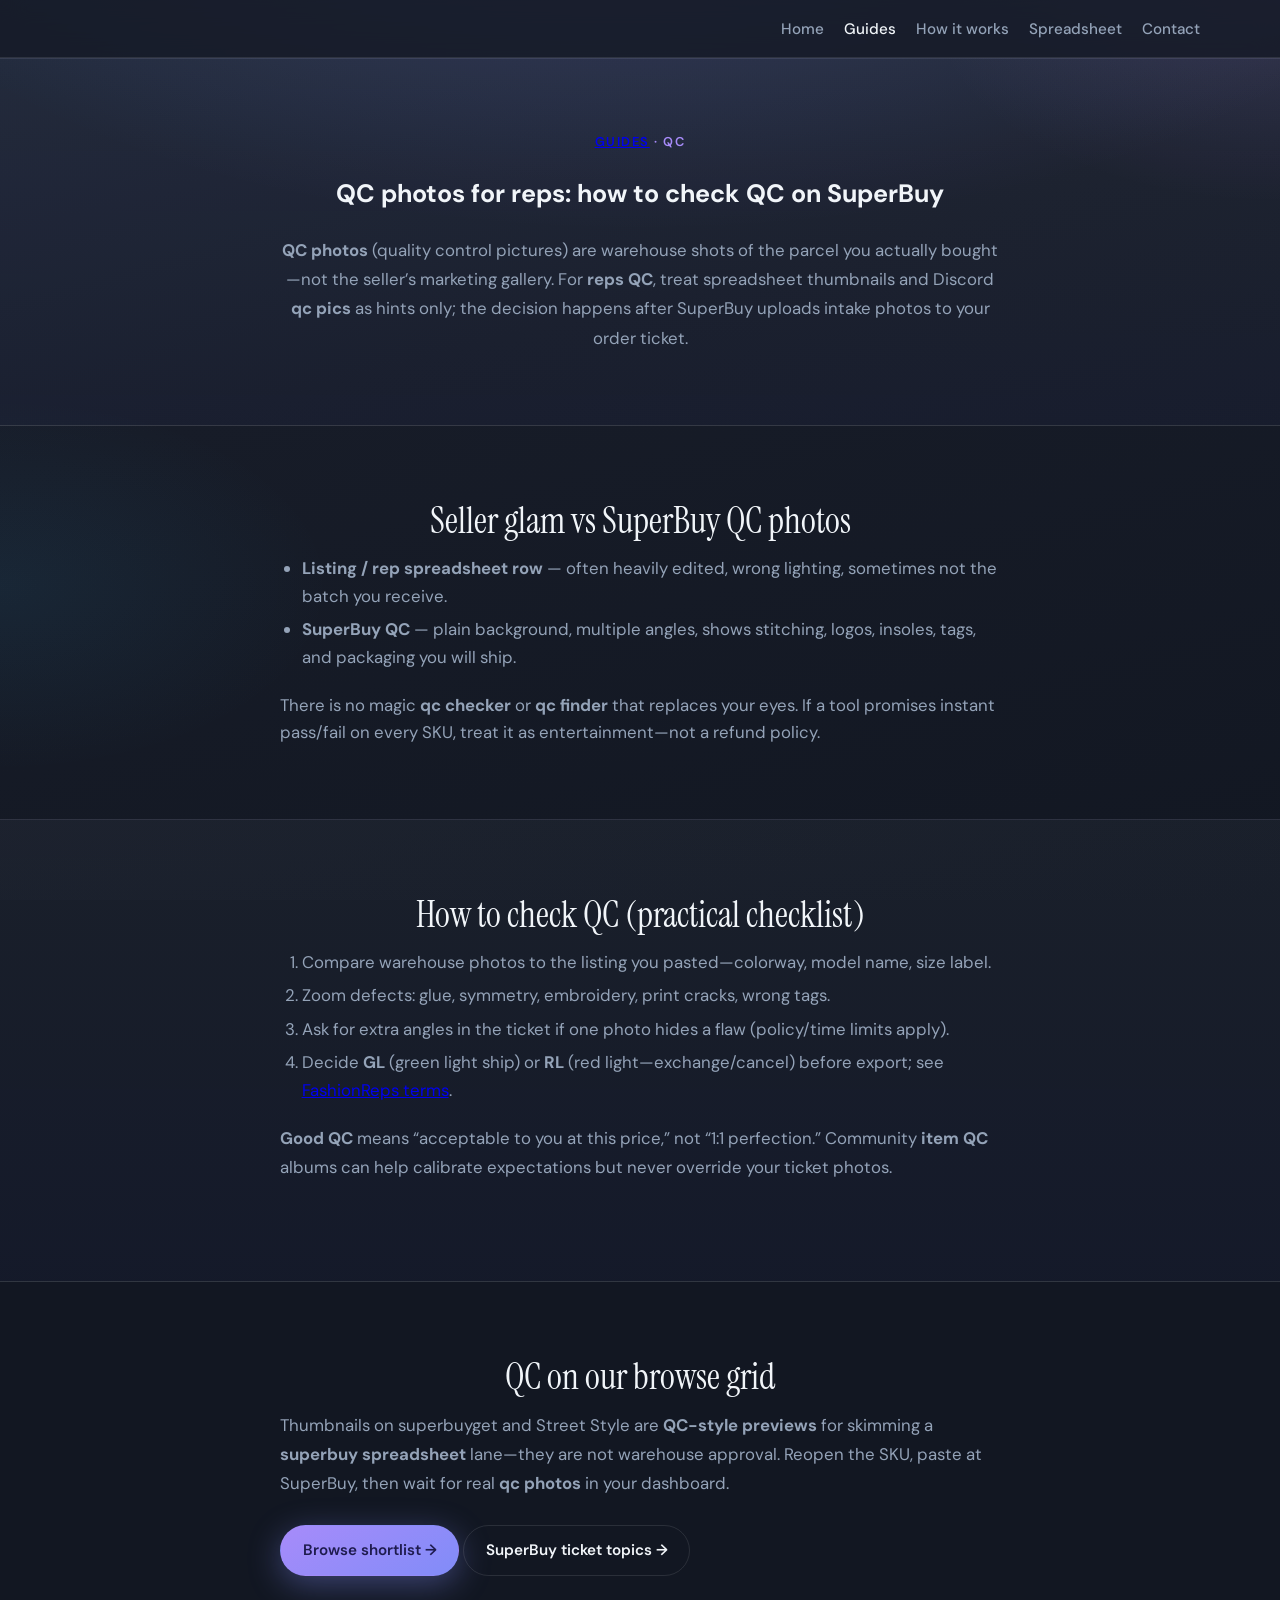
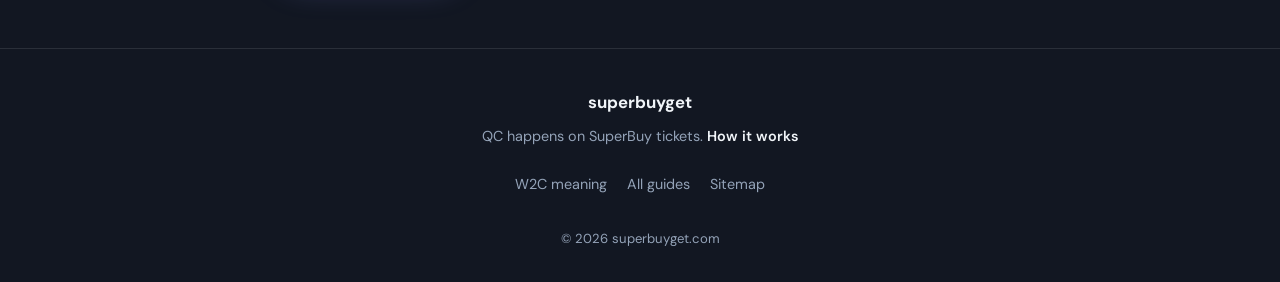
<file: guides/qc-reps.html>
<!DOCTYPE html>
<html lang="en">
<head>
  <meta charset="UTF-8">
  <meta name="viewport" content="width=device-width, initial-scale=1">
  <title>QC Photos for Reps: How to Check QC on SuperBuy | superbuyget</title>
  <meta name="description" content="Reps QC explained: seller photos vs SuperBuy warehouse QC photos, how to check QC before you ship, and what good QC looks like—without fake qc finder tools.">
  <link rel="canonical" href="https://www.superbuyget.com/guides/qc-reps.html">
  <meta name="robots" content="index,follow,max-image-preview:large">
  <meta property="og:type" content="article">
  <meta property="og:url" content="https://www.superbuyget.com/guides/qc-reps.html">
  <meta property="og:title" content="QC Photos for Reps | superbuyget">
  <meta property="og:description" content="How to read reps QC pics after SuperBuy warehouse intake—not spreadsheet glam shots.">
  <meta property="og:locale" content="en_US">
  <meta property="og:image" content="https://www.superbuyget.com/assets/img/logo-hub-wordmark.svg">
  <script type="application/ld+json">
  {"@context":"https://schema.org","@type":"BreadcrumbList","itemListElement":[
    {"@type":"ListItem","position":1,"name":"Home","item":"https://www.superbuyget.com/"},
    {"@type":"ListItem","position":2,"name":"Guides","item":"https://www.superbuyget.com/guides.html"},
    {"@type":"ListItem","position":3,"name":"QC photos","item":"https://www.superbuyget.com/guides/qc-reps.html"}
  ]}
  </script>
  <link rel="preconnect" href="https://fonts.googleapis.com">
  <link rel="preconnect" href="https://fonts.gstatic.com" crossorigin>
  <link href="https://fonts.googleapis.com/css2?family=DM+Sans:ital,opsz,wght@0,9..40,400;0,9..40,500;0,9..40,600;0,9..40,700;1,9..40,400&family=Instrument+Serif:ital@0;1&display=swap" rel="stylesheet">
  <link rel="icon" href="/favicon.ico" sizes="any">
  <link rel="icon" type="image/svg+xml" href="/assets/img/site-icon.svg">
  <link rel="apple-touch-icon" href="/assets/img/apple-touch-icon.png">
  <link rel="stylesheet" href="../assets/css/style.css">
</head>
<body class="page-guides">
  <a class="skip-link" href="#main">Skip to content</a>
  <header class="site-header">
    <div class="wrap header-inner">
      <a href="https://www.superbuy.com/en/page/homepage" class="header-logo" aria-label="header-logo" target="_blank" rel="noopener noreferrer"><span class="visually-hidden">Superbuy home</span></a>
      <button type="button" class="nav-toggle" aria-expanded="false" aria-controls="site-nav" id="nav-toggle"><span class="nav-toggle-bar"></span><span class="visually-hidden">Menu</span></button>
      <nav class="site-nav" id="site-nav" aria-label="Primary">
        <ul class="nav-primary">
          <li><a href="/">Home</a></li>
          <li><a href="/guides.html" aria-current="page">Guides</a></li>
          <li><a href="/workflow.html">How it works</a></li>
          <li><a href="/spreadsheet.html">Spreadsheet</a></li>
          <li><a href="/contact.html">Contact</a></li>
        </ul>
      </nav>
    </div>
  </header>

  <main id="main">
    <section class="section section-alt guides-quick" aria-labelledby="qc-h1">
      <div class="wrap narrow">
        <p class="eyebrow"><a href="/guides.html">Guides</a> · QC</p>
        <h1 id="qc-h1">QC photos for reps: how to check QC on SuperBuy</h1>
        <p class="guides-intro"><strong>QC photos</strong> (quality control pictures) are warehouse shots of the parcel you actually bought—not the seller’s marketing gallery. For <strong>reps QC</strong>, treat spreadsheet thumbnails and Discord <strong>qc pics</strong> as hints only; the decision happens after SuperBuy uploads intake photos to your order ticket.</p>
      </div>
    </section>

    <section class="section guides-reading" aria-labelledby="seller-vs-wh">
      <div class="wrap narrow">
        <h2 id="seller-vs-wh" class="guides-section-title">Seller glam vs SuperBuy QC photos</h2>
        <ul class="content-list">
          <li><strong>Listing / rep spreadsheet row</strong> — often heavily edited, wrong lighting, sometimes not the batch you receive.</li>
          <li><strong>SuperBuy QC</strong> — plain background, multiple angles, shows stitching, logos, insoles, tags, and packaging you will ship.</li>
        </ul>
        <p class="muted-p">There is no magic <strong>qc checker</strong> or <strong>qc finder</strong> that replaces your eyes. If a tool promises instant pass/fail on every SKU, treat it as entertainment—not a refund policy.</p>
      </div>
    </section>

    <section class="section section-alt guides-reading" aria-labelledby="how-check">
      <div class="wrap narrow">
        <h2 id="how-check" class="guides-section-title">How to check QC (practical checklist)</h2>
        <ol class="content-list">
          <li>Compare warehouse photos to the listing you pasted—colorway, model name, size label.</li>
          <li>Zoom defects: glue, symmetry, embroidery, print cracks, wrong tags.</li>
          <li>Ask for extra angles in the ticket if one photo hides a flaw (policy/time limits apply).</li>
          <li>Decide <strong>GL</strong> (green light ship) or <strong>RL</strong> (red light—exchange/cancel) before export; see <a href="/guides/reps-glossary.html">FashionReps terms</a>.</li>
        </ol>
        <p class="guides-reading-lead"><strong>Good QC</strong> means “acceptable to you at this price,” not “1:1 perfection.” Community <strong>item QC</strong> albums can help calibrate expectations but never override your ticket photos.</p>
      </div>
    </section>

    <section class="section guides-reading" aria-labelledby="qc-home">
      <div class="wrap narrow">
        <h2 id="qc-home" class="guides-section-title">QC on our browse grid</h2>
        <p class="guides-reading-lead">Thumbnails on superbuyget and Street Style are <strong>QC-style previews</strong> for skimming a <strong>superbuy spreadsheet</strong> lane—they are not warehouse approval. Reopen the SKU, paste at SuperBuy, then wait for real <strong>qc photos</strong> in your dashboard.</p>
        <p class="section-cta">
          <a class="btn btn-primary" href="/#featured-picks">Browse shortlist →</a>
          <a class="btn btn-ghost" href="/guides.html">SuperBuy ticket topics →</a>
        </p>
      </div>
    </section>
  </main>

  <footer class="site-footer">
    <div class="wrap footer-grid">
      <div>
        <p class="footer-brand">superbuyget</p>
        <p class="footer-note">QC happens on SuperBuy tickets. <a href="/workflow.html">How it works</a></p>
      </div>
      <div class="footer-links">
        <a href="/guides/w2c-meaning.html">W2C meaning</a>
        <a href="/guides.html">All guides</a>
        <a href="https://www.superbuyget.com/sitemap.xml">Sitemap</a>
      </div>
    </div>
    <p class="copyright">© <span id="year"></span> superbuyget.com</p>
  </footer>
  <script src="../assets/js/main.js" defer></script>
</body>
</html>
</file>
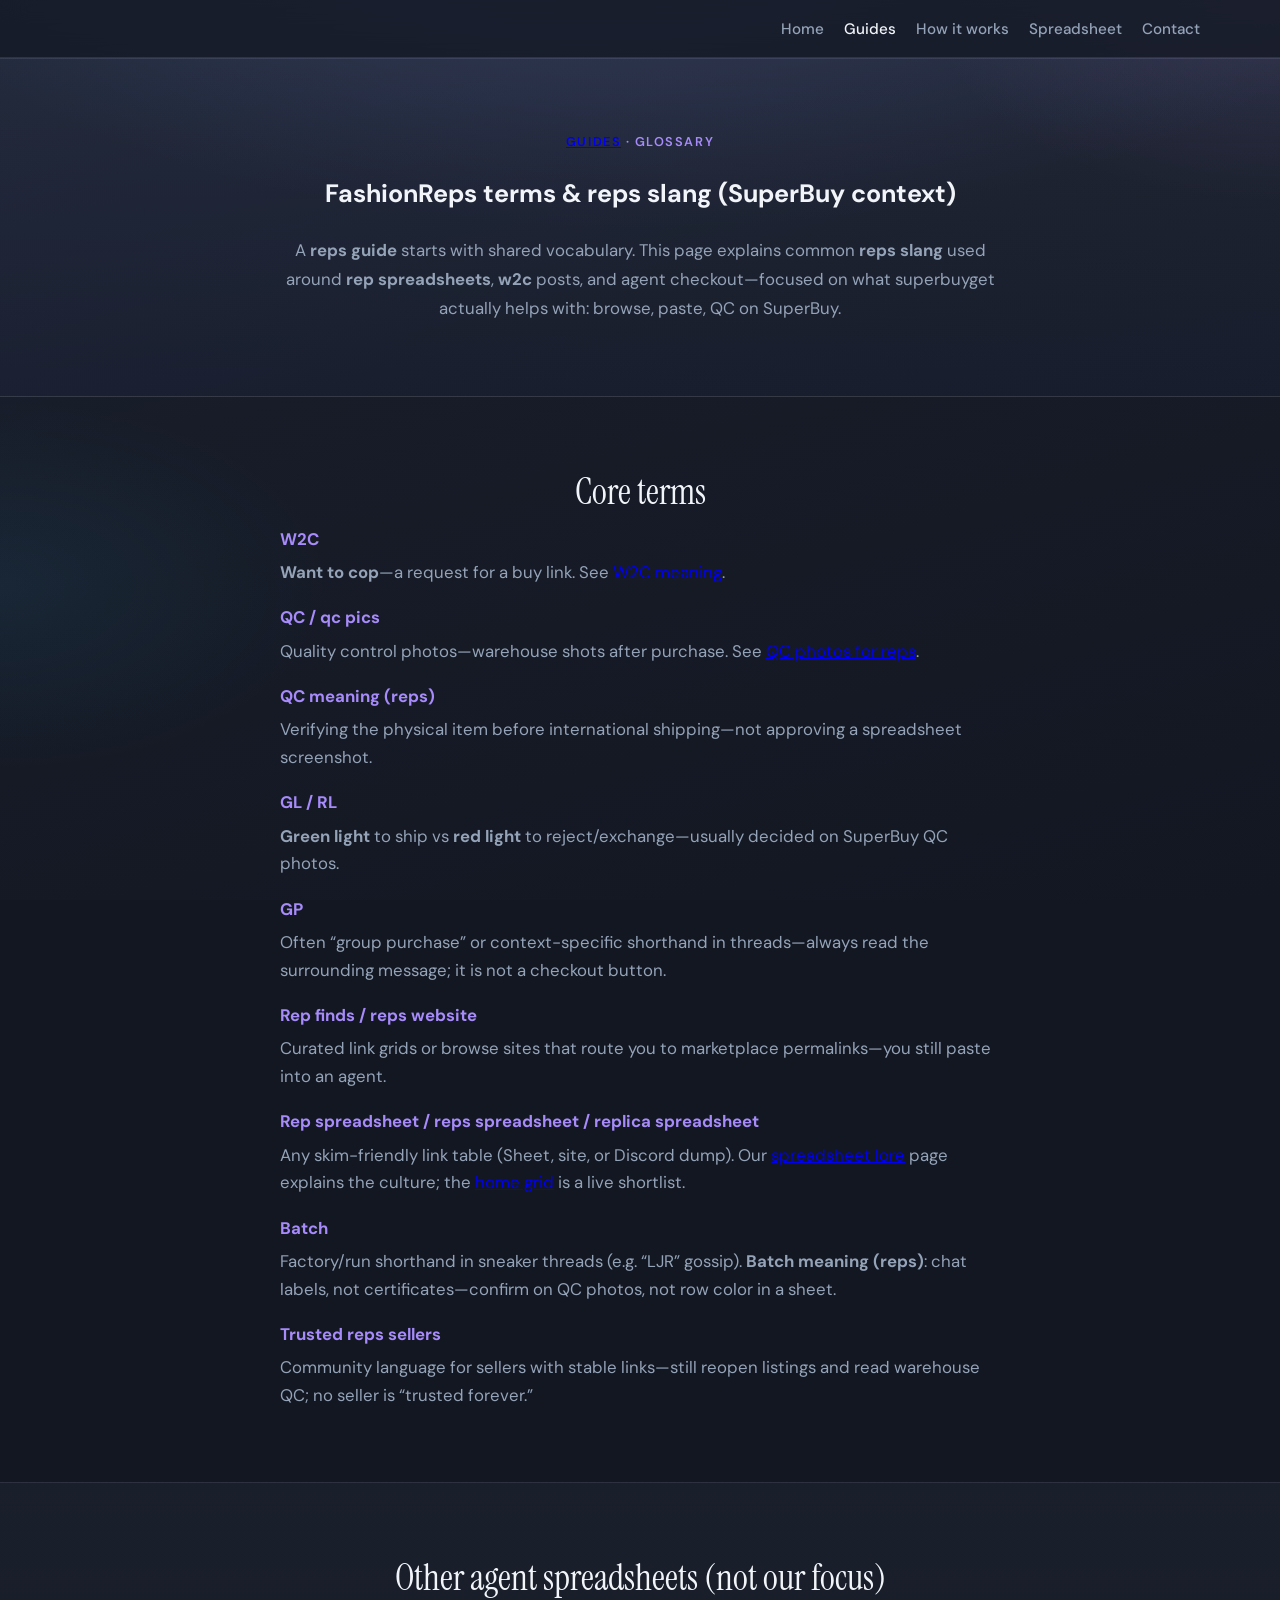
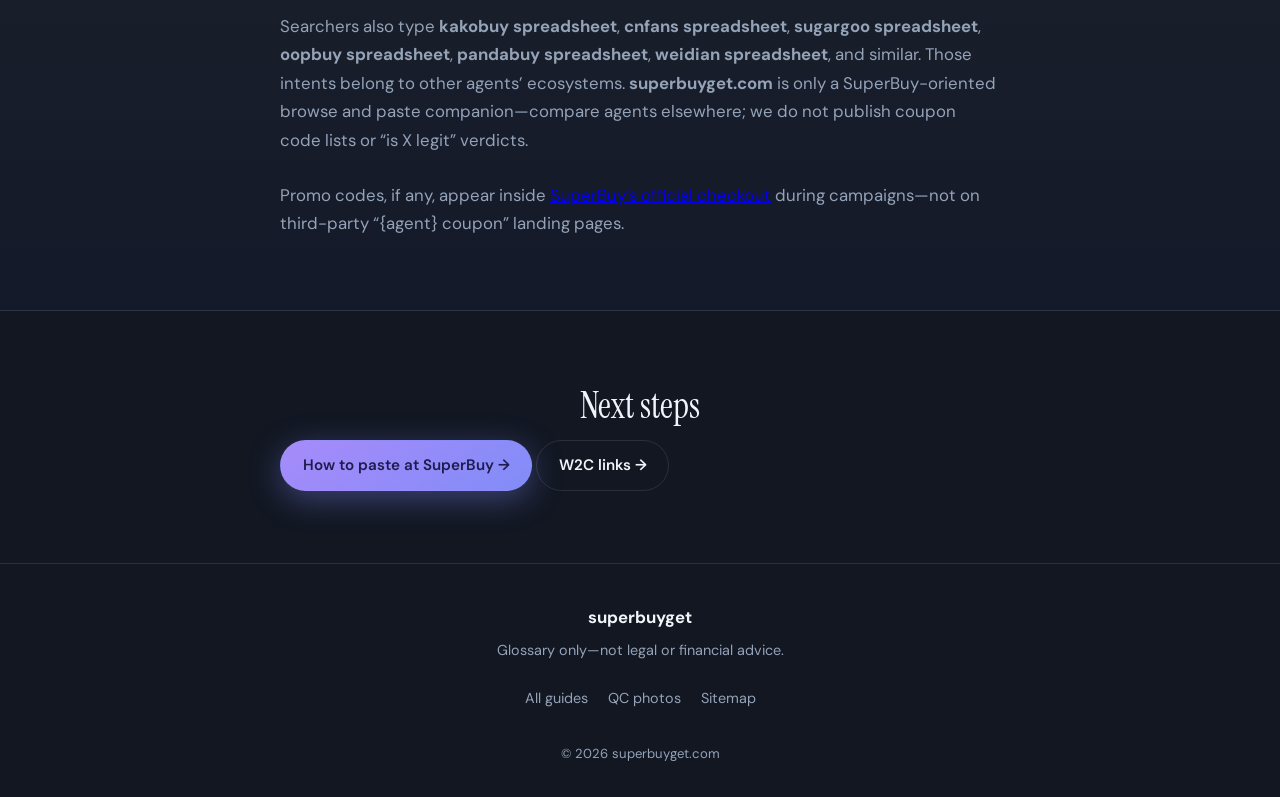
<file: guides/reps-glossary.html>
<!DOCTYPE html>
<html lang="en">
<head>
  <meta charset="UTF-8">
  <meta name="viewport" content="width=device-width, initial-scale=1">
  <title>FashionReps Terms: W2C, QC, GL/RL, Batch Slang | superbuyget</title>
  <meta name="description" content="Reps slang and FashionReps terms: w2c meaning, qc meaning reps, GL RL, GP, batch talk—and how superbuy spreadsheet browse fits SuperBuy paste workflows.">
  <link rel="canonical" href="https://www.superbuyget.com/guides/reps-glossary.html">
  <meta name="robots" content="index,follow,max-image-preview:large">
  <meta property="og:type" content="article">
  <meta property="og:url" content="https://www.superbuyget.com/guides/reps-glossary.html">
  <meta property="og:title" content="FashionReps Terms &amp; Reps Slang | superbuyget">
  <meta property="og:description" content="Plain-English glossary for spreadsheet culture—without fake agent coupon lists.">
  <meta property="og:locale" content="en_US">
  <meta property="og:image" content="https://www.superbuyget.com/assets/img/logo-hub-wordmark.svg">
  <script type="application/ld+json">
  {"@context":"https://schema.org","@type":"BreadcrumbList","itemListElement":[
    {"@type":"ListItem","position":1,"name":"Home","item":"https://www.superbuyget.com/"},
    {"@type":"ListItem","position":2,"name":"Guides","item":"https://www.superbuyget.com/guides.html"},
    {"@type":"ListItem","position":3,"name":"Reps glossary","item":"https://www.superbuyget.com/guides/reps-glossary.html"}
  ]}
  </script>
  <link rel="preconnect" href="https://fonts.googleapis.com">
  <link rel="preconnect" href="https://fonts.gstatic.com" crossorigin>
  <link href="https://fonts.googleapis.com/css2?family=DM+Sans:ital,opsz,wght@0,9..40,400;0,9..40,500;0,9..40,600;0,9..40,700;1,9..40,400&family=Instrument+Serif:ital@0;1&display=swap" rel="stylesheet">
  <link rel="icon" href="/favicon.ico" sizes="any">
  <link rel="icon" type="image/svg+xml" href="/assets/img/site-icon.svg">
  <link rel="apple-touch-icon" href="/assets/img/apple-touch-icon.png">
  <link rel="stylesheet" href="../assets/css/style.css">
</head>
<body class="page-guides">
  <a class="skip-link" href="#main">Skip to content</a>
  <header class="site-header">
    <div class="wrap header-inner">
      <a href="https://www.superbuy.com/en/page/homepage" class="header-logo" aria-label="header-logo" target="_blank" rel="noopener noreferrer"><span class="visually-hidden">Superbuy home</span></a>
      <button type="button" class="nav-toggle" aria-expanded="false" aria-controls="site-nav" id="nav-toggle"><span class="nav-toggle-bar"></span><span class="visually-hidden">Menu</span></button>
      <nav class="site-nav" id="site-nav" aria-label="Primary">
        <ul class="nav-primary">
          <li><a href="/">Home</a></li>
          <li><a href="/guides.html" aria-current="page">Guides</a></li>
          <li><a href="/workflow.html">How it works</a></li>
          <li><a href="/spreadsheet.html">Spreadsheet</a></li>
          <li><a href="/contact.html">Contact</a></li>
        </ul>
      </nav>
    </div>
  </header>

  <main id="main">
    <section class="section section-alt guides-quick" aria-labelledby="gloss-h1">
      <div class="wrap narrow">
        <p class="eyebrow"><a href="/guides.html">Guides</a> · Glossary</p>
        <h1 id="gloss-h1">FashionReps terms &amp; reps slang (SuperBuy context)</h1>
        <p class="guides-intro">A <strong>reps guide</strong> starts with shared vocabulary. This page explains common <strong>reps slang</strong> used around <strong>rep spreadsheets</strong>, <strong>w2c</strong> posts, and agent checkout—focused on what superbuyget actually helps with: browse, paste, QC on SuperBuy.</p>
      </div>
    </section>

    <section class="section guides-reading" aria-labelledby="core-terms">
      <div class="wrap narrow">
        <h2 id="core-terms" class="guides-section-title">Core terms</h2>
        <dl class="glossary-dl">
          <dt>W2C</dt>
          <dd><strong>Want to cop</strong>—a request for a buy link. See <a href="/guides/w2c-meaning.html">W2C meaning</a>.</dd>
          <dt>QC / qc pics</dt>
          <dd>Quality control photos—warehouse shots after purchase. See <a href="/guides/qc-reps.html">QC photos for reps</a>.</dd>
          <dt>QC meaning (reps)</dt>
          <dd>Verifying the physical item before international shipping—not approving a spreadsheet screenshot.</dd>
          <dt>GL / RL</dt>
          <dd><strong>Green light</strong> to ship vs <strong>red light</strong> to reject/exchange—usually decided on SuperBuy QC photos.</dd>
          <dt>GP</dt>
          <dd>Often “group purchase” or context-specific shorthand in threads—always read the surrounding message; it is not a checkout button.</dd>
          <dt>Rep finds / reps website</dt>
          <dd>Curated link grids or browse sites that route you to marketplace permalinks—you still paste into an agent.</dd>
          <dt>Rep spreadsheet / reps spreadsheet / replica spreadsheet</dt>
          <dd>Any skim-friendly link table (Sheet, site, or Discord dump). Our <a href="/spreadsheet.html">spreadsheet lore</a> page explains the culture; the <a href="/">home grid</a> is a live shortlist.</dd>
          <dt>Batch</dt>
          <dd>Factory/run shorthand in sneaker threads (e.g. “LJR” gossip). <strong>Batch meaning (reps)</strong>: chat labels, not certificates—confirm on QC photos, not row color in a sheet.</dd>
          <dt>Trusted reps sellers</dt>
          <dd>Community language for sellers with stable links—still reopen listings and read warehouse QC; no seller is “trusted forever.”</dd>
        </dl>
      </div>
    </section>

    <section class="section section-alt guides-reading" aria-labelledby="agents-note">
      <div class="wrap narrow">
        <h2 id="agents-note" class="guides-section-title">Other agent spreadsheets (not our focus)</h2>
        <p class="guides-reading-lead">Searchers also type <strong>kakobuy spreadsheet</strong>, <strong>cnfans spreadsheet</strong>, <strong>sugargoo spreadsheet</strong>, <strong>oopbuy spreadsheet</strong>, <strong>pandabuy spreadsheet</strong>, <strong>weidian spreadsheet</strong>, and similar. Those intents belong to other agents’ ecosystems. <strong>superbuyget.com</strong> is only a SuperBuy-oriented browse and paste companion—compare agents elsewhere; we do not publish coupon code lists or “is X legit” verdicts.</p>
        <p class="muted-p">Promo codes, if any, appear inside <a href="https://www.superbuy.com/" target="_blank" rel="noopener noreferrer">SuperBuy’s official checkout</a> during campaigns—not on third-party “{agent} coupon” landing pages.</p>
      </div>
    </section>

    <section class="section guides-reading" aria-labelledby="next-gloss">
      <div class="wrap narrow">
        <h2 id="next-gloss" class="guides-section-title">Next steps</h2>
        <p class="section-cta">
          <a class="btn btn-primary" href="/workflow.html#how-to-use">How to paste at SuperBuy →</a>
          <a class="btn btn-ghost" href="/guides/w2c-meaning.html">W2C links →</a>
        </p>
      </div>
    </section>
  </main>

  <footer class="site-footer">
    <div class="wrap footer-grid">
      <div>
        <p class="footer-brand">superbuyget</p>
        <p class="footer-note">Glossary only—not legal or financial advice.</p>
      </div>
      <div class="footer-links">
        <a href="/guides.html">All guides</a>
        <a href="/guides/qc-reps.html">QC photos</a>
        <a href="https://www.superbuyget.com/sitemap.xml">Sitemap</a>
      </div>
    </div>
    <p class="copyright">© <span id="year"></span> superbuyget.com</p>
  </footer>
  <script src="../assets/js/main.js" defer></script>
</body>
</html>
</file>
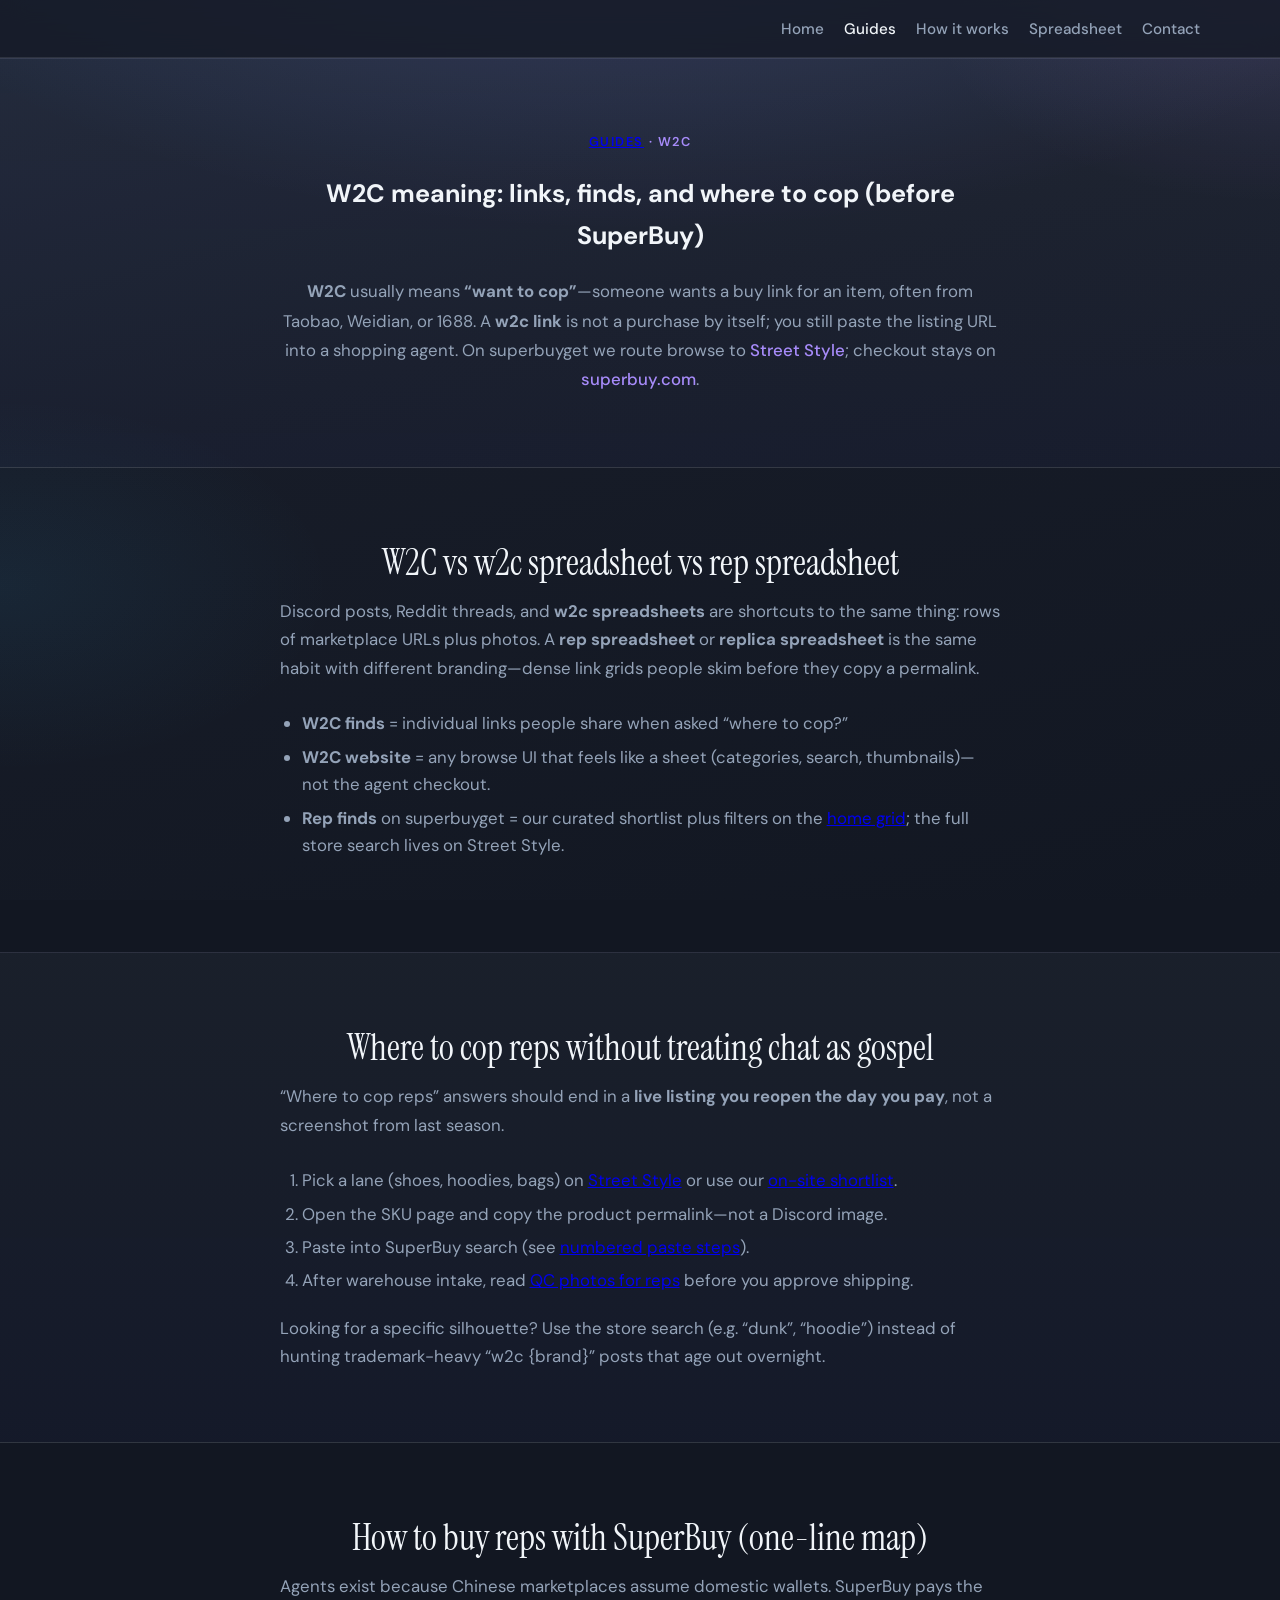
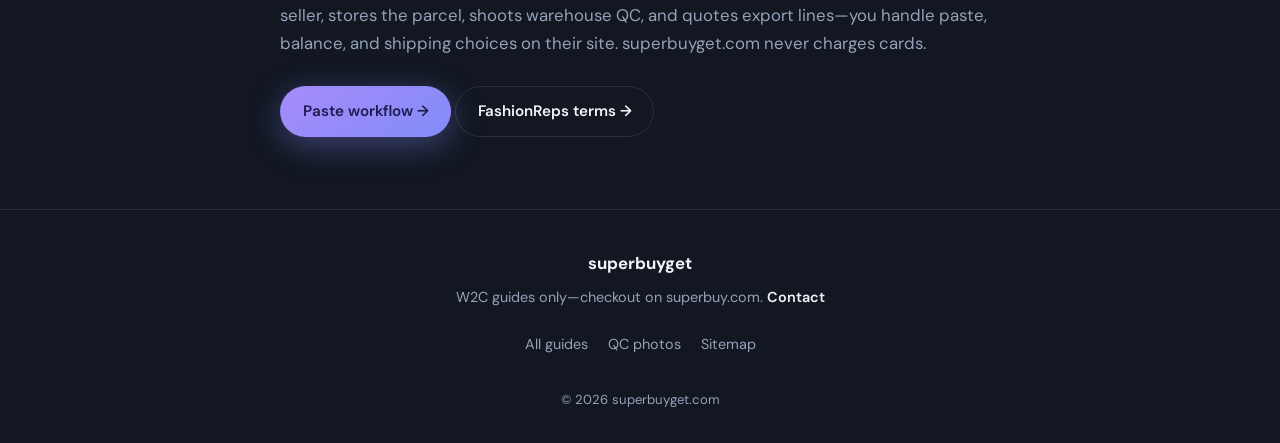
<file: guides/w2c-meaning.html>
<!DOCTYPE html>
<html lang="en">
<head>
  <meta charset="UTF-8">
  <meta name="viewport" content="width=device-width, initial-scale=1">
  <title>W2C Meaning, W2C Links &amp; Where to Cop | SuperBuy Browse | superbuyget</title>
  <meta name="description" content="W2C meaning in reps culture: want-to-cop links, w2c finds, and where to cop before you paste a Taobao or Weidian URL into SuperBuy checkout. Browse on Street Style, pay on superbuy.com.">
  <link rel="canonical" href="https://www.superbuyget.com/guides/w2c-meaning.html">
  <meta name="robots" content="index,follow,max-image-preview:large">
  <meta property="og:type" content="article">
  <meta property="og:url" content="https://www.superbuyget.com/guides/w2c-meaning.html">
  <meta property="og:title" content="W2C Meaning &amp; W2C Links | superbuyget">
  <meta property="og:description" content="What W2C means, how w2c spreadsheets differ from checkout, and a sane path from browse to SuperBuy paste.">
  <meta property="og:locale" content="en_US">
  <meta property="og:image" content="https://www.superbuyget.com/assets/img/logo-hub-wordmark.svg">
  <script type="application/ld+json">
  {"@context":"https://schema.org","@type":"BreadcrumbList","itemListElement":[
    {"@type":"ListItem","position":1,"name":"Home","item":"https://www.superbuyget.com/"},
    {"@type":"ListItem","position":2,"name":"Guides","item":"https://www.superbuyget.com/guides.html"},
    {"@type":"ListItem","position":3,"name":"W2C meaning","item":"https://www.superbuyget.com/guides/w2c-meaning.html"}
  ]}
  </script>
  <link rel="preconnect" href="https://fonts.googleapis.com">
  <link rel="preconnect" href="https://fonts.gstatic.com" crossorigin>
  <link href="https://fonts.googleapis.com/css2?family=DM+Sans:ital,opsz,wght@0,9..40,400;0,9..40,500;0,9..40,600;0,9..40,700;1,9..40,400&family=Instrument+Serif:ital@0;1&display=swap" rel="stylesheet">
  <link rel="icon" href="/favicon.ico" sizes="any">
  <link rel="icon" type="image/svg+xml" href="/assets/img/site-icon.svg">
  <link rel="apple-touch-icon" href="/assets/img/apple-touch-icon.png">
  <link rel="stylesheet" href="../assets/css/style.css">
</head>
<body class="page-guides">
  <a class="skip-link" href="#main">Skip to content</a>
  <header class="site-header">
    <div class="wrap header-inner">
      <a href="https://www.superbuy.com/en/page/homepage" class="header-logo" aria-label="header-logo" target="_blank" rel="noopener noreferrer"><span class="visually-hidden">Superbuy home</span></a>
      <button type="button" class="nav-toggle" aria-expanded="false" aria-controls="site-nav" id="nav-toggle"><span class="nav-toggle-bar"></span><span class="visually-hidden">Menu</span></button>
      <nav class="site-nav" id="site-nav" aria-label="Primary">
        <ul class="nav-primary">
          <li><a href="/">Home</a></li>
          <li><a href="/guides.html" aria-current="page">Guides</a></li>
          <li><a href="/workflow.html">How it works</a></li>
          <li><a href="/spreadsheet.html">Spreadsheet</a></li>
          <li><a href="/contact.html">Contact</a></li>
        </ul>
      </nav>
    </div>
  </header>

  <main id="main">
    <section class="section section-alt guides-quick" aria-labelledby="w2c-h1">
      <div class="wrap narrow">
        <p class="eyebrow"><a href="/guides.html">Guides</a> · W2C</p>
        <h1 id="w2c-h1">W2C meaning: links, finds, and where to cop (before SuperBuy)</h1>
        <p class="guides-intro"><strong>W2C</strong> usually means <strong>“want to cop”</strong>—someone wants a buy link for an item, often from Taobao, Weidian, or 1688. A <strong>w2c link</strong> is not a purchase by itself; you still paste the listing URL into a shopping agent. On superbuyget we route browse to <a href="https://streetstyle.maisonlooks.com/" target="_blank" rel="noopener noreferrer">Street Style</a>; checkout stays on <a href="https://www.superbuy.com/" target="_blank" rel="noopener noreferrer">superbuy.com</a>.</p>
      </div>
    </section>

    <section class="section guides-reading" aria-labelledby="w2c-vs-sheet">
      <div class="wrap narrow">
        <h2 id="w2c-vs-sheet" class="guides-section-title">W2C vs w2c spreadsheet vs rep spreadsheet</h2>
        <p class="guides-reading-lead">Discord posts, Reddit threads, and <strong>w2c spreadsheets</strong> are shortcuts to the same thing: rows of marketplace URLs plus photos. A <strong>rep spreadsheet</strong> or <strong>replica spreadsheet</strong> is the same habit with different branding—dense link grids people skim before they copy a permalink.</p>
        <ul class="content-list">
          <li><strong>W2C finds</strong> = individual links people share when asked “where to cop?”</li>
          <li><strong>W2C website</strong> = any browse UI that feels like a sheet (categories, search, thumbnails)—not the agent checkout.</li>
          <li><strong>Rep finds</strong> on superbuyget = our curated shortlist plus filters on the <a href="/#featured-picks">home grid</a>; the full store search lives on Street Style.</li>
        </ul>
      </div>
    </section>

    <section class="section section-alt guides-reading" aria-labelledby="where-cop">
      <div class="wrap narrow">
        <h2 id="where-cop" class="guides-section-title">Where to cop reps without treating chat as gospel</h2>
        <p class="guides-reading-lead">“Where to cop reps” answers should end in a <strong>live listing you reopen the day you pay</strong>, not a screenshot from last season.</p>
        <ol class="content-list">
          <li>Pick a lane (shoes, hoodies, bags) on <a href="https://streetstyle.maisonlooks.com/" target="_blank" rel="noopener noreferrer">Street Style</a> or use our <a href="/#featured-picks">on-site shortlist</a>.</li>
          <li>Open the SKU page and copy the product permalink—not a Discord image.</li>
          <li>Paste into SuperBuy search (see <a href="/workflow.html#how-to-use">numbered paste steps</a>).</li>
          <li>After warehouse intake, read <a href="/guides/qc-reps.html">QC photos for reps</a> before you approve shipping.</li>
        </ol>
        <p class="muted-p">Looking for a specific silhouette? Use the store search (e.g. “dunk”, “hoodie”) instead of hunting trademark-heavy “w2c {brand}” posts that age out overnight.</p>
      </div>
    </section>

    <section class="section guides-reading" aria-labelledby="how-buy">
      <div class="wrap narrow">
        <h2 id="how-buy" class="guides-section-title">How to buy reps with SuperBuy (one-line map)</h2>
        <p class="guides-reading-lead">Agents exist because Chinese marketplaces assume domestic wallets. SuperBuy pays the seller, stores the parcel, shoots warehouse QC, and quotes export lines—you handle paste, balance, and shipping choices on their site. superbuyget.com never charges cards.</p>
        <p class="section-cta">
          <a class="btn btn-primary" href="/workflow.html#how-to-use">Paste workflow →</a>
          <a class="btn btn-ghost" href="/guides/reps-glossary.html">FashionReps terms →</a>
        </p>
      </div>
    </section>
  </main>

  <footer class="site-footer">
    <div class="wrap footer-grid">
      <div>
        <p class="footer-brand">superbuyget</p>
        <p class="footer-note">W2C guides only—checkout on superbuy.com. <a href="/contact.html">Contact</a></p>
      </div>
      <div class="footer-links">
        <a href="/guides.html">All guides</a>
        <a href="/guides/qc-reps.html">QC photos</a>
        <a href="https://www.superbuyget.com/sitemap.xml">Sitemap</a>
      </div>
    </div>
    <p class="copyright">© <span id="year"></span> superbuyget.com</p>
  </footer>
  <script src="../assets/js/main.js" defer></script>
</body>
</html>
</file>
<file: assets/css/style.css>
/* SuperBuy @ superbuyget.com — atmospheric slate-indigo dark */
:root {
  --bg: #171c28;
  --bg-deep: #121722;
  --bg-elevated: #212836;
  --border: rgba(255, 255, 255, 0.1);
  --text: #f1f5f9;
  --muted: #94a3b8;
  --accent: #a78bfa;
  --accent-dim: rgba(167, 139, 250, 0.14);
  --warning: #fbbf24;
  --font-sans: "DM Sans", system-ui, sans-serif;
  --font-serif: "Instrument Serif", Georgia, serif;
  --radius: 14px;
  --shadow: 0 24px 80px rgba(15, 23, 42, 0.55);
}

*,
*::before,
*::after {
  box-sizing: border-box;
}

html {
  scroll-behavior: smooth;
  scroll-padding-top: 5rem;
}

body {
  margin: 0;
  font-family: var(--font-sans);
  font-size: 1.05rem;
  line-height: 1.65;
  color: var(--text);
  background-color: var(--bg-deep);
  background-image:
    radial-gradient(ellipse 110% 70% at 50% -15%, rgba(129, 140, 248, 0.22), transparent 58%),
    radial-gradient(ellipse 55% 45% at 100% 0%, rgba(167, 139, 250, 0.14), transparent 50%),
    radial-gradient(ellipse 50% 40% at 0% 65%, rgba(56, 189, 248, 0.07), transparent 52%),
    linear-gradient(165deg, #1c2436 0%, var(--bg) 38%, var(--bg-deep) 100%);
  background-attachment: fixed;
}

.visually-hidden {
  position: absolute;
  width: 1px;
  height: 1px;
  padding: 0;
  margin: -1px;
  overflow: hidden;
  clip: rect(0, 0, 0, 0);
  white-space: nowrap;
  border: 0;
}

.skip-link {
  position: absolute;
  left: -9999px;
  top: 0;
  z-index: 100;
  padding: 0.75rem 1rem;
  background: var(--accent);
  color: var(--bg);
  font-weight: 600;
}

.skip-link:focus {
  left: 1rem;
  top: 1rem;
}

.wrap {
  width: min(1120px, 92vw);
  margin-inline: auto;
}

.wrap.narrow {
  width: min(720px, 92vw);
}

/* Homepage copy — headings, paragraphs, and CTAs centered */
main {
  text-align: center;
}

main .content-list {
  display: inline-block;
  text-align: left;
  margin-inline: auto;
  vertical-align: top;
}

.page-guides main,
.page-spreadsheet main,
.page-news main,
.page-contact main {
  text-align: left;
}

.page-guides .guides-quick,
.page-spreadsheet .spreadsheet-quick,
.page-news .news-quick,
.page-contact .contact-quick {
  text-align: center;
}

.page-guides .guides-quick .guides-intro,
.page-spreadsheet .spreadsheet-quick .spreadsheet-intro,
.page-news .news-quick .news-lede,
.page-contact .contact-quick .contact-lede {
  text-align: center;
}

.page-guides main .content-list,
.page-spreadsheet main .content-list,
.page-news main .content-list,
.page-contact main .content-list {
  display: block;
  margin-inline: unset;
}

.page-guides .guides-outro,
.page-spreadsheet .spreadsheet-outro,
.page-news .news-outro,
.page-contact .contact-foot {
  text-align: center;
}

.guides-reading-lead {
  margin: 0 0 1.75rem;
  color: var(--muted);
  line-height: 1.7;
}

.guides-section-title {
  font-family: var(--font-serif);
  font-size: clamp(1.5rem, 2.5vw, 2rem);
  font-weight: 400;
  margin: 0 0 0.85rem;
  line-height: 1.25;
}

.guides-reading .guides-section-title,
.spreadsheet-reading .guides-section-title,
.news-reading .guides-section-title,
.contact-reading .guides-section-title {
  text-align: center;
}

.guide-topic-title {
  font-family: var(--font-sans);
  font-size: 1rem;
  font-weight: 700;
  margin: 0 0 0.75rem;
  color: var(--accent);
}

.guides-hub-grid {
  display: grid;
  grid-template-columns: repeat(auto-fit, minmax(220px, 1fr));
  gap: 1rem;
  margin: 1.25rem auto 1.5rem;
  max-width: 44rem;
  text-align: left;
}

.guides-hub-card {
  display: block;
  padding: 1rem 1.1rem;
  border: 1px solid var(--border);
  border-radius: var(--radius);
  background: var(--bg-elevated);
  text-decoration: none;
  color: inherit;
  transition: border-color 0.18s ease, transform 0.18s ease;
}

.guides-hub-card:hover {
  border-color: rgba(167, 139, 250, 0.4);
  transform: translateY(-2px);
}

.guides-hub-title {
  font-family: var(--font-sans);
  font-size: 1rem;
  font-weight: 700;
  margin: 0 0 0.4rem;
  color: var(--accent);
}

.guides-hub-card p {
  margin: 0;
  font-size: 0.9rem;
  color: var(--muted);
  line-height: 1.55;
}

.glossary-dl {
  margin: 0;
  text-align: left;
}

.glossary-dl dt {
  font-weight: 700;
  color: var(--accent);
  margin-top: 1.1rem;
}

.glossary-dl dt:first-child {
  margin-top: 0;
}

.glossary-dl dd {
  margin: 0.35rem 0 0;
  color: var(--muted);
  line-height: 1.65;
}

.page-home .home-rep-guides {
  padding-top: 2rem;
  padding-bottom: 2rem;
}

.page-home .home-rep-guides .section-intro {
  margin-bottom: 1rem;
}



.guides-policy-note {
  margin: 2rem 0 0;
  padding-top: 1.25rem;
  border-top: 1px solid var(--border);
  font-size: 0.9rem;
  color: var(--muted);
  line-height: 1.65;
}

.page-guides .guides-quick .section-cta,
.page-spreadsheet .spreadsheet-quick .section-cta,
.page-news .news-quick .section-cta,
.page-contact .contact-quick .section-cta {
  display: flex;
  flex-wrap: wrap;
  gap: 0.75rem;
  justify-content: center;
  align-items: center;
}

.page-guides .guides-outro .section-cta,
.page-spreadsheet .spreadsheet-outro .section-cta,
.page-news .news-outro .section-cta,
.page-contact .contact-foot .section-cta {
  display: flex;
  flex-wrap: wrap;
  gap: 0.75rem;
  justify-content: center;
  align-items: center;
}

.spreadsheet-intro {
  margin: 0 auto 1rem;
  max-width: 42rem;
  color: var(--muted);
  line-height: 1.75;
}

.spreadsheet-pull-list {
  margin: 1rem auto 1.5rem;
  max-width: 36rem;
  text-align: left;
  padding-left: 1.35rem;
  color: var(--muted);
}

.spreadsheet-pull-list li + li {
  margin-top: 0.35rem;
}

.page-spreadsheet .spreadsheet-quick .spreadsheet-pull-list {
  margin-inline: auto;
}

.spreadsheet-archetype-grid {
  display: grid;
  grid-template-columns: repeat(auto-fill, minmax(240px, 1fr));
  gap: 1rem;
  margin: 1.5rem 0 0;
}

.archetype-card {
  background: var(--bg-elevated);
  border: 1px solid var(--border);
  border-radius: 12px;
  padding: 1.15rem 1.2rem;
  text-align: left;
  transition:
    border-color 0.18s ease,
    transform 0.18s ease;
}

.archetype-card:hover {
  border-color: rgba(167, 139, 250, 0.3);
  transform: translateY(-2px);
}

.archetype-card h3 {
  margin: 0 0 0.35rem;
  font-size: 1rem;
  font-weight: 600;
  color: var(--text);
}

.archetype-meta {
  font-size: 0.78rem;
  font-weight: 600;
  letter-spacing: 0.04em;
  text-transform: uppercase;
  color: var(--accent);
  margin: 0 0 0.5rem;
}

.archetype-card p {
  margin: 0;
  font-size: 0.88rem;
  color: var(--muted);
  line-height: 1.55;
}

.spreadsheet-faq details {
  margin: 0;
  padding: 1rem 1.15rem;
  border: 1px solid var(--border);
  border-radius: 10px;
  background: var(--bg-elevated);
  text-align: left;
}

.spreadsheet-faq details + details {
  margin-top: 0.65rem;
}

.spreadsheet-faq summary {
  cursor: pointer;
  font-weight: 600;
  color: var(--text);
  list-style-position: outside;
}

.spreadsheet-faq details[open] summary {
  margin-bottom: 0.5rem;
  color: var(--accent);
}

.spreadsheet-faq details p {
  margin: 0;
  font-size: 0.95rem;
  color: var(--muted);
  line-height: 1.6;
}

.spreadsheet-footnote {
  margin: 2rem 0 0;
  padding-top: 1.25rem;
  border-top: 1px solid var(--border);
  font-size: 0.88rem;
  color: var(--muted);
  line-height: 1.65;
}

.spreadsheet-footnote--inline {
  margin-top: 1.75rem;
  padding-top: 0;
  border-top: none;
}

.page-spreadsheet .spreadsheet-outro .spreadsheet-pull-list {
  display: inline-block;
  text-align: left;
}

.page-spreadsheet .spreadsheet-outro .spreadsheet-outro-notes {
  margin-top: 1.75rem;
}

.page-spreadsheet .spreadsheet-outro .spreadsheet-outro-disclaimer {
  border-top: 1px solid var(--border);
  padding-top: 1.25rem;
  margin-top: 1.5rem;
  max-width: 40rem;
  margin-inline: auto;
  text-align: left;
}

.spreadsheet-archetypes-lead {
  margin-bottom: 0.5rem;
}

.spreadsheet-hot-filters {
  text-align: center;
  margin: 0 auto 0.25rem;
  max-width: 40rem;
}

.news-lede {
  margin: 0 auto 1rem;
  max-width: 40rem;
  color: var(--muted);
  line-height: 1.75;
}

.news-bulletin .news-kicker {
  margin: 0 0 0.4rem;
  font-size: 0.72rem;
  font-weight: 600;
  letter-spacing: 0.08em;
  text-transform: uppercase;
  color: var(--accent);
}

.news-bulletin h3 {
  margin: 0 0 0.6rem;
  font-size: 1.08rem;
  font-weight: 600;
  color: var(--text);
  font-family: var(--font-sans);
}

.news-bulletin p {
  margin: 0;
  font-size: 0.95rem;
  color: var(--muted);
  line-height: 1.6;
}

.news-bulletin p + p {
  margin-top: 0.65rem;
}

.news-footnote {
  margin: 2rem auto 0;
  max-width: 36rem;
  font-size: 0.88rem;
  color: var(--muted);
  line-height: 1.65;
  text-align: center;
}

.contact-lede {
  margin: 0 auto 1.25rem;
  max-width: 40rem;
  color: var(--muted);
  line-height: 1.75;
}

.contact-lede-tight {
  margin-bottom: 0;
}

.contact-reading .guides-section-title {
  text-align: center;
}

.contact-methods-grid {
  display: grid;
  grid-template-columns: repeat(auto-fill, minmax(260px, 1fr));
  gap: 1rem;
  margin-top: 1.5rem;
}

.contact-channel-card {
  padding: 1.35rem 1.35rem 1.5rem;
  border-radius: var(--radius);
  border: 1px solid var(--border);
  background: var(--bg-elevated);
  text-align: left;
}

.contact-channel-label {
  margin: 0 0 0.5rem;
  font-size: 0.72rem;
  font-weight: 700;
  letter-spacing: 0.08em;
  text-transform: uppercase;
  color: var(--accent);
}

.contact-channel-card h3 {
  margin: 0 0 0.65rem;
  font-size: 1.05rem;
  font-weight: 600;
}

.contact-channel-card p {
  margin: 0 0 1rem;
  font-size: 0.92rem;
  color: var(--muted);
  line-height: 1.55;
}

.contact-channel-card .btn {
  width: fit-content;
}

.contact-hub-panel {
  margin: 0;
  padding: 1.25rem 1.5rem;
  border-radius: var(--radius);
  border: 1px solid var(--border);
  background: rgba(167, 139, 250, 0.04);
  color: var(--muted);
  font-size: 0.95rem;
  line-height: 1.6;
}

.contact-hub-panel strong {
  color: var(--text);
}

.contact-scope-list {
  margin: 1rem auto 0;
  max-width: 34rem;
  font-size: 0.93rem;
  color: var(--muted);
}

.contact-scope-list ul {
  margin: 0.5rem 0 0;
  padding-left: 1.2rem;
  text-align: left;
}

.contact-scope-list li + li {
  margin-top: 0.35rem;
}

.contact-telegram-note {
  margin: 0.75rem 0 0;
  font-size: 0.8rem;
  color: var(--muted);
  opacity: 0.9;
}

.contact-telegram-cta-btn {
  gap: 0.5rem;
}

.contact-telegram-cta-btn .contact-telegram-cta-mark {
  display: block;
  flex-shrink: 0;
  width: 1.12em;
  height: 1.12em;
  color: #2aabee;
}

.contact-channel-card code {
  font-size: 0.85em;
  padding: 0.1rem 0.32rem;
  border-radius: 4px;
  background: rgba(0, 0, 0, 0.35);
  color: var(--warning);
}

/* Header */
.site-header {
  position: sticky;
  top: 0;
  z-index: 50;
  border-bottom: 1px solid var(--border);
  background: rgba(23, 28, 40, 0.82);
  backdrop-filter: blur(12px);
  overflow: visible;
}

.header-inner {
  display: flex;
  align-items: center;
  justify-content: space-between;
  gap: 1rem;
  padding: 0.85rem 0;
  position: relative;
}

.logo {
  display: flex;
  align-items: center;
  gap: 0;
  text-decoration: none;
  color: var(--text);
  font-weight: 700;
  letter-spacing: -0.02em;
  min-width: 0;
  flex-shrink: 1;
}

a.header-logo {
  display: block;
  flex: 0 0 clamp(120px, 42vw, 150px);
  width: clamp(120px, 42vw, 150px);
  height: clamp(24px, 7vw, 30px);
  background: url(https://cdn.superbuy.com/starit-superbuy/dist/img/homepage/logo-w.png) 50% no-repeat;
  background-size: contain;
  text-decoration: none;
  flex-shrink: 1;
  min-width: 0;
}

a.header-logo:focus-visible {
  outline: 2px solid var(--accent);
  outline-offset: 4px;
  border-radius: 10px;
}

.logo.logo--stacked {
  gap: 0.65rem;
}

.logo-crest {
  display: inline-flex;
  align-items: center;
  justify-content: center;
  width: clamp(2rem, 5vw, 2.35rem);
  height: clamp(2rem, 5vw, 2.35rem);
  border-radius: 50%;
  background: var(--bg-elevated);
  border: 1px solid var(--border);
  font-size: clamp(0.62rem, 1.75vw, 0.76rem);
  font-weight: 700;
  letter-spacing: -0.06em;
  color: var(--text);
  flex-shrink: 0;
  line-height: 1;
}

.logo-stack {
  display: flex;
  flex-direction: column;
  align-items: flex-start;
  gap: 0.06rem;
  line-height: 1.18;
  min-width: 0;
}

.logo-domain {
  font-size: clamp(0.78rem, 2.35vw, 0.96rem);
  font-weight: 700;
  letter-spacing: -0.03em;
  color: var(--text);
  max-width: min(54vw, 15rem);
  overflow: hidden;
  text-overflow: ellipsis;
  white-space: nowrap;
}

.logo-tagline {
  font-size: clamp(0.68rem, 2vw, 0.82rem);
  font-weight: 500;
  letter-spacing: -0.02em;
  color: var(--muted);
}

.logo-text {
  font-size: clamp(0.8rem, 2.6vw, 1.02rem);
  line-height: 1.2;
}

.logo-mark {
  display: block;
  width: 2.25rem;
  height: 2.25rem;
  border-radius: 10px;
  object-fit: cover;
  flex-shrink: 0;
  box-shadow: 0 1px 0 rgba(255, 255, 255, 0.08);
}

.logo-mark.logo-wordmark {
  width: auto;
  height: clamp(1.45rem, 3.9vw, 1.95rem);
  max-width: min(200px, 46vw);
  border-radius: 6px;
  object-fit: contain;
  box-shadow: none;
}

.nav-toggle {
  display: none;
  width: 44px;
  height: 44px;
  border: 1px solid var(--border);
  border-radius: 10px;
  background: var(--bg-elevated);
  cursor: pointer;
  position: relative;
}

.nav-toggle-bar,
.nav-toggle-bar::before,
.nav-toggle-bar::after {
  display: block;
  width: 20px;
  height: 2px;
  background: var(--text);
  border-radius: 1px;
  position: absolute;
  left: 50%;
  transform: translateX(-50%);
  transition: transform 0.2s, opacity 0.2s;
}

.nav-toggle-bar {
  top: 50%;
  margin-top: -1px;
}

.nav-toggle-bar::before,
.nav-toggle-bar::after {
  content: "";
}

.nav-toggle-bar::before {
  top: -6px;
}

.nav-toggle-bar::after {
  top: 6px;
}

.nav-primary {
  list-style: none;
  margin: 0;
  padding: 0;
  display: flex;
  flex-wrap: wrap;
  align-items: center;
  gap: 0.35rem 1.25rem;
}

.site-nav a {
  color: var(--muted);
  text-decoration: none;
  font-size: 0.95rem;
  font-weight: 500;
}

.site-nav a:hover,
.site-nav a:focus-visible {
  color: var(--text);
}

.site-nav a[aria-current="page"] {
  color: var(--text);
}

.nav-item-has-sub {
  position: relative;
}

.nav-parent {
  display: inline-flex;
  align-items: center;
  gap: 0.15rem;
  white-space: nowrap;
}

.nav-chevron {
  display: inline-block;
  width: 0;
  height: 0;
  border-left: 4px solid transparent;
  border-right: 4px solid transparent;
  border-top: 5px solid currentColor;
  margin-top: 2px;
  opacity: 0.75;
}

.nav-sub {
  list-style: none;
  margin: 0;
  padding: 0.4rem 0;
  position: absolute;
  left: 0;
  top: 100%;
  margin-top: 0.15rem;
  min-width: 220px;
  background: var(--bg-elevated);
  border: 1px solid var(--border);
  border-radius: 12px;
  box-shadow: var(--shadow);
  z-index: 60;
  opacity: 0;
  visibility: hidden;
  transform: translateY(6px);
  transition: opacity 0.18s ease, transform 0.18s ease, visibility 0.18s;
}

.nav-sub::before {
  content: "";
  position: absolute;
  top: -12px;
  left: -10px;
  right: -10px;
  height: 14px;
}

.nav-item-has-sub:hover .nav-sub,
.nav-item-has-sub:focus-within .nav-sub {
  opacity: 1;
  visibility: visible;
  transform: translateY(0);
}

.nav-sub a {
  display: block;
  padding: 0.45rem 1rem;
  font-size: 0.9rem;
  color: var(--muted);
}

.nav-sub a:hover,
.nav-sub a:focus-visible {
  color: var(--accent);
  background: rgba(167, 139, 250, 0.06);
}

.nav-guides h1,
.nav-guides h2,
.nav-news h2 {
  font-family: var(--font-serif);
  font-size: clamp(1.5rem, 2.5vw, 1.85rem);
  font-weight: 400;
  margin: 0 0 0.75rem;
}

.guides-intro {
  margin: 0;
  color: var(--muted);
  line-height: 1.75;
}

.guides-intro a {
  color: var(--accent);
  text-decoration: none;
  font-weight: 500;
  white-space: nowrap;
}

.guides-intro a:hover,
.guides-intro a:focus-visible {
  text-decoration: underline;
}

.muted-p {
  margin: 0;
  color: var(--muted);
}

/* Hero */
.hero {
  padding: clamp(3rem, 8vw, 5.5rem) 0 4rem;
}

.hero-grid {
  display: grid;
  grid-template-columns: 1.1fr 0.9fr;
  gap: clamp(2rem, 5vw, 4rem);
  align-items: center;
}

@media (max-width: 900px) {
  .hero-grid {
    grid-template-columns: 1fr;
  }
}

.eyebrow {
  font-size: 0.8rem;
  text-transform: uppercase;
  letter-spacing: 0.12em;
  color: var(--accent);
  font-weight: 600;
  margin: 0 0 0.75rem;
}

.hero h1 {
  font-family: var(--font-serif);
  font-size: clamp(2.25rem, 5vw, 3.35rem);
  font-weight: 400;
  line-height: 1.15;
  margin: 0 0 1rem;
  letter-spacing: -0.02em;
}

.hero h1 em {
  font-style: italic;
  color: var(--accent);
}

/* Hero — lit-style single column */
.hero-lit {
  padding: clamp(2.5rem, 7vw, 4.5rem) 0 3rem;
  text-align: center;
}

.hero-lit-inner {
  max-width: 46rem;
  margin-inline: auto;
}

.hero-tagline {
  font-family: var(--font-serif);
  font-size: clamp(1.75rem, 4vw, 2.5rem);
  font-weight: 400;
  font-style: italic;
  color: var(--accent);
  margin: 0 0 1rem;
  line-height: 1.2;
}

.hero-title {
  font-family: var(--font-serif);
  font-size: clamp(1.35rem, 3vw, 1.85rem);
  font-weight: 400;
  line-height: 1.3;
  margin: 0 0 1.25rem;
  letter-spacing: -0.02em;
  color: var(--text);
}

.hero-lit .hero-cta-line {
  margin: 0 0 1.5rem;
}

.hero-lead {
  margin: 0;
  color: var(--muted);
  font-size: 1.02rem;
  line-height: 1.7;
}

.hero-lead strong {
  color: var(--text);
}

.lead {
  color: var(--muted);
  margin: 0 0 1.5rem;
  max-width: 38rem;
}

.lead strong {
  color: var(--text);
}

.hero-actions {
  display: flex;
  flex-wrap: wrap;
  gap: 0.75rem;
  margin-bottom: 1.75rem;
}

.btn {
  display: inline-flex;
  align-items: center;
  justify-content: center;
  padding: 0.75rem 1.35rem;
  border-radius: 999px;
  font-weight: 600;
  font-size: 0.95rem;
  text-decoration: none;
  border: 1px solid transparent;
  cursor: pointer;
  transition: transform 0.15s, box-shadow 0.15s, background 0.15s;
}

.btn:active {
  transform: scale(0.98);
}

.btn-primary {
  background: linear-gradient(145deg, #a78bfa, #818cf8);
  color: #1e1b4e;
  box-shadow: 0 8px 32px rgba(129, 140, 248, 0.38);
}

.btn-primary:hover,
.btn-primary:focus-visible {
  box-shadow: 0 12px 40px rgba(129, 140, 248, 0.48);
}

.btn-ghost {
  border-color: var(--border);
  color: var(--text);
  background: transparent;
}

.btn-ghost:hover,
.btn-ghost:focus-visible {
  border-color: rgba(255, 255, 255, 0.2);
  background: var(--bg-elevated);
}

.hero-stats {
  list-style: none;
  margin: 0;
  padding: 0;
  display: grid;
  gap: 0.5rem;
  color: var(--muted);
  font-size: 0.92rem;
}

.hero-stats strong {
  color: var(--text);
}

/* Sheet preview */
.hero-panel {
  position: relative;
}

.sheet-preview {
  position: relative;
  background: var(--bg-elevated);
  border: 1px solid var(--border);
  border-radius: var(--radius);
  padding: 1.25rem;
  box-shadow: var(--shadow);
  overflow: hidden;
}

.sheet-row {
  display: grid;
  grid-template-columns: 1.4fr 0.7fr 0.5fr 0.6fr;
  gap: 0.5rem;
  padding: 0.55rem 0.35rem;
  font-size: 0.82rem;
  color: var(--muted);
  border-bottom: 1px solid var(--border);
  align-items: center;
}

.sheet-head {
  font-weight: 600;
  color: var(--text);
  text-transform: uppercase;
  font-size: 0.7rem;
  letter-spacing: 0.06em;
}

.sheet-row:last-of-type {
  border-bottom: none;
}

.pill {
  display: inline-block;
  padding: 0.2rem 0.5rem;
  border-radius: 6px;
  background: var(--accent-dim);
  color: var(--accent);
  font-size: 0.72rem;
  font-weight: 600;
  text-align: center;
}

.sheet-glow {
  position: absolute;
  inset: auto -20% -40% -20%;
  height: 60%;
  background: radial-gradient(ellipse at center, rgba(167, 139, 250, 0.2), transparent 70%);
  pointer-events: none;
}

/* Sections */
.section {
  padding: clamp(3rem, 6vw, 4.5rem) 0;
}

.section-alt {
  background: linear-gradient(180deg, rgba(148, 163, 184, 0.06) 0%, rgba(99, 102, 241, 0.035) 100%);
  border-block: 1px solid var(--border);
}

.section h2 {
  font-family: var(--font-serif);
  font-size: clamp(1.75rem, 3vw, 2.25rem);
  font-weight: 400;
  margin: 0 0 0.75rem;
}

.section-intro {
  color: var(--muted);
  max-width: 52rem;
  margin: 0 0 2rem;
}

.home-stat-strip {
  display: flex;
  flex-wrap: wrap;
  justify-content: center;
  gap: 1.75rem 2.5rem;
  margin: 0 0 2rem;
  padding: 1.35rem 1.25rem;
  border: 1px solid var(--border);
  border-radius: var(--radius);
  background: var(--bg-elevated);
}

.home-stat {
  text-align: center;
  min-width: 7.5rem;
}

.home-stat-n {
  display: block;
  font-family: var(--font-serif);
  font-size: clamp(1.5rem, 3vw, 2rem);
  font-weight: 400;
  line-height: 1.15;
  color: var(--accent);
}

.home-stat-l {
  display: block;
  margin-top: 0.3rem;
  font-size: 0.8rem;
  color: var(--muted);
  max-width: 11rem;
  margin-inline: auto;
}

.home-value-grid {
  margin-top: 0.35rem;
}

.home-indie-copy {
  margin: 0;
}

.home-inline-list.content-list {
  text-align: left;
}

.home-faq-block .home-faq {
  margin-top: 0.5rem;
  text-align: left;
}

.home-faq details {
  padding: 1rem 1.15rem;
  border: 1px solid var(--border);
  border-radius: 10px;
  background: var(--bg-elevated);
}

.home-faq details + details {
  margin-top: 0.65rem;
}

.home-faq summary {
  cursor: pointer;
  font-weight: 600;
  color: var(--text);
  list-style-position: outside;
}

.home-faq details[open] summary {
  margin-bottom: 0.5rem;
  color: var(--accent);
}

.home-faq details p {
  margin: 0;
  font-size: 0.95rem;
  color: var(--muted);
  line-height: 1.6;
}

.section-ultimate {
  text-align: center;
}

.section-ultimate h2 {
  margin-bottom: 1.25rem;
}

.section-cta {
  margin: 0;
}

.section-cta-inline {
  margin: 0 0 1.25rem;
}

.content-list {
  margin: 0.5rem 0 1.25rem;
  padding-left: 1.35rem;
  color: var(--muted);
}

.content-list li + li {
  margin-top: 0.35rem;
}

.section-categories .category-grid {
  margin-top: 1.5rem;
}

.section-categories a.cat-tile {
  text-decoration: none;
  color: inherit;
}

.cat-tile {
  display: flex;
  flex-direction: column;
  align-items: center;
  justify-content: center;
  gap: 0.15rem;
  min-height: 0;
  text-align: center;
  transition:
    background 0.18s ease,
    transform 0.18s ease,
    border-color 0.18s ease;
}

.section-categories .wrap > h2 {
  color: var(--text);
}

.section-categories .category-footnote {
  color: var(--muted);
}

.section-categories .category-footnote strong {
  color: var(--text);
}

.section-categories .cat-tile {
  align-items: stretch;
  background: var(--bg-elevated);
  border: 1px solid var(--border);
  border-radius: 12px;
  padding: 0.75rem 0.65rem 0.85rem;
  gap: 0.55rem;
}

.section-categories .cat-tile:hover {
  border-color: rgba(167, 139, 250, 0.35);
  background: rgba(255, 255, 255, 0.03);
  transform: translateY(-2px);
}

.section-categories .cat-tile-thumb {
  display: block;
  width: 100%;
  height: auto;
  aspect-ratio: 1;
  object-fit: contain;
  flex-shrink: 0;
}

.cat-tile h3 {
  margin: 0;
  font-size: 0.8rem;
  font-weight: 600;
  text-transform: uppercase;
  letter-spacing: 0.06em;
  color: var(--text);
}

.category-footnote {
  margin-top: 1.75rem;
  font-size: 0.95rem;
  line-height: 1.55;
  text-align: center;
  max-width: 36rem;
  margin-inline: auto;
}

.why-block {
  margin-top: 2.25rem;
  padding-top: 2rem;
  border-top: 1px solid var(--border);
}

.why-block:first-of-type {
  margin-top: 1rem;
  padding-top: 0;
  border-top: none;
}

.why-block h3 {
  font-size: 1.15rem;
  font-weight: 600;
  margin: 0 0 0.65rem;
}

.why-block > p {
  margin: 0 0 0.75rem;
  color: var(--muted);
}

.steps-section h2 {
  margin-bottom: 2rem;
}

.step-card {
  background: var(--bg);
  border: 1px solid var(--border);
  border-radius: var(--radius);
  padding: 1.5rem 1.65rem;
  margin-bottom: 1rem;
}

.step-card:last-child {
  margin-bottom: 0;
}

.step-num {
  font-size: 1.1rem;
  font-weight: 700;
  margin: 0 0 0.75rem;
  color: var(--accent);
}

.step-card p {
  margin: 0 0 0.75rem;
  color: var(--muted);
}

.step-card p:last-child {
  margin-bottom: 0;
}

.agent-note {
  padding-top: 2rem;
  padding-bottom: 2rem;
}

.agent-note-text {
  margin: 0;
  padding: 1.25rem 1.5rem;
  border-radius: var(--radius);
  border: 1px solid var(--border);
  background: var(--bg-elevated);
  color: var(--muted);
  font-size: 0.98rem;
}

.agent-note-text strong {
  color: var(--text);
}

.section-final-cta {
  text-align: center;
}

.section-final-cta h2 {
  margin-bottom: 0.75rem;
}

.section-final-cta > .wrap.narrow > p:not(.section-cta):not(.disclaimer) {
  color: var(--muted);
  margin: 0 0 1rem;
}

.closing-summary,
.disclaimer {
  font-size: 0.95rem;
  line-height: 1.65;
}

.closing-summary {
  margin: 2rem 0 1rem !important;
  color: var(--muted) !important;
}

.disclaimer {
  margin: 0 !important;
  padding-top: 1.25rem;
  border-top: 1px solid var(--border);
  color: var(--muted);
  font-size: 0.88rem;
}

.cta-card {
  background: var(--bg-elevated);
  border: 1px solid var(--border);
  border-radius: var(--radius);
  padding: 1.75rem;
}

.cta-card-title {
  font-weight: 700;
  margin: 0 0 0.5rem;
}

.cta-card code {
  font-size: 0.88em;
  padding: 0.1rem 0.35rem;
  border-radius: 6px;
  background: rgba(0, 0, 0, 0.35);
  color: var(--warning);
}

.cta-card .btn {
  margin-top: 1.25rem;
}

/* Categories */
.category-grid {
  display: grid;
  grid-template-columns: repeat(auto-fill, minmax(160px, 1fr));
  gap: 1rem;
}

.cat-card {
  background: var(--bg-elevated);
  border: 1px solid var(--border);
  border-radius: 12px;
  padding: 1.15rem 1.25rem;
  transition: border-color 0.15s, transform 0.15s;
}

.cat-card:hover {
  border-color: rgba(167, 139, 250, 0.35);
  transform: translateY(-2px);
}

.cat-card h3 {
  margin: 0 0 0.35rem;
  font-size: 1rem;
  font-weight: 600;
}

.cat-card p {
  margin: 0;
  font-size: 0.85rem;
  color: var(--muted);
}

/* Split */
.split {
  display: grid;
  grid-template-columns: 1fr min(320px, 100%);
  gap: 2.5rem;
  align-items: start;
}

@media (max-width: 800px) {
  .split {
    grid-template-columns: 1fr;
  }
}

.aside-card {
  background: var(--bg-elevated);
  border: 1px solid var(--border);
  border-radius: var(--radius);
  padding: 1.5rem;
}

.aside-card h3 {
  margin: 0 0 1rem;
  font-size: 1rem;
}

.checklist {
  margin: 0;
  padding-left: 1.2rem;
  color: var(--muted);
  font-size: 0.92rem;
}

.checklist li + li {
  margin-top: 0.5rem;
}

/* Features */
.feature-grid {
  display: grid;
  grid-template-columns: repeat(auto-fill, minmax(240px, 1fr));
  gap: 1.25rem;
}

.feature {
  padding: 1.25rem;
  border-radius: 12px;
  border: 1px solid var(--border);
  background: var(--bg);
}

.feature h3 {
  margin: 0 0 0.5rem;
  font-size: 1.05rem;
}

.feature p {
  margin: 0;
  color: var(--muted);
  font-size: 0.92rem;
}

/* Steps */
.steps {
  margin: 0;
  padding-left: 1.25rem;
  max-width: 40rem;
  color: var(--muted);
}

.steps li + li {
  margin-top: 0.75rem;
}

.steps strong {
  color: var(--text);
}

/* Guides */
.guide-list {
  list-style: none;
  margin: 0;
  padding: 0;
  display: grid;
  gap: 0.65rem;
}

.guide-list a {
  display: block;
  padding: 0.85rem 1rem;
  border-radius: 10px;
  border: 1px solid var(--border);
  background: var(--bg);
  color: var(--text);
  text-decoration: none;
  font-weight: 500;
}

.guide-list a:hover,
.guide-list a:focus-visible {
  border-color: rgba(167, 139, 250, 0.4);
  color: var(--accent);
}

.contact a {
  color: var(--accent);
}

/* Footer */
.site-footer {
  padding: 2.5rem 0 2rem;
  border-top: 1px solid var(--border);
  text-align: center;
}

.footer-grid {
  display: flex;
  flex-wrap: wrap;
  flex-direction: column;
  justify-content: center;
  align-items: center;
  gap: 1.5rem;
}

.footer-brand {
  font-weight: 700;
  margin: 0 0 0.5rem;
  color: var(--text);
}

.footer-note {
  margin: 0;
  color: var(--muted);
  font-size: 0.9rem;
  max-width: 28rem;
  margin-inline: auto;
}

.footer-note a {
  color: var(--text);
  text-decoration: none;
  font-weight: 600;
}

.footer-note a:hover {
  color: var(--accent);
}

.copyright a {
  color: var(--muted);
  text-decoration: none;
}

.copyright a:hover {
  color: var(--accent);
}

.footer-links {
  display: flex;
  flex-wrap: wrap;
  justify-content: center;
  gap: 1.25rem;
}

.footer-links a {
  color: var(--muted);
  text-decoration: none;
  font-size: 0.9rem;
}

.footer-links a:hover {
  color: var(--accent);
}

.copyright {
  text-align: center;
  margin: 2rem 0 0;
  font-size: 0.82rem;
  color: var(--muted);
}

/* Mobile nav */
@media (max-width: 768px) {
  .nav-toggle {
    display: block;
  }

  .site-nav {
    position: absolute;
    left: 0;
    right: 0;
    top: 100%;
    background: var(--bg);
    border-bottom: 1px solid var(--border);
    max-height: 0;
    overflow: hidden;
    transition: max-height 0.28s ease;
  }

  .site-nav.is-open {
    max-height: min(90vh, 720px);
    overflow-y: auto;
  }

  .nav-primary {
    flex-direction: column;
    align-items: stretch;
    padding: 1rem 4vw 1.25rem;
    gap: 0.35rem;
  }

  .site-nav a.nav-parent,
  .site-nav .nav-primary > li > a:not(.nav-parent) {
    display: block;
    padding: 0.5rem 0;
  }

  .nav-item-has-sub {
    position: static;
  }

  .nav-sub {
    position: static;
    opacity: 1;
    visibility: visible;
    transform: none;
    min-width: 0;
    margin: 0.15rem 0 0.5rem 0.35rem;
    padding: 0.15rem 0 0.25rem 0.85rem;
    border: none;
    border-left: 1px solid var(--border);
    border-radius: 0;
    box-shadow: none;
    background: transparent;
  }

  .nav-sub a {
    padding: 0.4rem 0;
  }

  .nav-chevron {
    margin-left: 0.35rem;
  }
}

/* Homepage-only layout refresh (superbuyget.com — does not affect inner pages) */
.page-home .hero-lit-inner {
  max-width: min(1120px, 94vw);
  padding: clamp(1rem, 2.2vw, 1.35rem) clamp(1rem, 2.8vw, 1.5rem);
  border-radius: calc(var(--radius) + 6px);
  border: 1px solid var(--border);
  background: rgba(33, 40, 54, 0.65);
  box-shadow: var(--shadow);
  backdrop-filter: blur(8px);
}

/* Compact homepage hero — same copy, less vertical space; product grid peeks above fold */
.page-home .hero-lit {
  padding: 0.875rem 0 1rem;
  text-align: left;
}

.page-home .hero-compact-grid {
  display: grid;
  grid-template-columns: minmax(0, 1fr);
  gap: 1rem;
  align-items: stretch;
}

@media (min-width: 720px) {
  .page-home .hero-compact-grid {
    grid-template-columns: minmax(0, 1fr) auto;
    gap: 1rem 1.75rem;
    align-items: stretch;
  }

  .page-home .hero-compact-cta {
    justify-content: center;
    align-self: center;
  }
}

.page-home .hero-title {
  font-size: clamp(1.05rem, 2.2vw, 1.32rem);
  line-height: 1.28;
  margin: 0 0 0.6rem;
}

.page-home .hero-lead {
  font-size: 0.88rem;
  line-height: 1.55;
}

.page-home .hero-compact-cta {
  display: flex;
  flex-direction: column;
  gap: 0.65rem;
}

.page-home .hero-lit .hero-cta-line {
  display: flex;
  flex-wrap: wrap;
  gap: 0.75rem;
  align-items: center;
  margin: 0;
  justify-content: flex-start;
}

@media (max-width: 719px) {
  .page-home .hero-lit {
    text-align: center;
  }

  .page-home .hero-lit .hero-cta-line {
    justify-content: center;
  }

  .page-home .hero-compact-cta {
    align-items: center;
  }
}

.page-home .home-featured-picks {
  padding-top: clamp(1rem, 2.5vw, 1.5rem);
}

.page-home .home-value-grid.feature-grid,
.page-workflow .home-value-grid.feature-grid {
  grid-template-columns: repeat(2, minmax(0, 1fr));
  gap: 1rem 1.25rem;
  max-width: 880px;
  margin-inline: auto;
}

@media (max-width: 620px) {
  .page-home .home-value-grid.feature-grid,
  .page-workflow .home-value-grid.feature-grid {
    grid-template-columns: 1fr;
  }
}

.page-home #why > .wrap,
.page-workflow #why > .wrap {
  max-width: min(980px, 94vw);
  margin-inline: auto;
}

@media (min-width: 920px) {
  .page-home #why > .wrap,
  .page-workflow #why > .wrap {
    display: grid;
    grid-template-columns: 1fr 1fr;
    column-gap: 2rem;
    align-items: start;
  }

  .page-home #why > .wrap > h2,
  .page-workflow #why > .wrap > h2 {
    grid-column: 1 / -1;
    margin-bottom: 0.5rem;
  }

  /* Third “why” block spans full row for closing beat */
  .page-home #why > .wrap > .why-block:last-of-type,
  .page-workflow #why > .wrap > .why-block:last-of-type {
    grid-column: 1 / -1;
    max-width: 44rem;
    justify-self: center;
    border-top: 1px solid var(--border);
    padding-top: 2rem;
    margin-top: 0.5rem;
  }

  .page-home #why .why-block:first-of-type,
  .page-workflow #why .why-block:first-of-type {
    margin-top: 0;
  }
}

.page-home #steps-intro .wrap.narrow,
.page-workflow #steps-intro .wrap.narrow {
  width: min(800px, 92vw);
}

.page-home .steps-section > .wrap,
.page-workflow .steps-section > .wrap {
  max-width: min(980px, 94vw);
  margin-inline: auto;
}

@media (min-width: 880px) {
  .page-home .steps-section > .wrap,
  .page-workflow .steps-section > .wrap {
    display: grid;
    grid-template-columns: repeat(2, minmax(0, 1fr));
    gap: 1rem 1.25rem;
    align-items: stretch;
  }

  .page-home .steps-section > .wrap > h2,
  .page-workflow .steps-section > .wrap > h2 {
    grid-column: 1 / -1;
    text-align: center;
    margin-bottom: 0.5rem;
  }
}

/* Street Style featured picks — homepage catalogue preview */
.page-home .home-featured-picks .featured-picks-lede {
  margin: -0.25rem auto 1.5rem;
  max-width: 40rem;
  color: var(--muted);
  line-height: 1.65;
}

.page-home .catalog-toolbar {
  max-width: 52rem;
  margin: 0 auto 1.35rem;
  padding: 1rem 1.15rem;
  border: 1px solid var(--border);
  border-radius: var(--radius);
  background: var(--bg-elevated);
  text-align: left;
}

.page-home .catalog-toolbar-row {
  display: flex;
  flex-wrap: wrap;
  align-items: flex-end;
  gap: 0.75rem 1rem;
}

.page-home .catalog-field {
  display: flex;
  flex-direction: column;
  align-items: flex-start;
  gap: 0.35rem;
  flex: 1 1 12rem;
  min-width: 0;
}

.page-home .catalog-field-select {
  flex: 0 1 12rem;
}

.page-home .catalog-label {
  font-size: 0.72rem;
  font-weight: 600;
  letter-spacing: 0.05em;
  text-transform: uppercase;
  color: var(--muted);
}

.page-home .catalog-search-input,
.page-home .catalog-category-select {
  width: 100%;
  padding: 0.55rem 0.85rem;
  border-radius: 10px;
  border: 1px solid var(--border);
  background: rgba(255, 255, 255, 0.04);
  color: var(--text);
  font-size: 0.95rem;
  font-family: inherit;
}

.page-home .catalog-search-input:focus,
.page-home .catalog-category-select:focus {
  outline: 2px solid var(--accent);
  outline-offset: 2px;
}

.page-home .catalog-category-select {
  cursor: pointer;
}

.page-home button.catalog-reset {
  flex-shrink: 0;
  align-self: flex-end;
  margin-left: auto;
}

@media (max-width: 620px) {
  .page-home button.catalog-reset {
    margin-left: 0;
    align-self: stretch;
    justify-content: center;
  }

  .page-home .catalog-field-select {
    flex: 1 1 100%;
  }
}

.page-home .catalog-count {
  margin: 0.85rem 0 0;
  font-size: 0.92rem;
  color: var(--muted);
}

.page-home .catalog-store-bridge {
  margin: 0.75rem 0 0;
  font-size: 0.82rem;
  line-height: 1.55;
  color: var(--muted);
  max-width: 44rem;
}

.page-home .catalog-store-bridge kbd {
  display: inline-block;
  padding: 0.1rem 0.35rem;
  border-radius: 4px;
  border: 1px solid var(--border);
  font-size: 0.74rem;
  font-family: var(--font-sans);
  background: rgba(255, 255, 255, 0.05);
}

.page-home .catalog-store-bridge-cta {
  margin: 0.45rem 0 0;
  font-size: 0.95rem;
}

.page-home .catalog-store-bridge-link {
  font-weight: 600;
  color: var(--accent);
  text-decoration: none;
  border-bottom: 1px solid rgba(167, 139, 250, 0.45);
}

.page-home .catalog-store-bridge-link:hover,
.page-home .catalog-store-bridge-link:focus-visible {
  color: #c4b5fd;
  border-bottom-color: rgba(167, 139, 250, 0.8);
}

.page-home .catalog-store-bridge-link:focus-visible {
  outline: 2px solid var(--accent);
  outline-offset: 3px;
  border-radius: 2px;
}

.page-home .catalog-empty {
  margin: 0 auto 1rem;
  max-width: 40rem;
  padding: 0.85rem 1rem;
  border-radius: var(--radius);
  border: 1px dashed var(--border);
  color: var(--muted);
}

.page-home .product-picks-grid {
  display: grid;
  grid-template-columns: repeat(auto-fill, minmax(200px, 1fr));
  gap: 1rem 1.1rem;
  max-width: 1180px;
  margin-inline: auto;
}

.page-home .product-pick-card {
  display: flex;
  flex-direction: column;
  height: 100%;
  min-width: 0;
  text-decoration: none;
  color: inherit;
  background: var(--bg-elevated);
  border: 1px solid var(--border);
  border-radius: var(--radius);
  overflow: hidden;
  transition: transform 0.2s ease, border-color 0.2s ease, box-shadow 0.2s ease;
}

.page-home .product-pick-card:hover {
  transform: translateY(-3px);
  border-color: rgba(167, 139, 250, 0.35);
  box-shadow: 0 14px 40px rgba(15, 23, 42, 0.45);
}

.page-home .product-pick-card:focus-visible {
  outline: 2px solid var(--accent);
  outline-offset: 3px;
}

.page-home .product-pick-media {
  position: relative;
  width: 100%;
  aspect-ratio: 1;
  flex-shrink: 0;
  min-width: 0;
  min-height: 0;
  background: rgba(255, 255, 255, 0.04);
  overflow: hidden;
}

.page-home .product-pick-media img {
  position: absolute;
  inset: 0;
  width: 100%;
  height: 100%;
  object-fit: cover;
  object-position: center;
  display: block;
}

.page-home .product-pick-body {
  flex: 1;
  display: flex;
  flex-direction: column;
  min-height: 0;
  padding: 0.85rem 1rem 1rem;
  text-align: left;
}

.page-home .product-pick-cat {
  display: block;
  font-size: 0.72rem;
  font-weight: 600;
  letter-spacing: 0.04em;
  text-transform: uppercase;
  color: var(--accent);
  margin: 0 0 0.35rem;
}

.page-home .product-pick-title {
  font-family: var(--font-sans);
  font-size: 0.97rem;
  font-weight: 600;
  line-height: 1.35;
  margin: 0;
  color: var(--text);
}

.page-home .product-pick-price {
  margin: auto 0 0;
  padding-top: 0.5rem;
  font-size: 0.95rem;
  font-weight: 600;
  color: var(--muted);
}

.page-home .featured-picks-foot {
  margin: 1.75rem 0 0;
}

.page-home .hero-lead--short {
  max-width: 36rem;
  margin: 0.25rem auto 0;
  font-size: 0.98rem;
  line-height: 1.65;
}

.page-home .home-compact-outro {
  padding-bottom: 2.75rem;
}

.page-home .home-compact-outro .home-outro-line {
  margin: 0 auto 1.2rem;
  max-width: 34rem;
  color: var(--muted);
  line-height: 1.65;
}

.page-workflow main {
  text-align: left;
}

.page-workflow .workflow-quick {
  text-align: center;
}

.page-workflow .workflow-intro {
  margin: 0 auto 1.25rem;
  max-width: 42rem;
  color: var(--muted);
  line-height: 1.7;
}

.page-workflow .workflow-quick-cta {
  display: flex;
  flex-wrap: wrap;
  gap: 0.75rem;
  justify-content: center;
  align-items: center;
}

.page-workflow main .content-list {
  display: block;
  margin-inline: unset;
}
</file>
